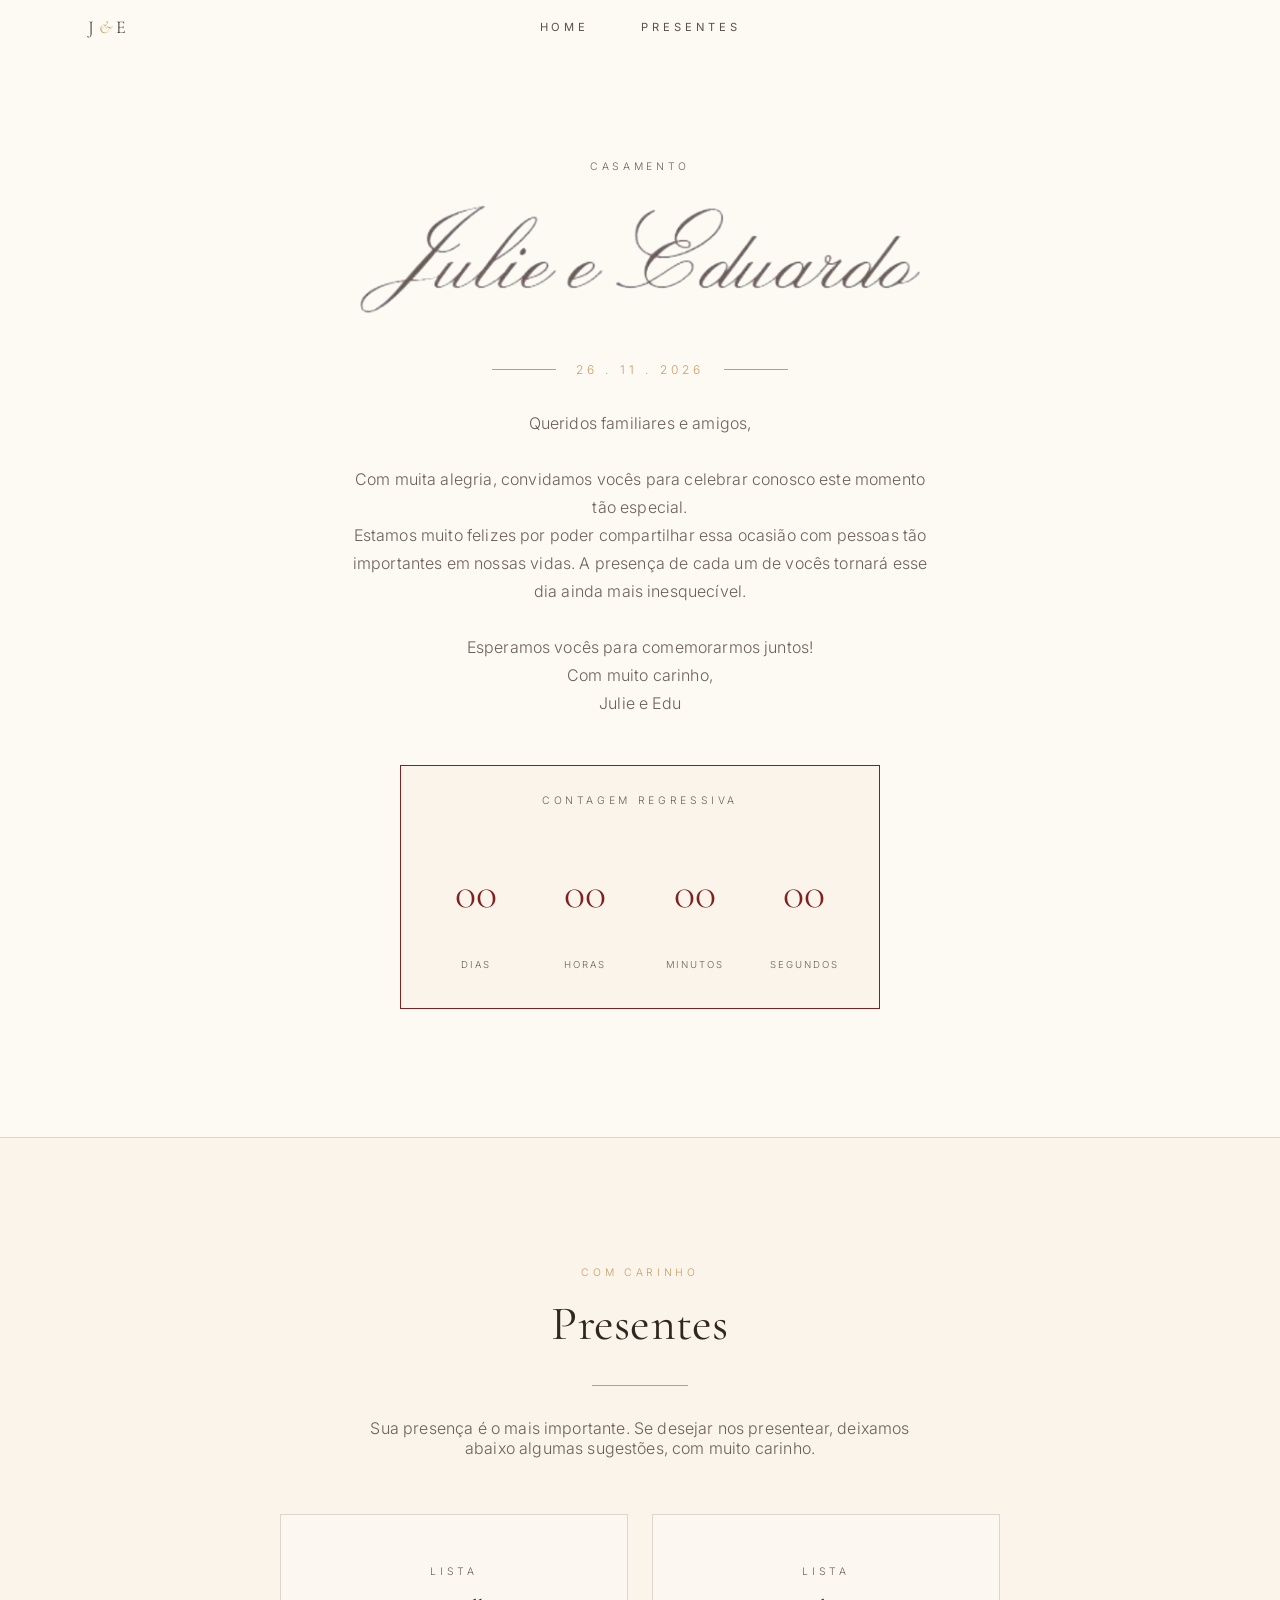
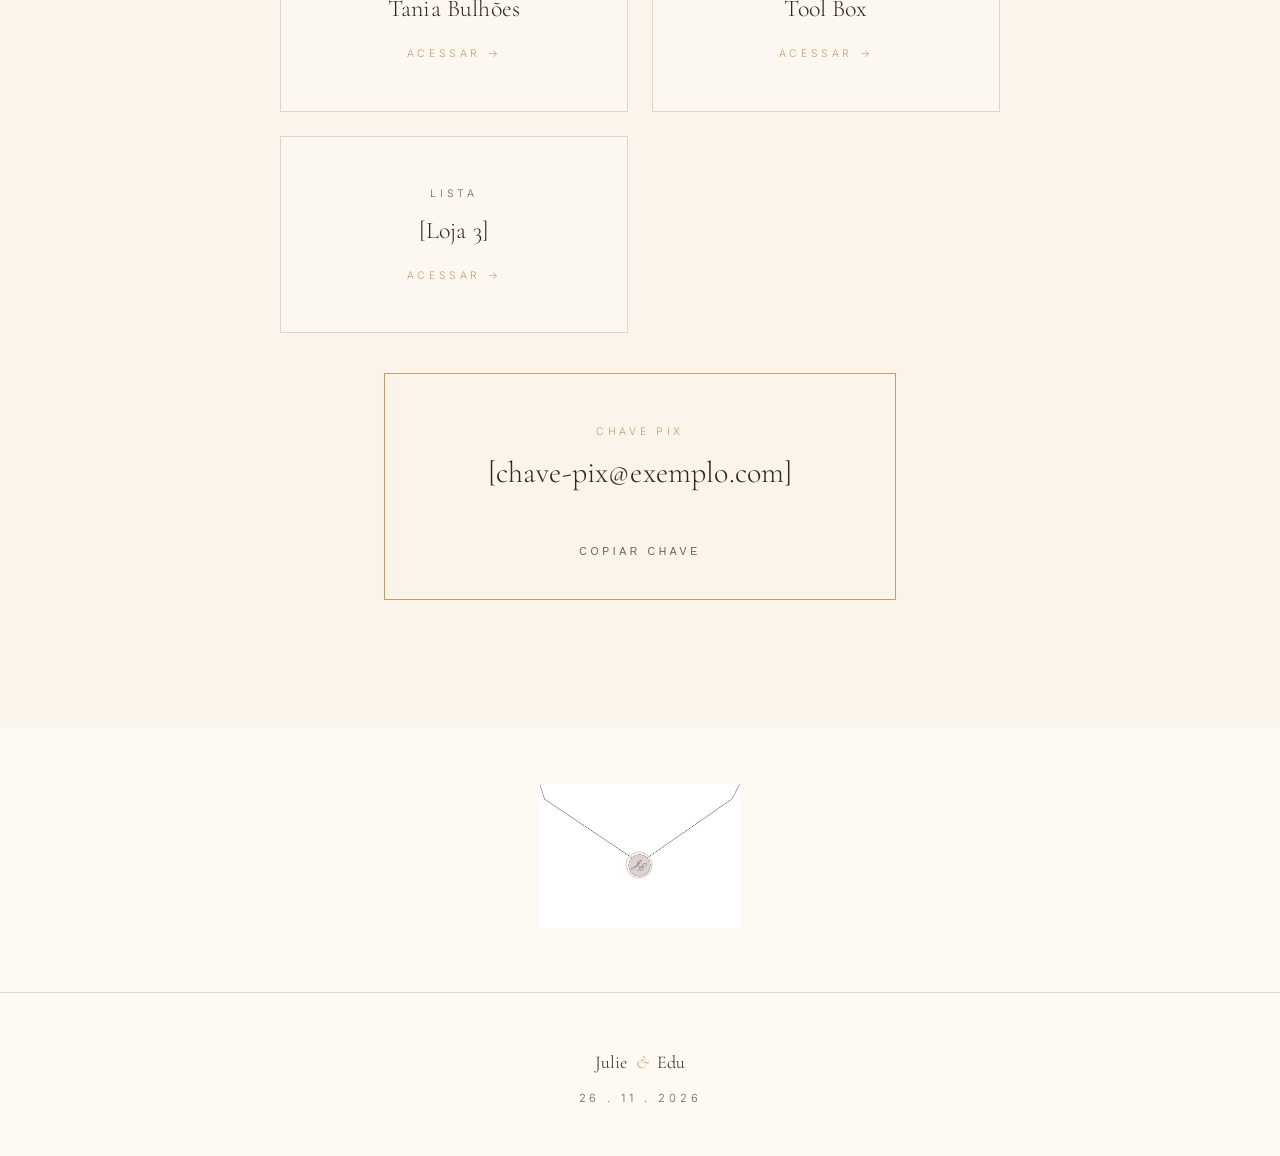
<file: Index.html>
<!DOCTYPE html>
<html lang="pt-BR">
<head>
<meta charset="UTF-8" />
<meta name="viewport" content="width=device-width, initial-scale=1.0" />
<title>Julie &amp; Edu · Nosso Casamento</title>
<meta name="description" content="Julie &amp; Edu — 26 de novembro de 2026. Confirme sua presença e veja as listas de presentes." />
<link rel="preconnect" href="https://fonts.googleapis.com">
<link rel="preconnect" href="https://fonts.gstatic.com" crossorigin>
<link href="https://fonts.googleapis.com/css2?family=Cormorant+Garamond:wght@300;400;500&family=Inter:wght@300;400;500&display=swap" rel="stylesheet">
<style>
/* ==========================================================================
   Julie & Edu — Wedding Site
   Recriado a partir do projeto Lovable original (mesmas cores, fontes e
   estrutura). Paleta em oklch(), suportada por navegadores modernos.
   ========================================================================== */

:root {
  --radius: 0.5rem;

  --background: oklch(0.985 0.008 80);
  --foreground: oklch(0.28 0.02 45);
  --card: oklch(0.98 0.01 75);
  --card-foreground: oklch(0.28 0.02 45);

  --primary: oklch(0.35 0.025 45);
  --primary-foreground: oklch(0.985 0.008 80);
  --secondary: oklch(0.94 0.015 60);
  --secondary-foreground: oklch(0.28 0.02 45);
  --muted: oklch(0.94 0.015 60);
  --muted-foreground: oklch(0.5 0.02 50);
  --accent: oklch(0.92 0.03 55);
  --accent-foreground: oklch(0.28 0.02 45);
  --border: oklch(0.88 0.015 60);

  --gold: oklch(0.72 0.09 75);
  --wine: oklch(0.4 0.13 25);
  --blush: oklch(0.9 0.04 25);
  --cream: oklch(0.97 0.015 80);

  --font-serif: "Cormorant Garamond", "Playfair Display", ui-serif, Georgia, serif;
  --font-sans: "Inter", ui-sans-serif, system-ui, sans-serif;
}

* {
  box-sizing: border-box;
}

html {
  scroll-behavior: smooth;
}

body {
  margin: 0;
  background-color: var(--background);
  color: var(--foreground);
  font-family: var(--font-sans);
  font-weight: 300;
  -webkit-font-smoothing: antialiased;
  letter-spacing: 0.01em;
}

h1, h2, h3, h4 {
  font-family: var(--font-serif);
  font-weight: 400;
  letter-spacing: 0.005em;
  margin: 0;
}

a {
  color: inherit;
  text-decoration: none;
}

.tracking-invite {
  letter-spacing: 0.35em;
}

.btn-invite {
  display: inline-flex;
  align-items: center;
  justify-content: center;
  padding: 0.9rem 2.25rem;
  font-family: var(--font-sans);
  font-size: 0.72rem;
  font-weight: 400;
  text-transform: uppercase;
  letter-spacing: 0.35em;
  color: var(--foreground);
  background: transparent;
  border: 1px solid currentColor;
  border-radius: 0;
  transition: all 400ms ease;
  cursor: pointer;
}

.btn-invite:hover {
  background: var(--primary);
  color: var(--primary-foreground);
}

.btn-invite-light {
  color: var(--cream);
}

</style>
<style>
  /* ---------- Nav ---------- */
  header {
    position: fixed;
    inset-inline: 0;
    top: 0;
    z-index: 50;
    transition: all 300ms ease;
    background: transparent;
  }
  header.scrolled {
    background: color-mix(in oklch, var(--background) 90%, transparent);
    backdrop-filter: blur(8px);
    border-bottom: 1px solid var(--border);
  }
  .nav-inner {
    position: relative;
    margin: 0 auto;
    max-width: 72rem;
    display: flex;
    align-items: center;
    justify-content: space-between;
    padding: 1rem 1.5rem;
  }
  .brand {
    font-family: var(--font-serif);
    font-size: 1.125rem;
    letter-spacing: 0.02em;
  }
  .brand .amp { font-style: italic; color: var(--gold); }

  .nav-links {
    position: absolute;
    inset-inline: 0;
    display: none;
    justify-content: center;
    gap: 2.5rem;
    pointer-events: none;
  }
  .nav-links button {
    pointer-events: auto;
    background: none;
    border: 0;
    cursor: pointer;
    font-family: var(--font-sans);
    font-size: 0.7rem;
    text-transform: uppercase;
    letter-spacing: 0.35em;
    color: color-mix(in oklch, var(--foreground) 80%, transparent);
    transition: color 200ms ease;
  }
  .nav-links button:hover { color: var(--foreground); }

  @media (min-width: 768px) {
    .nav-links { display: flex; }
    .menu-toggle { display: none; }
  }

  .menu-toggle {
    background: none;
    border: 0;
    cursor: pointer;
    color: var(--foreground);
  }

  .mobile-menu {
    display: none;
    border-top: 1px solid var(--border);
    background: var(--background);
  }
  .mobile-menu.is-open { display: block; }
  .mobile-menu nav {
    display: flex;
    flex-direction: column;
    padding: 1rem 1.5rem;
  }
  .mobile-menu button {
    background: none;
    border: 0;
    text-align: left;
    padding: 0.75rem 0;
    font-size: 0.85rem;
    text-transform: uppercase;
    letter-spacing: 0.35em;
    cursor: pointer;
    color: var(--foreground);
  }

  /* ---------- Sections ---------- */
  section { }

  .home-section {
    padding: 8rem 0 6rem;
  }
  @media (min-width: 640px) {
    .home-section { padding: 10rem 0 8rem; }
  }
  .wrap {
    margin: 0 auto;
    max-width: 48rem;
    padding: 0 1.5rem;
    text-align: center;
  }

  .eyebrow {
    font-size: 0.65rem;
    text-transform: uppercase;
    letter-spacing: 0.35em;
    color: var(--muted-foreground);
    margin: 0;
  }

  .home-title {
    margin-top: 1.5rem;
  }
  .home-title img {
    display: inline-block;
    height: auto;
    width: 100%;
    max-width: 22rem;
  }
  @media (min-width: 640px) { .home-title img { max-width: 30rem; } }
  @media (min-width: 768px) { .home-title img { max-width: 36rem; } }

  .divider {
    margin: 2rem 0;
    display: flex;
    align-items: center;
    justify-content: center;
    gap: 1.25rem;
  }
  .divider .line { height: 1px; width: 4rem; background: var(--gold); }
  .divider .label { font-size: 0.75rem; text-transform: uppercase; letter-spacing: 0.35em; color: var(--gold); }

  .intro {
    margin: 2rem auto 0;
    max-width: 36rem;
    font-size: 1rem;
    line-height: 1.75;
    color: var(--muted-foreground);
  }

  .hero-photo {
    margin-top: 4rem;
    overflow: hidden;
    border-radius: 2px;
    box-shadow: 0 25px 50px -12px color-mix(in oklch, var(--primary) 10%, transparent);
  }
  .hero-photo img {
    width: 100%;
    height: 60vh;
    object-fit: cover;
    display: block;
  }
  @media (min-width: 640px) { .hero-photo img { height: 70vh; } }

  .rsvp-section {
    border-top: 1px solid var(--border);
    border-bottom: 1px solid var(--border);
    background: var(--cream);
    padding: 6rem 0;
  }
  @media (min-width: 640px) { .rsvp-section { padding: 8rem 0; } }
  .rsvp-section .wrap { max-width: 40rem; }
  .rsvp-section h2 { margin-top: 1rem; font-size: 2.5rem; }
  @media (min-width: 640px) { .rsvp-section h2 { font-size: 3rem; } }
  .rsvp-section p.body { margin: 0 auto; max-width: 32rem; color: var(--muted-foreground); line-height: 1.75; }
  .rsvp-section .cta { margin-top: 3rem; }

  .gifts-section {
    border-top: 1px solid var(--border);
    background: var(--cream);
    padding: 6rem 0;
  }
  @media (min-width: 640px) { .gifts-section { padding: 8rem 0; } }
  .gifts-section h2 { margin-top: 1rem; font-size: 2.5rem; }
  @media (min-width: 640px) { .gifts-section h2 { font-size: 3rem; } }


  .gift-grid {
    margin-top: 3.5rem;
    display: grid;
    gap: 1.5rem;
  }
  @media (min-width: 640px) { .gift-grid { grid-template-columns: 1fr 1fr; } }

  .gift-card {
    display: block;
    border: 1px solid var(--border);
    background: var(--card);
    padding: 2.5rem;
    text-align: center;
    transition: all 200ms ease;
  }
  .gift-card:hover {
    border-color: color-mix(in oklch, var(--foreground) 40%, transparent);
    box-shadow: 0 10px 15px -3px color-mix(in oklch, var(--primary) 8%, transparent);
  }
  .gift-card .label { font-size: 0.65rem; text-transform: uppercase; letter-spacing: 0.35em; color: var(--muted-foreground); }
  .gift-card .name { margin-top: 1rem; font-family: var(--font-serif); font-size: 1.5rem; }
  .gift-card .go { margin-top: 1.5rem; font-size: 0.65rem; text-transform: uppercase; letter-spacing: 0.35em; color: var(--gold); }

  .pix-box {
    margin: 2.5rem auto 0;
    max-width: 32rem;
    border: 1px solid var(--gold);
    background: var(--cream);
    padding: 2.5rem;
    text-align: center;
  }
  .pix-box .label { font-size: 0.65rem; text-transform: uppercase; letter-spacing: 0.35em; color: var(--gold); }
  .pix-box .key { margin-top: 1rem; font-family: var(--font-serif); font-size: 1.5rem; word-break: break-all; }
  @media (min-width: 640px) { .pix-box .key { font-size: 1.875rem; } }
  .pix-box button {
    margin-top: 1.5rem;
    background: none;
    border: 0;
    cursor: pointer;
    font-size: 0.65rem;
    text-transform: uppercase;
    letter-spacing: 0.35em;
    color: var(--muted-foreground);
  }
  .pix-box button:hover { color: var(--foreground); }

  footer {
    border-top: 1px solid var(--border);
    padding: 2.5rem 0;
    text-align: center;
  }
  footer .names { font-family: var(--font-serif); font-size: 1.125rem; }
  footer .amp { margin: 0 0.5rem; font-style: italic; color: var(--gold); }
  footer .date { margin-top: 0.25rem; font-size: 0.7rem; text-transform: uppercase; letter-spacing: 0.35em; color: var(--muted-foreground); }

  /* ---------- Contagem regressiva ---------- */
  .countdown-box {
    margin: 3rem auto 0;
    max-width: 30rem;
    border: 1px solid var(--wine);
    background: var(--cream);
    padding: 1.75rem 1.5rem;
  }
  .countdown-box .label {
    text-align: center;
    font-size: 0.65rem;
    text-transform: uppercase;
    letter-spacing: 0.35em;
    color: var(--muted-foreground);
    margin: 0 0 1.25rem;
  }
  .countdown-grid {
    display: grid;
    grid-template-columns: repeat(4, 1fr);
    gap: 0.5rem;
  }
  .countdown-grid .unit { text-align: center; }
  .countdown-grid .num {
    font-family: var(--font-serif);
    font-size: 2.25rem;
    line-height: 1;
    color: var(--wine);
  }
  @media (min-width: 640px) { .countdown-grid .num { font-size: 2.75rem; } }
  .countdown-grid .unit-label {
    margin-top: 0.4rem;
    font-size: 0.6rem;
    text-transform: uppercase;
    letter-spacing: 0.2em;
    color: var(--muted-foreground);
  }

  /* ---------- Envelope / selo (mesma animação do index.html) ---------- */
  .invite-area {
    position: relative;
    margin: 3.5rem auto 4rem;
    display: flex;
    width: 100%;
    justify-content: center;
  }

  .envelope-wrap {
    position: relative;
    z-index: 0;
    width: 200px;
  }

  .envelope-img {
    width: 100%;
    height: auto;
    display: block;
    user-select: none;
    pointer-events: none;
  }

  .seal-pulse {
    position: absolute;
    left: 49.6%;
    top: 56.4%;
    width: 12%;
    aspect-ratio: 1 / 1;
    transform: translate(-50%, -50%);
    border-radius: 9999px;
    box-shadow: 0 0 0 1.5px oklch(0.88 0.03 25 / 0.9);
    animation: sealPulse 4s ease-in-out infinite;
    pointer-events: none;
  }

  @keyframes sealPulse {
    0% { transform: translate(-50%, -50%) scale(1.4); opacity: 0.85; }
    50% { transform: translate(-50%, -50%) scale(1); opacity: 0; }
    100% { transform: translate(-50%, -50%) scale(1.4); opacity: 0.85; }
  }

  .seal-button {
    position: absolute;
    inset: 0;
    background: transparent;
    border: 0;
    cursor: pointer;
  }

  .card {
    position: absolute;
    left: 50%;
    z-index: 20;
    width: 100%;
    max-width: 560px;
    top: 56%;
    transform: translate(-50%, -56%) scale(0.18);
    transform-origin: 50% 15%;
    opacity: 0;
    pointer-events: none;
    transition: opacity 2.6s cubic-bezier(0.16, 1, 0.3, 1),
                transform 2.6s cubic-bezier(0.16, 1, 0.3, 1);
  }

  .card.is-open {
    opacity: 1;
    transform: translate(-50%, -56%) scale(1);
    pointer-events: auto;
  }

  .backface {
    position: relative;
    width: 100%;
  }

  .backface-img {
    width: 100%;
    height: auto;
    display: block;
    user-select: none;
  }

  .name-button {
    position: absolute;
    background: transparent;
    border: 0;
    cursor: pointer;
    left: 50%;
    top: 51.9%;
    width: 38%;
    height: 16%;
    transform: translate(-50%, -50%);
  }

  .name-contour {
    position: absolute;
    left: 50%;
    top: 50%;
    width: 100%;
    transform: translate(-50%, -50%);
    pointer-events: none;
    user-select: none;
    animation: namePulse 4s ease-in-out infinite;
  }

  @keyframes namePulse {
    0% { transform: translate(-50%, -50%) scale(1.15); opacity: 0.9; }
    50% { transform: translate(-50%, -50%) scale(1); opacity: 0; }
    100% { transform: translate(-50%, -50%) scale(1.15); opacity: 0.9; }
  }

</style>
</head>
<body>

<header id="siteHeader">
  <div class="nav-inner">
    <a href="index.html" class="brand">J <span class="amp">&amp;</span> E</a>

    <nav class="nav-links">
      <button data-target="home">Home</button>
      <button data-target="presentes">Presentes</button>
    </nav>

    <button class="menu-toggle" id="menuToggle" aria-label="Menu">☰</button>
  </div>

  <div class="mobile-menu" id="mobileMenu">
    <nav>
      <button data-target="home">Home</button>
      <button data-target="presentes">Presentes</button>
    </nav>
  </div>
</header>

<section id="home" class="home-section">
  <div class="wrap">
    <p class="eyebrow">Casamento</p>
    <h1 class="home-title">
      <img src="[data-uri]" alt="Julie e Eduardo" />
    </h1>

    <div class="divider">
      <span class="line"></span>
      <span class="label">26 . 11 . 2026</span>
      <span class="line"></span>
    </div>


    <p class="intro">
      Queridos familiares e amigos,<br /><br />
      Com muita alegria, convidamos vocês para celebrar conosco este momento tão
      especial.<br />
      Estamos muito felizes por poder compartilhar essa ocasião com pessoas tão
      importantes em nossas vidas. A presença de cada um de vocês tornará esse
      dia ainda mais inesquecível.<br /><br />
      Esperamos vocês para comemorarmos juntos!<br />
      Com muito carinho,<br />
      Julie e Edu
    </p>

    <div class="countdown-box">
      <p class="label">Contagem regressiva</p>
      <div class="countdown-grid">
        <div class="unit"><p class="num" id="cdDays">00</p><p class="unit-label">Dias</p></div>
        <div class="unit"><p class="num" id="cdHours">00</p><p class="unit-label">Horas</p></div>
        <div class="unit"><p class="num" id="cdMinutes">00</p><p class="unit-label">Minutos</p></div>
        <div class="unit"><p class="num" id="cdSeconds">00</p><p class="unit-label">Segundos</p></div>
      </div>
    </div>
  </div>
</section>

<section id="presentes" class="gifts-section">
  <div class="wrap">
    <p class="eyebrow" style="color: var(--gold);">Com carinho</p>
    <h2>Presentes</h2>
    <div class="divider" style="gap:0;"><span class="line" style="width:6rem;"></span></div>
    <p class="body" style="max-width:36rem; margin: 0 auto; color: var(--muted-foreground);">
      Sua presença é o mais importante. Se desejar nos presentear, deixamos
      abaixo algumas sugestões, com muito carinho.
    </p>

    <!-- Troque nome/link/imagem de cada card pelas lojas reais escolhidas por vocês -->
    <div class="gift-grid" id="giftGrid">
      <a class="gift-card" href="https://www.taniabulhoes.com.br/casa/aromatizadores-de-ambiente/difusores" target="_blank" rel="noopener noreferrer">
        <p class="label">Lista</p>
        <p class="name">Tania Bulhões</p>
        <p class="go">Acessar →</p>
      </a>
      <a class="gift-card" href="https://www.tbox.com.br/" target="_blank" rel="noopener noreferrer">
        <p class="label">Lista</p>
        <p class="name">Tool Box</p>
        <p class="go">Acessar →</p>
      </a>
      <a class="gift-card" href="#" target="_blank" rel="noopener noreferrer">
        <p class="label">Lista</p>
        <p class="name">[Loja 3]</p>
        <p class="go">Acessar →</p>
      </a>
    </div>

    <div class="pix-box">
      <p class="label">Chave Pix</p>
      <p class="key" id="pixKey">[chave-pix@exemplo.com]</p>
      <button id="copyPix">Copiar chave</button>
    </div>
  </div>
</section>

<div class="invite-area">
      <div class="envelope-wrap">
        <img class="envelope-img" src="[data-uri]" alt="" />
        <span class="seal-pulse" id="sealPulse2" aria-hidden="true"></span>
        <button class="seal-button" id="openBtn2" aria-label="Abrir convite"></button>
      </div>

      <div class="card" id="card2">
        <div class="backface">
          <img class="backface-img" src="[data-uri]" alt="" />
          <button class="name-button" id="enterBtn2" aria-label="Ver convite">
            <img class="name-contour" src="[data-uri]" alt="" />
          </button>
        </div>
      </div>
    </div>

<footer>
  <p class="names">Julie<span class="amp">&amp;</span>Edu</p>
  <p class="date">26 . 11 . 2026</p>
</footer>

<script>
  const header = document.getElementById('siteHeader');
  const menuToggle = document.getElementById('menuToggle');
  const mobileMenu = document.getElementById('mobileMenu');

  function onScroll() {
    header.classList.toggle('scrolled', window.scrollY > 20);
  }
  onScroll();
  window.addEventListener('scroll', onScroll);

  menuToggle.addEventListener('click', () => {
    mobileMenu.classList.toggle('is-open');
    menuToggle.textContent = mobileMenu.classList.contains('is-open') ? '✕' : '☰';
  });

  document.querySelectorAll('[data-target]').forEach((btn) => {
    btn.addEventListener('click', () => {
      const id = btn.getAttribute('data-target');
      document.getElementById(id)?.scrollIntoView({ behavior: 'smooth', block: 'start' });
      mobileMenu.classList.remove('is-open');
      menuToggle.textContent = '☰';
    });
  });

  document.getElementById('copyPix').addEventListener('click', () => {
    const key = document.getElementById('pixKey').textContent;
    navigator.clipboard?.writeText(key);
  });

  // ---------- Contagem regressiva ----------
  // Ajuste o horário exato da cerimônia quando souberem (hoje está 18h, horário de Brasília).
  const weddingDate = new Date('2026-11-26T18:00:00-03:00').getTime();

  function pad(n) { return String(n).padStart(2, '0'); }

  function updateCountdown() {
    const now = Date.now();
    const diff = Math.max(0, weddingDate - now);

    const days = Math.floor(diff / (1000 * 60 * 60 * 24));
    const hours = Math.floor((diff / (1000 * 60 * 60)) % 24);
    const minutes = Math.floor((diff / (1000 * 60)) % 60);
    const seconds = Math.floor((diff / 1000) % 60);

    document.getElementById('cdDays').textContent = pad(days);
    document.getElementById('cdHours').textContent = pad(hours);
    document.getElementById('cdMinutes').textContent = pad(minutes);
    document.getElementById('cdSeconds').textContent = pad(seconds);
  }
  updateCountdown();
  setInterval(updateCountdown, 1000);

  // ---------- Envelope / selo (mesma animação do index.html) ----------
  const openBtn2 = document.getElementById('openBtn2');
  const sealPulse2 = document.getElementById('sealPulse2');
  const card2 = document.getElementById('card2');

  openBtn2.addEventListener('click', () => {
    sealPulse2.style.display = 'none';
    openBtn2.style.display = 'none';
    card2.classList.add('is-open');
  });

  // Clicar fora do convite aberto fecha ele de novo, liberando o site
  document.addEventListener('click', (e) => {
    const isOpen = card2.classList.contains('is-open');
    const clickedInside = card2.contains(e.target) || e.target.closest('.envelope-wrap');
    if (isOpen && !clickedInside) {
      card2.classList.remove('is-open');
      sealPulse2.style.display = '';
      openBtn2.style.display = '';
    }
  });
</script>
</body>
</html>
</file>
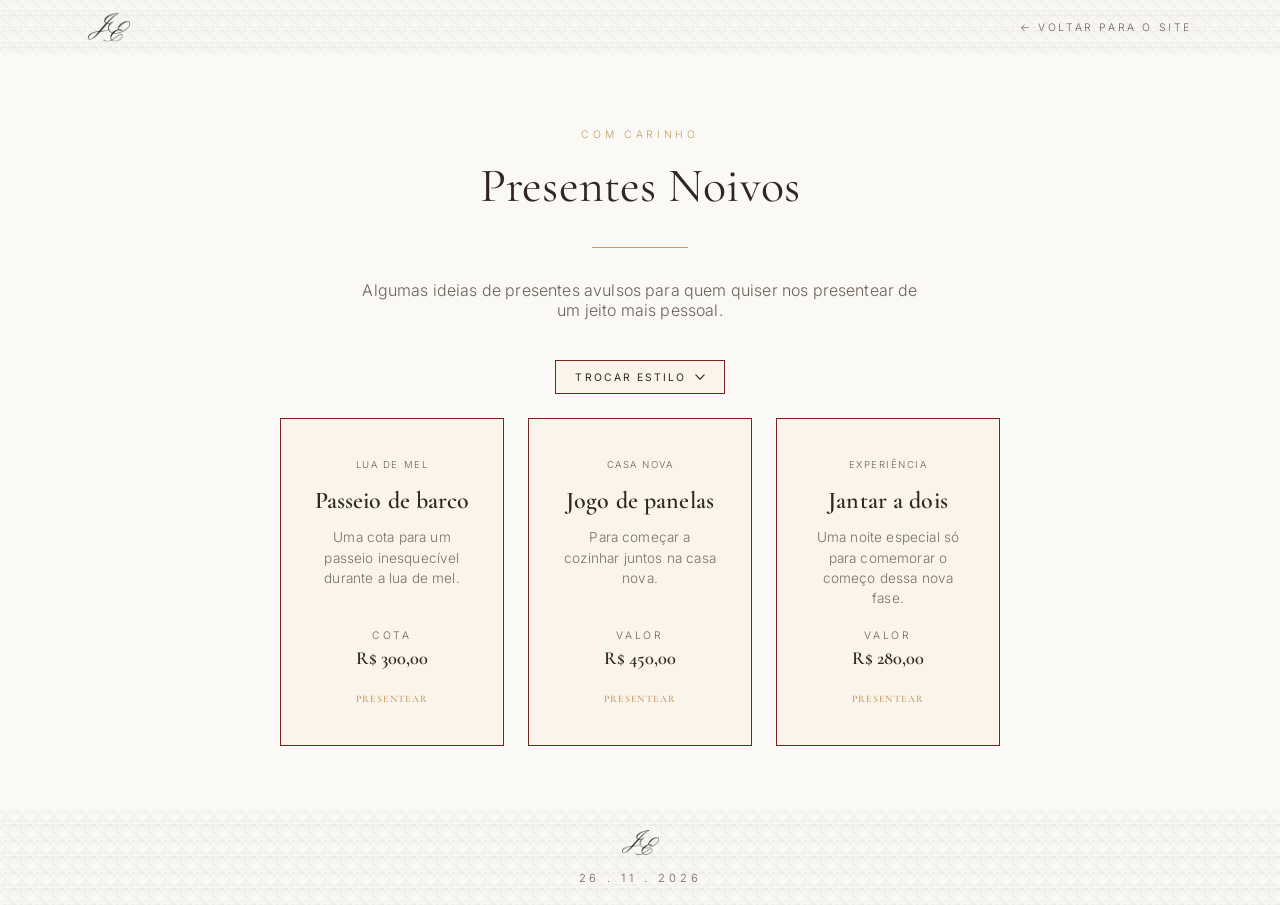
<file: presentes-noivos.html>
<!DOCTYPE html>
<html lang="pt-BR">
<head>
<meta charset="UTF-8" />
<meta name="viewport" content="width=device-width, initial-scale=1.0" />
<title>Presentes Noivos · Julie &amp; Edu</title>
<meta name="description" content="Julie &amp; Edu — ideias de presentes avulsos para quem quiser presentear o casal." />
<link rel="preconnect" href="https://fonts.googleapis.com">
<link rel="preconnect" href="https://fonts.gstatic.com" crossorigin>
<link href="https://fonts.googleapis.com/css2?family=Cormorant+Garamond:wght@300;400;500&family=Inter:wght@300;400;500&family=Playfair+Display:wght@400;500;600&family=Jost:wght@300;400;500&family=Cardo:wght@400;700&family=Work+Sans:wght@300;400;500&family=Marcellus&family=Karla:wght@300;400;500&family=EB+Garamond:wght@400;500;600&family=Poppins:wght@300;400;500&family=Prata&family=Nunito+Sans:wght@300;400;500&family=Italiana&family=Montserrat:wght@300;400;500&family=Cinzel:wght@400;500;600&family=Raleway:wght@300;400;500&family=Great+Vibes&family=Parisienne&family=Alex+Brush&family=Sacramento&display=swap" rel="stylesheet">
<style>
/* ==========================================================================
   Julie & Edu — Wedding Site
   Recriado a partir do projeto Lovable original (mesmas cores, fontes e
   estrutura). Paleta em oklch(), suportada por navegadores modernos.
   ========================================================================== */

@font-face {
  font-family: "Lucia BT";
  src: url([data-uri]) format("truetype");
  font-weight: normal;
  font-style: normal;
  font-display: swap;
}

:root {
  --radius: 0.5rem;

  --background: oklch(0.985 0.008 80);
  --background-flat: #f0eee5;
  --foreground: oklch(0.28 0.02 45);
  --card: oklch(0.98 0.01 75);
  --card-foreground: oklch(0.28 0.02 45);

  --primary: oklch(0.35 0.025 45);
  --primary-foreground: oklch(0.985 0.008 80);
  --secondary: oklch(0.94 0.015 60);
  --secondary-foreground: oklch(0.28 0.02 45);
  --muted: oklch(0.94 0.015 60);
  --muted-foreground: oklch(0.5 0.02 50);
  --accent: oklch(0.92 0.03 55);
  --accent-foreground: oklch(0.28 0.02 45);
  --border: oklch(0.88 0.015 60);

  --gold: oklch(0.72 0.09 75);
  --wine: oklch(0.4 0.13 25);
  --blush: oklch(0.9 0.04 25);
  --cream: oklch(0.97 0.015 80);

  --font-serif: "Cormorant Garamond", "Playfair Display", ui-serif, Georgia, serif;
  --font-sans: "Inter", ui-sans-serif, system-ui, sans-serif;
  --trellis-img: url([data-uri]);
  --logo-img: url([data-uri]);
}

* {
  box-sizing: border-box;
}

html {
  scroll-behavior: smooth;
}

body {
  margin: 0;
  overflow-x: hidden;
  background-color: var(--background);
  color: var(--foreground);
  font-family: var(--font-sans);
  font-weight: 300;
  -webkit-font-smoothing: antialiased;
  letter-spacing: 0.01em;
}



h1, h2, h3, h4 {
  font-family: var(--font-serif);
  font-weight: 400;
  letter-spacing: 0.005em;
  margin: 0;
}

a {
  color: inherit;
  text-decoration: none;
}

.tracking-invite {
  letter-spacing: 0.35em;
}

.btn-invite {
  display: inline-flex;
  align-items: center;
  justify-content: center;
  padding: 0.9rem 2.25rem;
  font-family: var(--font-sans);
  font-size: 0.72rem;
  font-weight: 400;
  text-transform: uppercase;
  letter-spacing: 0.35em;
  color: var(--foreground);
  background: transparent;
  border: 1px solid currentColor;
  border-radius: 0;
  transition: all 400ms ease;
  cursor: pointer;
}

.btn-invite:hover {
  background: var(--primary);
  color: var(--primary-foreground);
}

.btn-invite-light {
  color: var(--cream);
}

</style>
<style>
  /* ---------- Nav ---------- */
  header {
    position: fixed;
    inset-inline: 0;
    top: 0;
    z-index: 50;
    transition: all 300ms ease;
    background-color: var(--background);
    overflow: hidden;
    /* Padrão: sem linha vinho no header. */
    border-bottom: none;
  }
  /* Versão com treliça: mantém a linha (comportamento original, inalterado). */
  html[data-trellis-sides="on"] header { border-bottom: 1px solid var(--wine); }
  header::before {
    content: "";
    position: absolute;
    inset: -4px;
    background-image: var(--trellis-img);
    background-repeat: repeat;
    background-size: 32px 32px;
    opacity: 1;
    pointer-events: none;
  }
  .nav-inner { position: relative; z-index: 1; }
  header.scrolled {
    box-shadow: 0 2px 10px rgba(0,0,0,0.06);
  }
  html[data-trellis-sides="on"] header.scrolled { border-bottom: 1px solid var(--wine); }
  .nav-inner {
    position: relative;
    margin: 0 auto;
    max-width: 72rem;
    display: flex;
    align-items: center;
    justify-content: space-between;
    padding: 1rem 1.5rem;
    height: 3.4rem;
  }
  .brand {
    font-family: var(--font-serif);
    font-size: 1.125rem;
    letter-spacing: 0.02em;
    display: flex;
    align-items: center;
    position: relative;
    height: 1.4rem;
    width: 2.05rem;
    flex-shrink: 0;
  }
  .logo-mark {
    display: block;
    background-color: #000;
    mask-image: var(--logo-img);
    -webkit-mask-image: var(--logo-img);
    mask-repeat: no-repeat;
    -webkit-mask-repeat: no-repeat;
    mask-position: center;
    -webkit-mask-position: center;
    mask-size: contain;
    -webkit-mask-size: contain;
  }
  .brand .logo-mark {
    position: absolute;
    left: 0;
    top: 50%;
    transform: translateY(-50%);
    height: 1.8rem;
    width: 2.64rem;
  }
  .brand .amp { font-style: italic; color: var(--gold); }

  .nav-links {
    position: absolute;
    inset-inline: 0;
    display: flex;
    justify-content: center;
    gap: 1rem;
    pointer-events: none;
  }
  .nav-links button {
    pointer-events: auto;
    background: none;
    border: 0;
    cursor: pointer;
    font-family: var(--font-sans);
    font-size: 0.6rem;
    text-transform: uppercase;
    letter-spacing: 0.12em;
    color: color-mix(in oklch, var(--foreground) 80%, transparent);
    transition: color 200ms ease;
    white-space: nowrap;
  }
  .nav-links button:hover { color: var(--foreground); }

  .menu-toggle { display: none; }
  .mobile-menu { display: none !important; }

  @media (min-width: 768px) {
    .nav-links { gap: 2.5rem; }
    .nav-links button { font-size: 0.7rem; letter-spacing: 0.35em; }
  }

  .menu-toggle {
    background: none;
    border: 0;
    cursor: pointer;
    color: var(--foreground);
  }

  .mobile-menu {
    display: none;
    border-top: 1px solid var(--border);
    background: var(--background);
  }
  .mobile-menu.is-open { display: block; }
  .mobile-menu nav {
    display: flex;
    flex-direction: column;
    padding: 1rem 1.5rem;
  }
  .mobile-menu button {
    background: none;
    border: 0;
    text-align: left;
    padding: 0.75rem 0;
    font-size: 0.85rem;
    text-transform: uppercase;
    letter-spacing: 0.35em;
    cursor: pointer;
    color: var(--foreground);
  }

  /* ---------- Botão lateral: layout "Presentes Noivos" ---------- */
  .side-toggle {
    position: fixed;
    left: 1rem;
    top: 50%;
    transform: translateY(-50%);
    z-index: 40;
    display: flex;
    flex-direction: column;
    align-items: center;
    gap: 0.6rem;
    background: var(--cream);
    border: 1px solid var(--wine);
    padding: 0.85rem 0.6rem;
    cursor: pointer;
    font-family: var(--font-sans);
    box-shadow: 0 4px 12px rgba(0,0,0,0.08);
  }
  .side-toggle-label {
    font-size: 0.55rem;
    text-transform: uppercase;
    letter-spacing: 0.15em;
    line-height: 1.4;
    color: var(--muted-foreground);
    text-align: center;
  }
  .side-toggle-track {
    position: relative;
    width: 2.9rem;
    height: 1.6rem;
    border-radius: 999px;
    background: var(--border);
    transition: background 200ms ease;
  }
  .side-toggle-thumb {
    position: absolute;
    top: 2px;
    left: 2px;
    width: 1.2rem;
    height: 1.2rem;
    border-radius: 50%;
    background: #fff;
    box-shadow: 0 1px 3px rgba(0,0,0,0.3);
    transition: transform 200ms ease;
  }
  .side-toggle[aria-pressed="true"] .side-toggle-track { background: #4b2436; }
  .side-toggle[aria-pressed="true"] .side-toggle-thumb { transform: translateX(1.3rem); }
  @media (min-width: 640px) {
    .side-toggle { padding: 1rem 0.75rem; gap: 0.7rem; }
    .side-toggle-track { width: 3.4rem; height: 1.85rem; }
    .side-toggle-thumb { width: 1.45rem; height: 1.45rem; }
    .side-toggle[aria-pressed="true"] .side-toggle-thumb { transform: translateX(1.55rem); }
  }

  .divider {
    margin: 2rem 0;
    display: flex;
    align-items: center;
    justify-content: center;
    gap: 1.25rem;
  }
  .divider .line { height: 1px; width: 4rem; background: var(--gold); }
  .divider .label { font-size: 0.75rem; text-transform: uppercase; letter-spacing: 0.35em; color: var(--gold); }
  .wrap {
    margin: 0 auto;
    max-width: 48rem;
    padding: 0 1.5rem;
    text-align: center;
  }
  .eyebrow {
    font-size: 0.65rem;
    text-transform: uppercase;
    letter-spacing: 0.35em;
    color: var(--muted-foreground);
    margin: 0;
  }
  .gifts-section {
    background: #faf9f5;
    /* Espaço reduzido acima de "Com carinho"/"Presentes" e abaixo da
       caixa Pix (só o respiro padrão de 3rem, sem o excesso de 6-8rem),
       em ambas as versões (padrão e com treliça). */
    padding: 3rem 0;
    position: relative;
    overflow: hidden;
  }
  .gifts-section::before {
    content: "";
    position: absolute;
    inset: -4px;
    background-image: var(--trellis-img);
    background-repeat: repeat;
    background-size: 48px 48px;
    opacity: 0;
    pointer-events: none;
    z-index: 0;
  }
  html[data-trellis-sides="on"] .gifts-section::before {
    opacity: 1;
  }
  .gifts-section::after {
    /* Padrão: sem o retângulo/moldura vinho, como era antes. Só aparece
       com o switch "Treliça em Home/Presentes" ligado. */
    content: none;
  }
  html[data-trellis-sides="on"] .gifts-section::after {
    content: "";
    position: absolute;
    top: 0;
    bottom: 0;
    left: 50%;
    transform: translateX(-50%);
    width: min(63rem, calc(100% - 3rem));
    background: #faf9f5;
    border: 1px solid var(--wine);
    z-index: 0;
    pointer-events: none;
  }
  .gifts-section .wrap {
    position: relative;
    z-index: 1;
  }
  .gifts-section h2 { margin-top: 1rem; font-size: 2.5rem; }
  @media (min-width: 640px) { .gifts-section h2 { font-size: 3rem; } }
  /* ---------- Presentes avulsos: caixa com 9 opções, mesmo switcher
       "Trocar" do teste-caixa.html (Modoeditor), adaptado às cores/fontes
       do site. Opção 08 = visual original ("Painel centralizado"),
       mantida como padrão ao abrir o site. ---------- */
  .cash-gifts { margin-top: 3.5rem; display: none; }
  html[data-noivos-layout="on"] .cash-gifts { display: block; }

  .gift-switcher { position: relative; display: flex; justify-content: center; }
  .gift-trocar {
    display: inline-flex;
    align-items: center;
    gap: 0.5rem;
    padding: 0.6rem 1.2rem;
    background: var(--cream);
    border: 1px solid var(--wine);
    font-family: var(--font-sans);
    font-size: 0.65rem;
    text-transform: uppercase;
    letter-spacing: 0.2em;
    color: var(--foreground);
    cursor: pointer;
  }
  .gift-trocar svg { width: 10px; height: 10px; transition: transform 180ms ease; }
  .gift-trocar[aria-expanded="true"] svg { transform: rotate(180deg); }
  .gift-menu {
    position: absolute;
    top: calc(100% + 0.5rem);
    left: 50%;
    transform: translateX(-50%);
    background: var(--cream);
    border: 1px solid var(--wine);
    display: flex;
    flex-direction: column;
    gap: 2px;
    width: 17rem;
    max-width: 84vw;
    max-height: 20rem;
    overflow-y: auto;
    z-index: 5;
    padding: 0.4rem;
    box-shadow: 0 16px 32px -18px rgba(0,0,0,0.35);
  }
  .gift-menu[hidden] { display: none !important; }
  .gift-menu button {
    all: unset;
    box-sizing: border-box;
    display: flex;
    align-items: center;
    justify-content: space-between;
    gap: 0.6rem;
    padding: 0.55rem 0.7rem;
    font-family: var(--font-sans);
    font-size: 0.72rem;
    color: var(--muted-foreground);
    cursor: pointer;
  }
  .gift-menu button:hover, .gift-menu button:focus-visible { background: var(--background); color: var(--foreground); }
  .gift-menu button[aria-checked="true"] { color: var(--foreground); font-weight: 600; }
  .gift-menu button[aria-checked="true"]::after { content: "✓"; color: var(--gold); }
  .gift-hint {
    font-size: 0.72rem;
    color: var(--muted-foreground);
    text-align: center;
    max-width: 34ch;
    margin: 0.85rem auto 0;
    min-height: 1.4em;
  }

  .cash-gift-grid {
    margin-top: 1.5rem;
    display: flex;
    flex-wrap: wrap;
    justify-content: center;
    gap: 1.5rem;
  }
  .cash-gift-grid .gift { width: auto; flex: 1 1 100%; }
  @media (min-width: 640px) {
    .cash-gift-grid .gift { flex: 0 1 calc(33.333% - 1rem); }
  }

  /* Estrutura base, comum a todas as opções */
  .gift {
    box-sizing: border-box;
    display: flex;
    flex-direction: column;
    text-align: left;
    background: var(--cream);
    border: 1px solid var(--wine);
    transition: border-color 240ms ease, transform 240ms ease, background 240ms ease;
  }
  .gift .gvisual { position: relative; overflow: hidden; aspect-ratio: 4/3; background: var(--cream); }
  .gift .gvisual::before {
    content: "";
    position: absolute;
    inset: 0;
    background-image: var(--trellis-img);
    background-repeat: repeat;
    background-size: 32px 32px;
    transition: transform 500ms ease;
  }
  .gift .gbody { padding: 1.3rem 1.2rem 1.4rem; display: flex; flex-direction: column; flex: 1; }
  .gift .gcat { margin: 0; font-family: var(--font-sans); font-size: 0.6rem; letter-spacing: 0.16em; text-transform: uppercase; color: var(--muted-foreground); transition: color 240ms ease; }
  .gift .gname { margin: 0.55rem 0 0; font-family: var(--font-serif); font-style: italic; font-size: 1.2rem; color: var(--foreground); transition: color 240ms ease; }
  .gift .gdesc { margin: 0.55rem 0 0; font-size: 0.8rem; line-height: 1.6; color: var(--muted-foreground); opacity: 0.9; flex: 1; transition: color 240ms ease; }
  .gift .gfooter { margin-top: 1.1rem; display: flex; align-items: center; justify-content: space-between; gap: 0.85rem; }
  .gift .gprice { margin: 0; font-family: var(--font-serif); font-size: 1rem; color: var(--foreground); transition: color 240ms ease; }
  .gift .gprice small { display: block; font-family: var(--font-sans); font-size: 0.55rem; letter-spacing: 0.14em; text-transform: uppercase; color: var(--muted-foreground); opacity: 0.85; }
  .gift .ggo {
    all: unset;
    box-sizing: border-box;
    padding: 0.55rem 1rem;
    font-family: var(--font-serif);
    font-weight: 600;
    font-size: 0.62rem;
    letter-spacing: 0.14em;
    text-transform: uppercase;
    color: #f6e5ba;
    background: #4b2436;
    border: 1px solid #4b2436;
    cursor: pointer;
    white-space: nowrap;
    transition: opacity 200ms ease;
    display: inline-block;
  }
  .gift .ggo:hover { opacity: 0.82; }

  /* 01 · Cartão R&G: foto com moldura interna e zoom leve */
  [data-gift-style="1"] .gift { position: relative; }
  [data-gift-style="1"] .gift::before { content: ""; position: absolute; inset: 7px; border: 1px solid transparent; pointer-events: none; transition: border-color 250ms ease; z-index: 2; }
  [data-gift-style="1"] .gift:hover { border-color: #4b2436; transform: translateY(-3px); }
  [data-gift-style="1"] .gift:hover::before { border-color: var(--wine); }
  [data-gift-style="1"] .gift:hover .gvisual::before { transform: scale(1.045); }

  /* 02 · Painel sem foto, preenche ao passar o mouse */
  [data-gift-style="2"] .gift .gvisual { display: none; }
  [data-gift-style="2"] .gift .gbody { padding: 1.6rem 1.4rem; }
  [data-gift-style="2"] .gift:hover { background: #4b2436; border-color: #4b2436; }
  [data-gift-style="2"] .gift:hover .gcat, [data-gift-style="2"] .gift:hover .gname, [data-gift-style="2"] .gift:hover .gdesc, [data-gift-style="2"] .gift:hover .gprice, [data-gift-style="2"] .gift:hover .gprice small { color: #f6e5ba; }
  [data-gift-style="2"] .gift:hover .ggo { background: var(--cream); border-color: var(--cream); color: #4b2436; }

  /* 03 · Medalhão circular, conteúdo centralizado */
  [data-gift-style="3"] .gift { align-items: center; text-align: center; border: none; background: transparent; }
  [data-gift-style="3"] .gift .gvisual { width: 150px; aspect-ratio: 1; border-radius: 50%; border: 1px solid var(--wine); transition: border-color 240ms ease, transform 240ms ease; }
  [data-gift-style="3"] .gift .gbody { align-items: center; }
  [data-gift-style="3"] .gift .gfooter { flex-direction: column; gap: 0.6rem; }
  [data-gift-style="3"] .gift:hover .gvisual { border-color: #4b2436; transform: scale(1.04); }

  /* 04 · Bilhete de cantos recortados */
  [data-gift-style="4"] .gift { clip-path: polygon(14px 0,calc(100% - 14px) 0,100% 14px,100% calc(100% - 14px),calc(100% - 14px) 100%,14px 100%,0 calc(100% - 14px),0 14px); }
  [data-gift-style="4"] .gift:hover { background: #4b2436; border-color: #4b2436; }
  [data-gift-style="4"] .gift:hover .gcat, [data-gift-style="4"] .gift:hover .gname, [data-gift-style="4"] .gift:hover .gdesc, [data-gift-style="4"] .gift:hover .gprice, [data-gift-style="4"] .gift:hover .gprice small { color: #f6e5ba; }

  /* 05 · Postal, borda tracejada */
  [data-gift-style="5"] .gift { border: 2px dashed var(--wine); }
  [data-gift-style="5"] .gift:hover { border-color: #4b2436; }

  /* 06 · Divisor em onda entre foto e corpo */
  [data-gift-style="6"] .gift .gvisual { overflow: visible; }
  [data-gift-style="6"] .gift .gbody { position: relative; margin-top: -13px; background: var(--cream); clip-path: polygon(0 13px,8% 0,16% 13px,24% 0,32% 13px,40% 0,48% 13px,56% 0,64% 13px,72% 0,80% 13px,88% 0,96% 13px,100% 0,100% 100%,0 100%); padding-top: 1.7rem; }
  [data-gift-style="6"] .gift:hover { border-color: #4b2436; }

  /* 07 · Minimalista: sem borda, sublinhado no nome */
  [data-gift-style="7"] .gift { border: none; background: transparent; }
  [data-gift-style="7"] .gift .gvisual { border-radius: 4px; }
  [data-gift-style="7"] .gift .gname { position: relative; display: inline-block; }
  [data-gift-style="7"] .gift .gname::after { content: ""; position: absolute; left: 0; bottom: -3px; width: 0; height: 1px; background: #4b2436; transition: width 260ms ease; }
  [data-gift-style="7"] .gift:hover .gname::after { width: 100%; }
  [data-gift-style="7"] .gift .ggo { background: transparent; color: #4b2436; border-color: #4b2436; }
  [data-gift-style="7"] .gift:hover .ggo { background: #4b2436; color: #f6e5ba; }

  /* 08 · Painel centralizado (padrão do site) */
  [data-gift-style="8"] .gift { text-align: center; padding: 2.5rem 2rem; }
  [data-gift-style="8"] .gift .gvisual { display: none; }
  [data-gift-style="8"] .gift .gbody { padding: 0; align-items: center; }
  [data-gift-style="8"] .gift .gname { margin-top: 1rem; font-family: var(--font-serif); font-style: normal; font-weight: 600; font-size: 1.5rem; }
  [data-gift-style="8"] .gift .gdesc { margin-top: 0.75rem; font-size: 0.85rem; line-height: 1.5; text-align: center; }
  [data-gift-style="8"] .gift .gfooter { flex-direction: column; align-items: center; gap: 0; margin-top: 1.25rem; }
  [data-gift-style="8"] .gift .gprice { margin-top: 0; font-size: 0.65rem; letter-spacing: 0.25em; text-transform: uppercase; }
  [data-gift-style="8"] .gift .gprice small { display: block; font-size: inherit; letter-spacing: inherit; opacity: 1; }
  [data-gift-style="8"] .gift .gprice strong { display: block; margin-top: 0.3rem; font-family: var(--font-serif); font-weight: 600; font-size: 1.15rem; text-transform: none; letter-spacing: normal; }
  [data-gift-style="8"] .gift .ggo { margin-top: 1.5rem; background: none; border: 0; padding: 0; color: var(--gold); }
  [data-gift-style="8"] .gift:hover { background: #4b2436; border-color: #4b2436; }
  [data-gift-style="8"] .gift:hover .gcat, [data-gift-style="8"] .gift:hover .gname, [data-gift-style="8"] .gift:hover .gdesc, [data-gift-style="8"] .gift:hover .gprice, [data-gift-style="8"] .gift:hover .gprice small, [data-gift-style="8"] .gift:hover .ggo { color: #f6e5ba; }

  /* 09 · Foto circular (paleta própria, como o raqueleguga.com.br) */
  [data-gift-style="9"] .gift { background: #fffdf3; border-color: rgba(74,18,20,0.12); }
  [data-gift-style="9"] .gift:hover { border-color: #5c2a2c; transform: translateY(-3px); }
  [data-gift-style="9"] .gift .gvisual { position: relative; aspect-ratio: 1/1; overflow: visible; background: none; }
  [data-gift-style="9"] .gift .gvisual::before { content: ""; position: absolute; inset: 21%; border-radius: 50%; background-image: var(--trellis-img); background-repeat: repeat; background-size: 24px 24px; background-color: #f2ecd4; transition: transform 500ms ease; }
  [data-gift-style="9"] .gift:hover .gvisual::before { transform: scale(1.06); }
  [data-gift-style="9"] .gift .gbody { padding: 1.5rem 1.4rem 1.6rem; }
  [data-gift-style="9"] .gift .gcat { margin-top: 0; font-family: var(--font-sans); font-size: 0.6rem; letter-spacing: 0.18em; text-transform: uppercase; color: #80595b; }
  [data-gift-style="9"] .gift .gname { margin-top: 0.6rem; font-family: var(--font-serif); font-style: italic; font-weight: 400; font-size: 1.3rem; color: #4a1214; }
  [data-gift-style="9"] .gift .gdesc { margin-top: 0.65rem; font-family: var(--font-sans); font-weight: 300; font-size: 0.82rem; line-height: 1.65; color: #9b7d7e; }
  [data-gift-style="9"] .gift .gfooter { margin-top: 1.35rem; gap: 1rem; }
  [data-gift-style="9"] .gift .gprice { margin-top: 0; font-family: var(--font-serif); font-size: 1.15rem; color: #896566; }
  [data-gift-style="9"] .gift .gprice small { font-family: var(--font-sans); font-size: 0.55rem; letter-spacing: 0.16em; text-transform: uppercase; color: #9b7d7e; opacity: 1; }
  [data-gift-style="9"] .gift .ggo { padding: 0.6rem 1.1rem; font-family: "Cinzel", serif; font-size: 0.58rem; letter-spacing: 0.18em; text-transform: uppercase; color: #f9f6ee; background: #5c2a2c; border: 1px solid #5c2a2c; }
  [data-gift-style="9"] .gift:hover .ggo { background: transparent; color: #80595b; }


  footer {
    position: relative;
    overflow: hidden;
    padding: 1.25rem 0;
    text-align: center;
    background-color: var(--background);
  }
  footer::before {
    content: "";
    position: absolute;
    inset: -4px;
    background-image: var(--trellis-img);
    background-repeat: repeat;
    background-size: 32px 32px;
    opacity: 1;
    pointer-events: none;
  }
  footer .footer-logo, footer .date { position: relative; z-index: 1; }
  footer::after {
    content: "";
    position: absolute;
    top: 0;
    /* Padrão: sem linha vinho no footer. */
    left: 0;
    width: 100%;
    border-top: none;
    z-index: 1;
    pointer-events: none;
  }
  /* Versão com treliça: mantém a linha centralizada (comportamento
     original, inalterado). */
  html[data-trellis-sides="on"] footer::after {
    left: 50%;
    transform: translateX(-50%);
    width: min(63rem, calc(100% - 3rem));
    border-top: 1px solid var(--wine);
  }
  footer .footer-logo { height: 1.6rem; width: 2.35rem; margin: 0 auto; }
  footer .date { margin: 1rem 0 0; font-size: 0.7rem; text-transform: uppercase; letter-spacing: 0.35em; color: var(--muted-foreground); }


  /* ---------- Página "Presentes Noivos" ---------- */
  .back-link {
    font-size: 0.65rem;
    text-transform: uppercase;
    letter-spacing: 0.25em;
    color: var(--muted-foreground);
    transition: color 200ms ease;
  }
  .back-link:hover { color: var(--foreground); }
  .noivos-page-section {
    padding: 8rem 0 4rem;
    position: relative;
    background: #faf9f5;
  }
  /* ---------- Modal: Recado aos noivos ---------- */
  .recado-overlay {
    position: fixed;
    inset: 0;
    z-index: 200;
    background: rgba(20, 14, 10, 0.72);
    display: none;
    align-items: center;
    justify-content: center;
    padding: 1.5rem;
  }
  .recado-overlay.is-open { display: flex; }
  .recado-card {
    position: relative;
    width: 100%;
    max-width: 26rem;
    background: var(--cream);
    border: 1px solid var(--wine);
    padding: 2.5rem 2rem 2.25rem;
    text-align: center;
  }
  .recado-close {
    position: absolute;
    top: 0.9rem;
    right: 0.9rem;
    background: none;
    border: 0;
    cursor: pointer;
    color: var(--muted-foreground);
    font-size: 1rem;
    line-height: 1;
    padding: 0.4rem;
  }
  .recado-close:hover { color: var(--wine); }
  .recado-card .eyebrow { color: var(--gold); }
  .recado-title {
    margin-top: 0.75rem;
    font-family: var(--font-serif);
    font-size: 1.5rem;
    font-style: italic;
    color: var(--foreground);
  }
  .recado-form { margin-top: 1.5rem; text-align: left; }
  .recado-form label {
    display: block;
    font-size: 0.6rem;
    letter-spacing: 0.18em;
    text-transform: uppercase;
    color: var(--muted-foreground);
    margin-bottom: 0.5rem;
  }
  .recado-form label:not(:first-child) { margin-top: 1.25rem; }
  .recado-form input,
  .recado-form textarea {
    width: 100%;
    padding: 0.7rem 0.75rem;
    background: transparent;
    border: 1px solid var(--wine);
    font-family: inherit;
    font-size: 0.9rem;
    color: var(--foreground);
    box-sizing: border-box;
  }
  .recado-form textarea { resize: vertical; }
  .recado-form input:focus,
  .recado-form textarea:focus { outline: none; border-color: var(--gold); }
  .recado-submit {
    margin-top: 1.75rem;
    width: 100%;
    padding: 0.9rem;
    font-size: 0.65rem;
    letter-spacing: 0.3em;
    text-transform: uppercase;
    color: var(--foreground);
    background: transparent;
    border: 1px solid var(--wine);
    cursor: pointer;
    transition: all 300ms ease;
  }
  .recado-submit:hover { background: #4b2436; border-color: #4b2436; color: #f6e5ba; }
  .recado-submit[disabled] { opacity: 0.6; cursor: default; }
  .recado-form-msg {
    margin-top: 0.9rem;
    padding: 0.6rem 0.75rem;
    font-size: 0.68rem;
    line-height: 1.5;
    border: 1px solid var(--wine);
    color: var(--foreground);
    background: color-mix(in oklch, var(--wine) 8%, transparent);
  }
  .recado-form-msg.is-error { border-color: #b5484a; color: #8a2f31; }
  .recado-thanks-title {
    margin-top: 1.1rem;
    font-family: var(--font-serif);
    font-size: 1.4rem;
    font-style: italic;
    color: var(--foreground);
  }
  .recado-thanks-text {
    margin-top: 0.85rem;
    font-size: 0.85rem;
    line-height: 1.75;
    color: var(--muted-foreground);
  }

  /* ---------- Modal: carrinho / Pix do presente (Presentear) ----------
     Mesmo fluxo do raqueleguga.com.br (carrinho -> QR Pix + recado),
     adaptado às cores, fontes e caixas do site (reaproveita .recado-*). */
  .gift-cart-price {
    margin-top: 0.6rem;
    font-family: var(--font-serif);
    font-size: 1.15rem;
    color: var(--foreground);
  }
  .gift-cart-remove {
    display: inline-block;
    margin-top: 0.75rem;
    background: none;
    border: 0;
    padding: 0;
    font-size: 0.6rem;
    text-transform: uppercase;
    letter-spacing: 0.2em;
    color: var(--muted-foreground);
    cursor: pointer;
  }
  .gift-cart-remove:hover { color: var(--wine); }
  .gift-qr {
    margin: 1.5rem auto 0;
    width: 12rem;
    padding: 0.75rem;
    background: #fff;
    border: 1px solid var(--wine);
  }
  .gift-qr svg { display: block; width: 100%; height: auto; }
  .gift-copy-pix {
    display: inline-block;
    margin-top: 0.9rem;
    background: none;
    border: 0;
    padding: 0;
    font-size: 0.65rem;
    text-transform: uppercase;
    letter-spacing: 0.25em;
    color: var(--gold);
    cursor: pointer;
  }
  .gift-copy-pix:hover { color: var(--foreground); }
  .gift-qr-hint {
    margin: 0.35rem 0 0;
    font-size: 0.68rem;
    color: var(--muted-foreground);
  }
  .gift-disclaimer {
    margin: 1rem 0 0;
    font-size: 0.62rem;
    line-height: 1.5;
    color: var(--muted-foreground);
    opacity: 0.85;
  }

</style>
</head>
<body>

<header id="siteHeader">
  <div class="nav-inner">
    <a href="index.html" class="brand"><span class="logo-mark" role="img" aria-label="Julie &amp; Edu"></span></a>
    <a class="back-link" href="index.html">&larr; Voltar para o site</a>
  </div>
</header>

<section class="gifts-section noivos-page-section">
  <div class="wrap">
    <p class="eyebrow" style="color: var(--gold);">Com carinho</p>
    <h2>Presentes Noivos</h2>
    <div class="divider" style="gap:0;"><span class="line" style="width:6rem;"></span></div>
    <p class="body" style="max-width:36rem; margin: 0 auto; color: var(--muted-foreground);">
      Algumas ideias de presentes avulsos para quem quiser nos presentear de um jeito mais pessoal.
    </p>

    <!-- Presentes avulsos (exemplos) - caixa com 9 opções de visual,
         mesmo switcher "Trocar" do teste-caixa.html (Modoeditor). Padrão
         = opção 08 (igual ao que já tínhamos). Troque nome/descrição/valor
         pelos presentes reais e ligue o botão "Presentear" à ação desejada
         (Pix, link, formulário etc.). Só aparece quando o botão "Presentes
         noivos" está ligado. -->
    <div class="cash-gifts" id="cashGifts" data-gift-style="8" style="display: block; margin-top: 2.5rem;">
      <div class="gift-switcher">
        <button type="button" class="gift-trocar" id="trocarGiftStyle" aria-haspopup="true" aria-expanded="false">
          Trocar estilo
          <svg viewBox="0 0 12 8" fill="none"><path d="M1 1.5 6 6.5 11 1.5" stroke="currentColor" stroke-width="1.4" stroke-linecap="round"/></svg>
        </button>
        <div class="gift-menu" id="menuGiftStyle" hidden role="menu">
          <button type="button" role="menuitemradio" data-opt="1" aria-checked="false">01 · Cartão R&amp;G</button>
          <button type="button" role="menuitemradio" data-opt="7" aria-checked="false">02 · Minimalista</button>
          <button type="button" role="menuitemradio" data-opt="3" aria-checked="false">03 · Medalhão circular</button>
          <button type="button" role="menuitemradio" data-opt="4" aria-checked="false">04 · Bilhete recortado</button>
          <button type="button" role="menuitemradio" data-opt="5" aria-checked="false">05 · Postal tracejado</button>
          <button type="button" role="menuitemradio" data-opt="6" aria-checked="false">06 · Divisor em onda</button>
          <button type="button" role="menuitemradio" data-opt="2" aria-checked="false">07 · Painel sem foto</button>
          <button type="button" role="menuitemradio" data-opt="8" aria-checked="true">08 · Painel centralizado (padrão)</button>
          <button type="button" role="menuitemradio" data-opt="9" aria-checked="false">09 · Foto circular (raqueleguga)</button>
        </div>
      </div>
      <div class="cash-gift-grid">
        <div class="gift">
          <div class="gvisual"></div>
          <div class="gbody">
            <p class="gcat">Lua de mel</p>
            <h3 class="gname">Passeio de barco</h3>
            <p class="gdesc">Uma cota para um passeio inesquecível durante a lua de mel.</p>
            <div class="gfooter">
              <p class="gprice"><small>Cota</small><strong>R$ 300,00</strong></p>
              <button type="button" class="ggo" data-price="300.00">Presentear</button>
            </div>
          </div>
        </div>
        <div class="gift">
          <div class="gvisual"></div>
          <div class="gbody">
            <p class="gcat">Casa nova</p>
            <h3 class="gname">Jogo de panelas</h3>
            <p class="gdesc">Para começar a cozinhar juntos na casa nova.</p>
            <div class="gfooter">
              <p class="gprice"><small>Valor</small><strong>R$ 450,00</strong></p>
              <button type="button" class="ggo" data-price="450.00">Presentear</button>
            </div>
          </div>
        </div>
        <div class="gift">
          <div class="gvisual"></div>
          <div class="gbody">
            <p class="gcat">Experiência</p>
            <h3 class="gname">Jantar a dois</h3>
            <p class="gdesc">Uma noite especial só para comemorar o começo dessa nova fase.</p>
            <div class="gfooter">
              <p class="gprice"><small>Valor</small><strong>R$ 280,00</strong></p>
              <button type="button" class="ggo" data-price="280.00">Presentear</button>
            </div>
          </div>
        </div>
      </div>
    </div>
  </div>
</section>

<footer>
  <span class="logo-mark footer-logo" role="img" aria-label="Julie &amp; Edu"></span>
  <p class="date">26 . 11 . 2026</p>
</footer>

<script>
  // ---------- Presentes avulsos: switcher "Trocar" (mesma função do teste-caixa.html) ----------
  (function () {
    const trocarGift = document.getElementById('trocarGiftStyle');
    const menuGift = document.getElementById('menuGiftStyle');
    const hintGift = document.getElementById('hintGiftStyle');
    const cashGifts = document.getElementById('cashGifts');
    if (!trocarGift || !menuGift || !cashGifts) return;

    const hints = {
      '1': 'Cartão com foto, moldura interna e zoom leve — a réplica do R&G.',
      '2': 'Sem foto: painel liso que preenche com a cor de destaque ao passar o mouse.',
      '3': 'Foto vira um medalhão redondo, conteúdo centralizado abaixo.',
      '4': 'Bilhete de cantos recortados, preenche ao passar o mouse.',
      '5': 'Borda tracejada e selo postal — como um cartão-postal.',
      '6': 'Divisor em onda separa a foto do corpo do cartão.',
      '7': 'Minimalista: sem borda, com sublinhado no nome e botão contornado.',
      '8': 'Texto centralizado, botão "Presentear" vira um link simples, e o cartão inteiro inverte pra cor de destaque ao passar o mouse.',
      '9': 'Foto circular sobre quadro 1:1, nome itálico, categoria e preço em mono, botão sólido cor cobre.'
    };

    function openGiftMenu(open) {
      menuGift.hidden = !open;
      trocarGift.setAttribute('aria-expanded', String(open));
    }
    trocarGift.addEventListener('click', (e) => {
      e.stopPropagation();
      openGiftMenu(menuGift.hidden);
    });
    document.addEventListener('click', () => openGiftMenu(false));
    menuGift.addEventListener('click', (e) => e.stopPropagation());

    menuGift.querySelectorAll('button').forEach((btn) => {
      btn.addEventListener('click', () => {
        const opt = btn.getAttribute('data-opt');
        menuGift.querySelectorAll('button').forEach((b) => b.setAttribute('aria-checked', String(b === btn)));
        cashGifts.setAttribute('data-gift-style', opt);
        if (hintGift) hintGift.textContent = hints[opt];
        openGiftMenu(false);
      });
    });
  })();
</script>


<!-- Modal do "Presentear" nas caixas de presentes avulsos - mesmo fluxo do
     raqueleguga.com.br (carrinho -> QR Pix + recado), adaptado ao layout. -->
<div class="recado-overlay" id="giftOverlay">
  <div class="recado-card">
    <button type="button" class="recado-close" id="giftClose" aria-label="Fechar">✕</button>

    <div id="giftStepCart">
      <p class="eyebrow">Meu carrinho</p>
      <h3 class="recado-title" id="giftCartName">Nome do presente</h3>
      <p class="gift-cart-price" id="giftCartPrice">R$ 0,00</p>
      <button type="button" class="gift-cart-remove" id="giftCartRemove">Remover</button>
      <button type="button" class="recado-submit" id="giftCartNext">Finalizar compra</button>
    </div>

    <div id="giftStepPix" style="display:none;">
      <p class="eyebrow">Chave Pix</p>
      <h3 class="recado-title" id="giftPixName">Nome do presente</h3>
      <p class="gift-cart-price" id="giftPixPrice">R$ 0,00</p>
      <div class="gift-qr" id="giftQr"></div>
      <button type="button" class="gift-copy-pix" id="giftCopyPix">Copiar chave Pix</button>
      <p class="gift-qr-hint">Escaneie com o app do seu banco</p>
      <form class="recado-form" id="giftForm">
        <label for="giftNome">Seu nome</label>
        <input type="text" id="giftNome" placeholder="Como você quer ser identificado" />
        <label for="giftMensagem">Deixe seu recado</label>
        <textarea id="giftMensagem" placeholder="Escreva uma mensagem para o casal (opcional)" rows="3"></textarea>
        <p class="recado-form-msg" id="giftFormMsg" style="display:none;"></p>
        <button type="submit" class="recado-submit" id="giftSubmitBtn">Já paguei, confirmar presente</button>
      </form>
      <p class="gift-disclaimer">Nenhum pagamento é processado nesta página — o Pix é feito direto no app do seu banco.</p>
    </div>

    <div id="giftStepThanks" style="display:none;">
      <p class="eyebrow">Chave Pix</p>
      <h3 class="recado-thanks-title">Muito obrigado!</h3>
      <p class="recado-thanks-text">Presente confirmado! Julie e Eduardo vão adorar saber. 💛</p>
    </div>
  </div>
</div>


<script>
/* qrcode-generator (c) 2009 Kazuhiko Arase, licenca MIT - usado para gerar o QR do Pix nas caixas de presente */
/**
 * Minified by jsDelivr using Terser v5.37.0.
 * Original file: /npm/qrcode-generator@1.4.4/qrcode.js
 *
 * Do NOT use SRI with dynamically generated files! More information: https://www.jsdelivr.com/using-sri-with-dynamic-files
 */
var qrcode=function(){var t=function(t,r){var e=t,n=g[r],o=null,i=0,a=null,u=[],f={},c=function(t,r){o=function(t){for(var r=new Array(t),e=0;e<t;e+=1){r[e]=new Array(t);for(var n=0;n<t;n+=1)r[e][n]=null}return r}(i=4*e+17),l(0,0),l(i-7,0),l(0,i-7),s(),h(),d(t,r),e>=7&&v(t),null==a&&(a=p(e,n,u)),w(a,r)},l=function(t,r){for(var e=-1;e<=7;e+=1)if(!(t+e<=-1||i<=t+e))for(var n=-1;n<=7;n+=1)r+n<=-1||i<=r+n||(o[t+e][r+n]=0<=e&&e<=6&&(0==n||6==n)||0<=n&&n<=6&&(0==e||6==e)||2<=e&&e<=4&&2<=n&&n<=4)},h=function(){for(var t=8;t<i-8;t+=1)null==o[t][6]&&(o[t][6]=t%2==0);for(var r=8;r<i-8;r+=1)null==o[6][r]&&(o[6][r]=r%2==0)},s=function(){for(var t=B.getPatternPosition(e),r=0;r<t.length;r+=1)for(var n=0;n<t.length;n+=1){var i=t[r],a=t[n];if(null==o[i][a])for(var u=-2;u<=2;u+=1)for(var f=-2;f<=2;f+=1)o[i+u][a+f]=-2==u||2==u||-2==f||2==f||0==u&&0==f}},v=function(t){for(var r=B.getBCHTypeNumber(e),n=0;n<18;n+=1){var a=!t&&1==(r>>n&1);o[Math.floor(n/3)][n%3+i-8-3]=a}for(n=0;n<18;n+=1){a=!t&&1==(r>>n&1);o[n%3+i-8-3][Math.floor(n/3)]=a}},d=function(t,r){for(var e=n<<3|r,a=B.getBCHTypeInfo(e),u=0;u<15;u+=1){var f=!t&&1==(a>>u&1);u<6?o[u][8]=f:u<8?o[u+1][8]=f:o[i-15+u][8]=f}for(u=0;u<15;u+=1){f=!t&&1==(a>>u&1);u<8?o[8][i-u-1]=f:u<9?o[8][15-u-1+1]=f:o[8][15-u-1]=f}o[i-8][8]=!t},w=function(t,r){for(var e=-1,n=i-1,a=7,u=0,f=B.getMaskFunction(r),c=i-1;c>0;c-=2)for(6==c&&(c-=1);;){for(var g=0;g<2;g+=1)if(null==o[n][c-g]){var l=!1;u<t.length&&(l=1==(t[u]>>>a&1)),f(n,c-g)&&(l=!l),o[n][c-g]=l,-1==(a-=1)&&(u+=1,a=7)}if((n+=e)<0||i<=n){n-=e,e=-e;break}}},p=function(t,r,e){for(var n=A.getRSBlocks(t,r),o=b(),i=0;i<e.length;i+=1){var a=e[i];o.put(a.getMode(),4),o.put(a.getLength(),B.getLengthInBits(a.getMode(),t)),a.write(o)}var u=0;for(i=0;i<n.length;i+=1)u+=n[i].dataCount;if(o.getLengthInBits()>8*u)throw"code length overflow. ("+o.getLengthInBits()+">"+8*u+")";for(o.getLengthInBits()+4<=8*u&&o.put(0,4);o.getLengthInBits()%8!=0;)o.putBit(!1);for(;!(o.getLengthInBits()>=8*u||(o.put(236,8),o.getLengthInBits()>=8*u));)o.put(17,8);return function(t,r){for(var e=0,n=0,o=0,i=new Array(r.length),a=new Array(r.length),u=0;u<r.length;u+=1){var f=r[u].dataCount,c=r[u].totalCount-f;n=Math.max(n,f),o=Math.max(o,c),i[u]=new Array(f);for(var g=0;g<i[u].length;g+=1)i[u][g]=255&t.getBuffer()[g+e];e+=f;var l=B.getErrorCorrectPolynomial(c),h=k(i[u],l.getLength()-1).mod(l);for(a[u]=new Array(l.getLength()-1),g=0;g<a[u].length;g+=1){var s=g+h.getLength()-a[u].length;a[u][g]=s>=0?h.getAt(s):0}}var v=0;for(g=0;g<r.length;g+=1)v+=r[g].totalCount;var d=new Array(v),w=0;for(g=0;g<n;g+=1)for(u=0;u<r.length;u+=1)g<i[u].length&&(d[w]=i[u][g],w+=1);for(g=0;g<o;g+=1)for(u=0;u<r.length;u+=1)g<a[u].length&&(d[w]=a[u][g],w+=1);return d}(o,n)};f.addData=function(t,r){var e=null;switch(r=r||"Byte"){case"Numeric":e=M(t);break;case"Alphanumeric":e=x(t);break;case"Byte":e=m(t);break;case"Kanji":e=L(t);break;default:throw"mode:"+r}u.push(e),a=null},f.isDark=function(t,r){if(t<0||i<=t||r<0||i<=r)throw t+","+r;return o[t][r]},f.getModuleCount=function(){return i},f.make=function(){if(e<1){for(var t=1;t<40;t++){for(var r=A.getRSBlocks(t,n),o=b(),i=0;i<u.length;i++){var a=u[i];o.put(a.getMode(),4),o.put(a.getLength(),B.getLengthInBits(a.getMode(),t)),a.write(o)}var g=0;for(i=0;i<r.length;i++)g+=r[i].dataCount;if(o.getLengthInBits()<=8*g)break}e=t}c(!1,function(){for(var t=0,r=0,e=0;e<8;e+=1){c(!0,e);var n=B.getLostPoint(f);(0==e||t>n)&&(t=n,r=e)}return r}())},f.createTableTag=function(t,r){t=t||2;var e="";e+='<table style="',e+=" border-width: 0px; border-style: none;",e+=" border-collapse: collapse;",e+=" padding: 0px; margin: "+(r=void 0===r?4*t:r)+"px;",e+='">',e+="<tbody>";for(var n=0;n<f.getModuleCount();n+=1){e+="<tr>";for(var o=0;o<f.getModuleCount();o+=1)e+='<td style="',e+=" border-width: 0px; border-style: none;",e+=" border-collapse: collapse;",e+=" padding: 0px; margin: 0px;",e+=" width: "+t+"px;",e+=" height: "+t+"px;",e+=" background-color: ",e+=f.isDark(n,o)?"#000000":"#ffffff",e+=";",e+='"/>';e+="</tr>"}return e+="</tbody>",e+="</table>"},f.createSvgTag=function(t,r,e,n){var o={};"object"==typeof arguments[0]&&(t=(o=arguments[0]).cellSize,r=o.margin,e=o.alt,n=o.title),t=t||2,r=void 0===r?4*t:r,(e="string"==typeof e?{text:e}:e||{}).text=e.text||null,e.id=e.text?e.id||"qrcode-description":null,(n="string"==typeof n?{text:n}:n||{}).text=n.text||null,n.id=n.text?n.id||"qrcode-title":null;var i,a,u,c,g=f.getModuleCount()*t+2*r,l="";for(c="l"+t+",0 0,"+t+" -"+t+",0 0,-"+t+"z ",l+='<svg version="1.1" xmlns="http://www.w3.org/2000/svg"',l+=o.scalable?"":' width="'+g+'px" height="'+g+'px"',l+=' viewBox="0 0 '+g+" "+g+'" ',l+=' preserveAspectRatio="xMinYMin meet"',l+=n.text||e.text?' role="img" aria-labelledby="'+y([n.id,e.id].join(" ").trim())+'"':"",l+=">",l+=n.text?'<title id="'+y(n.id)+'">'+y(n.text)+"</title>":"",l+=e.text?'<description id="'+y(e.id)+'">'+y(e.text)+"</description>":"",l+='<rect width="100%" height="100%" fill="white" cx="0" cy="0"/>',l+='<path d="',a=0;a<f.getModuleCount();a+=1)for(u=a*t+r,i=0;i<f.getModuleCount();i+=1)f.isDark(a,i)&&(l+="M"+(i*t+r)+","+u+c);return l+='" stroke="transparent" fill="black"/>',l+="</svg>"},f.createDataURL=function(t,r){t=t||2,r=void 0===r?4*t:r;var e=f.getModuleCount()*t+2*r,n=r,o=e-r;return I(e,e,(function(r,e){if(n<=r&&r<o&&n<=e&&e<o){var i=Math.floor((r-n)/t),a=Math.floor((e-n)/t);return f.isDark(a,i)?0:1}return 1}))},f.createImgTag=function(t,r,e){t=t||2,r=void 0===r?4*t:r;var n=f.getModuleCount()*t+2*r,o="";return o+="<img",o+=' src="',o+=f.createDataURL(t,r),o+='"',o+=' width="',o+=n,o+='"',o+=' height="',o+=n,o+='"',e&&(o+=' alt="',o+=y(e),o+='"'),o+="/>"};var y=function(t){for(var r="",e=0;e<t.length;e+=1){var n=t.charAt(e);switch(n){case"<":r+="&lt;";break;case">":r+="&gt;";break;case"&":r+="&amp;";break;case'"':r+="&quot;";break;default:r+=n}}return r};return f.createASCII=function(t,r){if((t=t||1)<2)return function(t){t=void 0===t?2:t;var r,e,n,o,i,a=1*f.getModuleCount()+2*t,u=t,c=a-t,g={"██":"█","█ ":"▀"," █":"▄","  ":" "},l={"██":"▀","█ ":"▀"," █":" ","  ":" "},h="";for(r=0;r<a;r+=2){for(n=Math.floor((r-u)/1),o=Math.floor((r+1-u)/1),e=0;e<a;e+=1)i="█",u<=e&&e<c&&u<=r&&r<c&&f.isDark(n,Math.floor((e-u)/1))&&(i=" "),u<=e&&e<c&&u<=r+1&&r+1<c&&f.isDark(o,Math.floor((e-u)/1))?i+=" ":i+="█",h+=t<1&&r+1>=c?l[i]:g[i];h+="\n"}return a%2&&t>0?h.substring(0,h.length-a-1)+Array(a+1).join("▀"):h.substring(0,h.length-1)}(r);t-=1,r=void 0===r?2*t:r;var e,n,o,i,a=f.getModuleCount()*t+2*r,u=r,c=a-r,g=Array(t+1).join("██"),l=Array(t+1).join("  "),h="",s="";for(e=0;e<a;e+=1){for(o=Math.floor((e-u)/t),s="",n=0;n<a;n+=1)i=1,u<=n&&n<c&&u<=e&&e<c&&f.isDark(o,Math.floor((n-u)/t))&&(i=0),s+=i?g:l;for(o=0;o<t;o+=1)h+=s+"\n"}return h.substring(0,h.length-1)},f.renderTo2dContext=function(t,r){r=r||2;for(var e=f.getModuleCount(),n=0;n<e;n++)for(var o=0;o<e;o++)t.fillStyle=f.isDark(n,o)?"black":"white",t.fillRect(n*r,o*r,r,r)},f};t.stringToBytes=(t.stringToBytesFuncs={default:function(t){for(var r=[],e=0;e<t.length;e+=1){var n=t.charCodeAt(e);r.push(255&n)}return r}}).default,t.createStringToBytes=function(t,r){var e=function(){for(var e=S(t),n=function(){var t=e.read();if(-1==t)throw"eof";return t},o=0,i={};;){var a=e.read();if(-1==a)break;var u=n(),f=n()<<8|n();i[String.fromCharCode(a<<8|u)]=f,o+=1}if(o!=r)throw o+" != "+r;return i}(),n="?".charCodeAt(0);return function(t){for(var r=[],o=0;o<t.length;o+=1){var i=t.charCodeAt(o);if(i<128)r.push(i);else{var a=e[t.charAt(o)];"number"==typeof a?(255&a)==a?r.push(a):(r.push(a>>>8),r.push(255&a)):r.push(n)}}return r}};var r,e,n,o,i,a=1,u=2,f=4,c=8,g={L:1,M:0,Q:3,H:2},l=0,h=1,s=2,v=3,d=4,w=5,p=6,y=7,B=(r=[[],[6,18],[6,22],[6,26],[6,30],[6,34],[6,22,38],[6,24,42],[6,26,46],[6,28,50],[6,30,54],[6,32,58],[6,34,62],[6,26,46,66],[6,26,48,70],[6,26,50,74],[6,30,54,78],[6,30,56,82],[6,30,58,86],[6,34,62,90],[6,28,50,72,94],[6,26,50,74,98],[6,30,54,78,102],[6,28,54,80,106],[6,32,58,84,110],[6,30,58,86,114],[6,34,62,90,118],[6,26,50,74,98,122],[6,30,54,78,102,126],[6,26,52,78,104,130],[6,30,56,82,108,134],[6,34,60,86,112,138],[6,30,58,86,114,142],[6,34,62,90,118,146],[6,30,54,78,102,126,150],[6,24,50,76,102,128,154],[6,28,54,80,106,132,158],[6,32,58,84,110,136,162],[6,26,54,82,110,138,166],[6,30,58,86,114,142,170]],e=1335,n=7973,i=function(t){for(var r=0;0!=t;)r+=1,t>>>=1;return r},(o={}).getBCHTypeInfo=function(t){for(var r=t<<10;i(r)-i(e)>=0;)r^=e<<i(r)-i(e);return 21522^(t<<10|r)},o.getBCHTypeNumber=function(t){for(var r=t<<12;i(r)-i(n)>=0;)r^=n<<i(r)-i(n);return t<<12|r},o.getPatternPosition=function(t){return r[t-1]},o.getMaskFunction=function(t){switch(t){case l:return function(t,r){return(t+r)%2==0};case h:return function(t,r){return t%2==0};case s:return function(t,r){return r%3==0};case v:return function(t,r){return(t+r)%3==0};case d:return function(t,r){return(Math.floor(t/2)+Math.floor(r/3))%2==0};case w:return function(t,r){return t*r%2+t*r%3==0};case p:return function(t,r){return(t*r%2+t*r%3)%2==0};case y:return function(t,r){return(t*r%3+(t+r)%2)%2==0};default:throw"bad maskPattern:"+t}},o.getErrorCorrectPolynomial=function(t){for(var r=k([1],0),e=0;e<t;e+=1)r=r.multiply(k([1,C.gexp(e)],0));return r},o.getLengthInBits=function(t,r){if(1<=r&&r<10)switch(t){case a:return 10;case u:return 9;case f:case c:return 8;default:throw"mode:"+t}else if(r<27)switch(t){case a:return 12;case u:return 11;case f:return 16;case c:return 10;default:throw"mode:"+t}else{if(!(r<41))throw"type:"+r;switch(t){case a:return 14;case u:return 13;case f:return 16;case c:return 12;default:throw"mode:"+t}}},o.getLostPoint=function(t){for(var r=t.getModuleCount(),e=0,n=0;n<r;n+=1)for(var o=0;o<r;o+=1){for(var i=0,a=t.isDark(n,o),u=-1;u<=1;u+=1)if(!(n+u<0||r<=n+u))for(var f=-1;f<=1;f+=1)o+f<0||r<=o+f||0==u&&0==f||a==t.isDark(n+u,o+f)&&(i+=1);i>5&&(e+=3+i-5)}for(n=0;n<r-1;n+=1)for(o=0;o<r-1;o+=1){var c=0;t.isDark(n,o)&&(c+=1),t.isDark(n+1,o)&&(c+=1),t.isDark(n,o+1)&&(c+=1),t.isDark(n+1,o+1)&&(c+=1),0!=c&&4!=c||(e+=3)}for(n=0;n<r;n+=1)for(o=0;o<r-6;o+=1)t.isDark(n,o)&&!t.isDark(n,o+1)&&t.isDark(n,o+2)&&t.isDark(n,o+3)&&t.isDark(n,o+4)&&!t.isDark(n,o+5)&&t.isDark(n,o+6)&&(e+=40);for(o=0;o<r;o+=1)for(n=0;n<r-6;n+=1)t.isDark(n,o)&&!t.isDark(n+1,o)&&t.isDark(n+2,o)&&t.isDark(n+3,o)&&t.isDark(n+4,o)&&!t.isDark(n+5,o)&&t.isDark(n+6,o)&&(e+=40);var g=0;for(o=0;o<r;o+=1)for(n=0;n<r;n+=1)t.isDark(n,o)&&(g+=1);return e+=Math.abs(100*g/r/r-50)/5*10},o),C=function(){for(var t=new Array(256),r=new Array(256),e=0;e<8;e+=1)t[e]=1<<e;for(e=8;e<256;e+=1)t[e]=t[e-4]^t[e-5]^t[e-6]^t[e-8];for(e=0;e<255;e+=1)r[t[e]]=e;var n={glog:function(t){if(t<1)throw"glog("+t+")";return r[t]},gexp:function(r){for(;r<0;)r+=255;for(;r>=256;)r-=255;return t[r]}};return n}();function k(t,r){if(void 0===t.length)throw t.length+"/"+r;var e=function(){for(var e=0;e<t.length&&0==t[e];)e+=1;for(var n=new Array(t.length-e+r),o=0;o<t.length-e;o+=1)n[o]=t[o+e];return n}(),n={getAt:function(t){return e[t]},getLength:function(){return e.length},multiply:function(t){for(var r=new Array(n.getLength()+t.getLength()-1),e=0;e<n.getLength();e+=1)for(var o=0;o<t.getLength();o+=1)r[e+o]^=C.gexp(C.glog(n.getAt(e))+C.glog(t.getAt(o)));return k(r,0)},mod:function(t){if(n.getLength()-t.getLength()<0)return n;for(var r=C.glog(n.getAt(0))-C.glog(t.getAt(0)),e=new Array(n.getLength()),o=0;o<n.getLength();o+=1)e[o]=n.getAt(o);for(o=0;o<t.getLength();o+=1)e[o]^=C.gexp(C.glog(t.getAt(o))+r);return k(e,0).mod(t)}};return n}var A=function(){var t=[[1,26,19],[1,26,16],[1,26,13],[1,26,9],[1,44,34],[1,44,28],[1,44,22],[1,44,16],[1,70,55],[1,70,44],[2,35,17],[2,35,13],[1,100,80],[2,50,32],[2,50,24],[4,25,9],[1,134,108],[2,67,43],[2,33,15,2,34,16],[2,33,11,2,34,12],[2,86,68],[4,43,27],[4,43,19],[4,43,15],[2,98,78],[4,49,31],[2,32,14,4,33,15],[4,39,13,1,40,14],[2,121,97],[2,60,38,2,61,39],[4,40,18,2,41,19],[4,40,14,2,41,15],[2,146,116],[3,58,36,2,59,37],[4,36,16,4,37,17],[4,36,12,4,37,13],[2,86,68,2,87,69],[4,69,43,1,70,44],[6,43,19,2,44,20],[6,43,15,2,44,16],[4,101,81],[1,80,50,4,81,51],[4,50,22,4,51,23],[3,36,12,8,37,13],[2,116,92,2,117,93],[6,58,36,2,59,37],[4,46,20,6,47,21],[7,42,14,4,43,15],[4,133,107],[8,59,37,1,60,38],[8,44,20,4,45,21],[12,33,11,4,34,12],[3,145,115,1,146,116],[4,64,40,5,65,41],[11,36,16,5,37,17],[11,36,12,5,37,13],[5,109,87,1,110,88],[5,65,41,5,66,42],[5,54,24,7,55,25],[11,36,12,7,37,13],[5,122,98,1,123,99],[7,73,45,3,74,46],[15,43,19,2,44,20],[3,45,15,13,46,16],[1,135,107,5,136,108],[10,74,46,1,75,47],[1,50,22,15,51,23],[2,42,14,17,43,15],[5,150,120,1,151,121],[9,69,43,4,70,44],[17,50,22,1,51,23],[2,42,14,19,43,15],[3,141,113,4,142,114],[3,70,44,11,71,45],[17,47,21,4,48,22],[9,39,13,16,40,14],[3,135,107,5,136,108],[3,67,41,13,68,42],[15,54,24,5,55,25],[15,43,15,10,44,16],[4,144,116,4,145,117],[17,68,42],[17,50,22,6,51,23],[19,46,16,6,47,17],[2,139,111,7,140,112],[17,74,46],[7,54,24,16,55,25],[34,37,13],[4,151,121,5,152,122],[4,75,47,14,76,48],[11,54,24,14,55,25],[16,45,15,14,46,16],[6,147,117,4,148,118],[6,73,45,14,74,46],[11,54,24,16,55,25],[30,46,16,2,47,17],[8,132,106,4,133,107],[8,75,47,13,76,48],[7,54,24,22,55,25],[22,45,15,13,46,16],[10,142,114,2,143,115],[19,74,46,4,75,47],[28,50,22,6,51,23],[33,46,16,4,47,17],[8,152,122,4,153,123],[22,73,45,3,74,46],[8,53,23,26,54,24],[12,45,15,28,46,16],[3,147,117,10,148,118],[3,73,45,23,74,46],[4,54,24,31,55,25],[11,45,15,31,46,16],[7,146,116,7,147,117],[21,73,45,7,74,46],[1,53,23,37,54,24],[19,45,15,26,46,16],[5,145,115,10,146,116],[19,75,47,10,76,48],[15,54,24,25,55,25],[23,45,15,25,46,16],[13,145,115,3,146,116],[2,74,46,29,75,47],[42,54,24,1,55,25],[23,45,15,28,46,16],[17,145,115],[10,74,46,23,75,47],[10,54,24,35,55,25],[19,45,15,35,46,16],[17,145,115,1,146,116],[14,74,46,21,75,47],[29,54,24,19,55,25],[11,45,15,46,46,16],[13,145,115,6,146,116],[14,74,46,23,75,47],[44,54,24,7,55,25],[59,46,16,1,47,17],[12,151,121,7,152,122],[12,75,47,26,76,48],[39,54,24,14,55,25],[22,45,15,41,46,16],[6,151,121,14,152,122],[6,75,47,34,76,48],[46,54,24,10,55,25],[2,45,15,64,46,16],[17,152,122,4,153,123],[29,74,46,14,75,47],[49,54,24,10,55,25],[24,45,15,46,46,16],[4,152,122,18,153,123],[13,74,46,32,75,47],[48,54,24,14,55,25],[42,45,15,32,46,16],[20,147,117,4,148,118],[40,75,47,7,76,48],[43,54,24,22,55,25],[10,45,15,67,46,16],[19,148,118,6,149,119],[18,75,47,31,76,48],[34,54,24,34,55,25],[20,45,15,61,46,16]],r=function(t,r){var e={};return e.totalCount=t,e.dataCount=r,e},e={};return e.getRSBlocks=function(e,n){var o=function(r,e){switch(e){case g.L:return t[4*(r-1)+0];case g.M:return t[4*(r-1)+1];case g.Q:return t[4*(r-1)+2];case g.H:return t[4*(r-1)+3];default:return}}(e,n);if(void 0===o)throw"bad rs block @ typeNumber:"+e+"/errorCorrectionLevel:"+n;for(var i=o.length/3,a=[],u=0;u<i;u+=1)for(var f=o[3*u+0],c=o[3*u+1],l=o[3*u+2],h=0;h<f;h+=1)a.push(r(c,l));return a},e}(),b=function(){var t=[],r=0,e={getBuffer:function(){return t},getAt:function(r){var e=Math.floor(r/8);return 1==(t[e]>>>7-r%8&1)},put:function(t,r){for(var n=0;n<r;n+=1)e.putBit(1==(t>>>r-n-1&1))},getLengthInBits:function(){return r},putBit:function(e){var n=Math.floor(r/8);t.length<=n&&t.push(0),e&&(t[n]|=128>>>r%8),r+=1}};return e},M=function(t){var r=a,e=t,n={getMode:function(){return r},getLength:function(t){return e.length},write:function(t){for(var r=e,n=0;n+2<r.length;)t.put(o(r.substring(n,n+3)),10),n+=3;n<r.length&&(r.length-n==1?t.put(o(r.substring(n,n+1)),4):r.length-n==2&&t.put(o(r.substring(n,n+2)),7))}},o=function(t){for(var r=0,e=0;e<t.length;e+=1)r=10*r+i(t.charAt(e));return r},i=function(t){if("0"<=t&&t<="9")return t.charCodeAt(0)-"0".charCodeAt(0);throw"illegal char :"+t};return n},x=function(t){var r=u,e=t,n={getMode:function(){return r},getLength:function(t){return e.length},write:function(t){for(var r=e,n=0;n+1<r.length;)t.put(45*o(r.charAt(n))+o(r.charAt(n+1)),11),n+=2;n<r.length&&t.put(o(r.charAt(n)),6)}},o=function(t){if("0"<=t&&t<="9")return t.charCodeAt(0)-"0".charCodeAt(0);if("A"<=t&&t<="Z")return t.charCodeAt(0)-"A".charCodeAt(0)+10;switch(t){case" ":return 36;case"$":return 37;case"%":return 38;case"*":return 39;case"+":return 40;case"-":return 41;case".":return 42;case"/":return 43;case":":return 44;default:throw"illegal char :"+t}};return n},m=function(r){var e=f,n=t.stringToBytes(r),o={getMode:function(){return e},getLength:function(t){return n.length},write:function(t){for(var r=0;r<n.length;r+=1)t.put(n[r],8)}};return o},L=function(r){var e=c,n=t.stringToBytesFuncs.SJIS;if(!n)throw"sjis not supported.";!function(){var t=n("友");if(2!=t.length||38726!=(t[0]<<8|t[1]))throw"sjis not supported."}();var o=n(r),i={getMode:function(){return e},getLength:function(t){return~~(o.length/2)},write:function(t){for(var r=o,e=0;e+1<r.length;){var n=(255&r[e])<<8|255&r[e+1];if(33088<=n&&n<=40956)n-=33088;else{if(!(57408<=n&&n<=60351))throw"illegal char at "+(e+1)+"/"+n;n-=49472}n=192*(n>>>8&255)+(255&n),t.put(n,13),e+=2}if(e<r.length)throw"illegal char at "+(e+1)}};return i},D=function(){var t=[],r={writeByte:function(r){t.push(255&r)},writeShort:function(t){r.writeByte(t),r.writeByte(t>>>8)},writeBytes:function(t,e,n){e=e||0,n=n||t.length;for(var o=0;o<n;o+=1)r.writeByte(t[o+e])},writeString:function(t){for(var e=0;e<t.length;e+=1)r.writeByte(t.charCodeAt(e))},toByteArray:function(){return t},toString:function(){var r="";r+="[";for(var e=0;e<t.length;e+=1)e>0&&(r+=","),r+=t[e];return r+="]"}};return r},S=function(t){var r=t,e=0,n=0,o=0,i={read:function(){for(;o<8;){if(e>=r.length){if(0==o)return-1;throw"unexpected end of file./"+o}var t=r.charAt(e);if(e+=1,"="==t)return o=0,-1;t.match(/^\s$/)||(n=n<<6|a(t.charCodeAt(0)),o+=6)}var i=n>>>o-8&255;return o-=8,i}},a=function(t){if(65<=t&&t<=90)return t-65;if(97<=t&&t<=122)return t-97+26;if(48<=t&&t<=57)return t-48+52;if(43==t)return 62;if(47==t)return 63;throw"c:"+t};return i},I=function(t,r,e){for(var n=function(t,r){var e=t,n=r,o=new Array(t*r),i={setPixel:function(t,r,n){o[r*e+t]=n},write:function(t){t.writeString("GIF87a"),t.writeShort(e),t.writeShort(n),t.writeByte(128),t.writeByte(0),t.writeByte(0),t.writeByte(0),t.writeByte(0),t.writeByte(0),t.writeByte(255),t.writeByte(255),t.writeByte(255),t.writeString(","),t.writeShort(0),t.writeShort(0),t.writeShort(e),t.writeShort(n),t.writeByte(0);var r=a(2);t.writeByte(2);for(var o=0;r.length-o>255;)t.writeByte(255),t.writeBytes(r,o,255),o+=255;t.writeByte(r.length-o),t.writeBytes(r,o,r.length-o),t.writeByte(0),t.writeString(";")}},a=function(t){for(var r=1<<t,e=1+(1<<t),n=t+1,i=u(),a=0;a<r;a+=1)i.add(String.fromCharCode(a));i.add(String.fromCharCode(r)),i.add(String.fromCharCode(e));var f,c,g,l=D(),h=(f=l,c=0,g=0,{write:function(t,r){if(t>>>r!=0)throw"length over";for(;c+r>=8;)f.writeByte(255&(t<<c|g)),r-=8-c,t>>>=8-c,g=0,c=0;g|=t<<c,c+=r},flush:function(){c>0&&f.writeByte(g)}});h.write(r,n);var s=0,v=String.fromCharCode(o[s]);for(s+=1;s<o.length;){var d=String.fromCharCode(o[s]);s+=1,i.contains(v+d)?v+=d:(h.write(i.indexOf(v),n),i.size()<4095&&(i.size()==1<<n&&(n+=1),i.add(v+d)),v=d)}return h.write(i.indexOf(v),n),h.write(e,n),h.flush(),l.toByteArray()},u=function(){var t={},r=0,e={add:function(n){if(e.contains(n))throw"dup key:"+n;t[n]=r,r+=1},size:function(){return r},indexOf:function(r){return t[r]},contains:function(r){return void 0!==t[r]}};return e};return i}(t,r),o=0;o<r;o+=1)for(var i=0;i<t;i+=1)n.setPixel(i,o,e(i,o));var a=D();n.write(a);for(var u=function(){var t=0,r=0,e=0,n="",o={},i=function(t){n+=String.fromCharCode(a(63&t))},a=function(t){if(t<0);else{if(t<26)return 65+t;if(t<52)return t-26+97;if(t<62)return t-52+48;if(62==t)return 43;if(63==t)return 47}throw"n:"+t};return o.writeByte=function(n){for(t=t<<8|255&n,r+=8,e+=1;r>=6;)i(t>>>r-6),r-=6},o.flush=function(){if(r>0&&(i(t<<6-r),t=0,r=0),e%3!=0)for(var o=3-e%3,a=0;a<o;a+=1)n+="="},o.toString=function(){return n},o}(),f=a.toByteArray(),c=0;c<f.length;c+=1)u.writeByte(f[c]);return u.flush(),"data:image/gif;base64,"+u};return t}();qrcode.stringToBytesFuncs["UTF-8"]=function(t){return function(t){for(var r=[],e=0;e<t.length;e++){var n=t.charCodeAt(e);n<128?r.push(n):n<2048?r.push(192|n>>6,128|63&n):n<55296||n>=57344?r.push(224|n>>12,128|n>>6&63,128|63&n):(e++,n=65536+((1023&n)<<10|1023&t.charCodeAt(e)),r.push(240|n>>18,128|n>>12&63,128|n>>6&63,128|63&n))}return r}(t)},function(t){"function"==typeof define&&define.amd?define([],t):"object"==typeof exports&&(module.exports=t())}((function(){return qrcode}));

</script>

<script>
  const RECADO_WEBAPP_URL = 'https://script.google.com/macros/s/AKfycbxoTZadvo_6CHVDDqPqvNy8alTAlMCOPRd-ygmDgZijvMgvce_YoU2MXP3o8P_ilWSoPQ/exec';

  // ---------- Presentear (caixas "Outras ideias"): carrinho -> QR Pix + recado ----------
  // Mesmo fluxo do raqueleguga.com.br, adaptado ao layout do site.
  (function () {
    const PIX_KEY = 'julieedu@gmail.com';
    // Nome/cidade do titular da chave Pix, exigidos pelo padrão do Banco Central
    // para montar o QR Code. Edite se quiser outro nome/cidade no QR.
    const PIX_MERCHANT_NAME = 'JULIE E EDUARDO';
    const PIX_MERCHANT_CITY = 'SAO PAULO';

    function pixTLV(id, value) {
      const len = String(value.length).padStart(2, '0');
      return id + len + value;
    }
    function pixCRC16(payload) {
      let crc = 0xFFFF;
      for (let i = 0; i < payload.length; i++) {
        crc ^= payload.charCodeAt(i) << 8;
        for (let j = 0; j < 8; j++) {
          crc = (crc & 0x8000) ? ((crc << 1) ^ 0x1021) & 0xFFFF : (crc << 1) & 0xFFFF;
        }
      }
      return crc.toString(16).toUpperCase().padStart(4, '0');
    }
    function buildPixPayload(amount, txid) {
      const merchantAccount = pixTLV('00', 'br.gov.bcb.pix') + pixTLV('01', PIX_KEY);
      const cleanTxid = (txid || 'PRESENTE').normalize('NFD').replace(/[̀-ͯ]/g, '').replace(/[^a-zA-Z0-9]/g, '').slice(0, 25) || '***';
      const additionalData = pixTLV('05', cleanTxid);
      let payload =
        pixTLV('00', '01') +
        pixTLV('26', merchantAccount) +
        pixTLV('52', '0000') +
        pixTLV('53', '986') +
        pixTLV('54', Number(amount).toFixed(2)) +
        pixTLV('58', 'BR') +
        pixTLV('59', PIX_MERCHANT_NAME.slice(0, 25)) +
        pixTLV('60', PIX_MERCHANT_CITY.slice(0, 15)) +
        pixTLV('62', additionalData);
      payload += '6304';
      return payload + pixCRC16(payload);
    }

    const giftOverlay = document.getElementById('giftOverlay');
    if (!giftOverlay) return;
    const giftStepCart = document.getElementById('giftStepCart');
    const giftStepPix = document.getElementById('giftStepPix');
    const giftStepThanks = document.getElementById('giftStepThanks');
    const giftClose = document.getElementById('giftClose');
    const giftCartName = document.getElementById('giftCartName');
    const giftCartPrice = document.getElementById('giftCartPrice');
    const giftCartRemove = document.getElementById('giftCartRemove');
    const giftCartNext = document.getElementById('giftCartNext');
    const giftPixName = document.getElementById('giftPixName');
    const giftPixPrice = document.getElementById('giftPixPrice');
    const giftQr = document.getElementById('giftQr');
    const giftCopyPix = document.getElementById('giftCopyPix');
    const giftForm = document.getElementById('giftForm');
    const giftNomeInput = document.getElementById('giftNome');
    const giftMensagemInput = document.getElementById('giftMensagem');
    const giftFormMsg = document.getElementById('giftFormMsg');
    const giftSubmitBtn = document.getElementById('giftSubmitBtn');

    let currentGift = null;

    function formatBRL(value) {
      return 'R$ ' + Number(value).toFixed(2).replace('.', ',');
    }

    function openGiftStep(step) {
      giftStepCart.style.display = step === 'cart' ? 'block' : 'none';
      giftStepPix.style.display = step === 'pix' ? 'block' : 'none';
      giftStepThanks.style.display = step === 'thanks' ? 'block' : 'none';
    }

    function closeGiftOverlay() {
      giftOverlay.classList.remove('is-open');
    }

    document.querySelectorAll('.cash-gift-grid .ggo').forEach((btn) => {
      btn.addEventListener('click', () => {
        const giftEl = btn.closest('.gift');
        const name = giftEl.querySelector('.gname')?.textContent.trim() || 'Presente';
        const price = parseFloat(btn.getAttribute('data-price') || '0');
        currentGift = { name, price };

        giftCartName.textContent = name;
        giftCartPrice.textContent = formatBRL(price);
        giftNomeInput.value = '';
        giftMensagemInput.value = '';
        giftFormMsg.style.display = 'none';
        giftSubmitBtn.disabled = false;
        giftSubmitBtn.textContent = 'Já paguei, confirmar presente';
        openGiftStep('cart');
        giftOverlay.classList.add('is-open');
      });
    });

    giftClose.addEventListener('click', closeGiftOverlay);
    giftOverlay.addEventListener('click', (e) => {
      if (e.target === giftOverlay) closeGiftOverlay();
    });
    giftCartRemove.addEventListener('click', closeGiftOverlay);

    giftCartNext.addEventListener('click', () => {
      if (!currentGift) return;
      giftPixName.textContent = currentGift.name;
      giftPixPrice.textContent = formatBRL(currentGift.price);

      const payload = buildPixPayload(currentGift.price, currentGift.name);
      giftQr.innerHTML = '';
      const qr = qrcode(0, 'M');
      qr.addData(payload);
      qr.make();
      giftQr.innerHTML = qr.createSvgTag({ cellSize: 5, margin: 2, scalable: true });

      openGiftStep('pix');
    });

    giftCopyPix.addEventListener('click', () => {
      navigator.clipboard?.writeText(PIX_KEY);
      const original = giftCopyPix.textContent;
      giftCopyPix.textContent = 'Chave copiada!';
      setTimeout(() => { giftCopyPix.textContent = original; }, 1800);
    });

    function showGiftMsg(text, isError) {
      giftFormMsg.textContent = text;
      giftFormMsg.classList.toggle('is-error', !!isError);
      giftFormMsg.style.display = 'block';
    }

    giftForm.addEventListener('submit', (e) => {
      e.preventDefault();
      if (!currentGift) return;
      const nome = giftNomeInput.value.trim();
      const recado = giftMensagemInput.value.trim();

      if (!nome) {
        showGiftMsg('Por favor, preencha seu nome antes de enviar.', true);
        giftNomeInput.focus();
        return;
      }
      giftFormMsg.style.display = 'none';
      giftSubmitBtn.disabled = true;
      giftSubmitBtn.textContent = 'Enviando...';

      fetch(RECADO_WEBAPP_URL, {
        method: 'POST',
        mode: 'no-cors',
        headers: { 'Content-Type': 'text/plain;charset=utf-8' },
        body: JSON.stringify({
          nome: nome,
          recado: recado,
          presente: currentGift.name + ' (' + formatBRL(currentGift.price) + ') — Pix'
        })
      })
        .then(() => {
          openGiftStep('thanks');
        })
        .catch(() => {
          showGiftMsg('Não foi possível enviar agora. Verifique sua conexão e tente novamente.', true);
        })
        .finally(() => {
          giftSubmitBtn.disabled = false;
          giftSubmitBtn.textContent = 'Já paguei, confirmar presente';
        });
    });
  })();

</script>
</body>
</html>
</file>
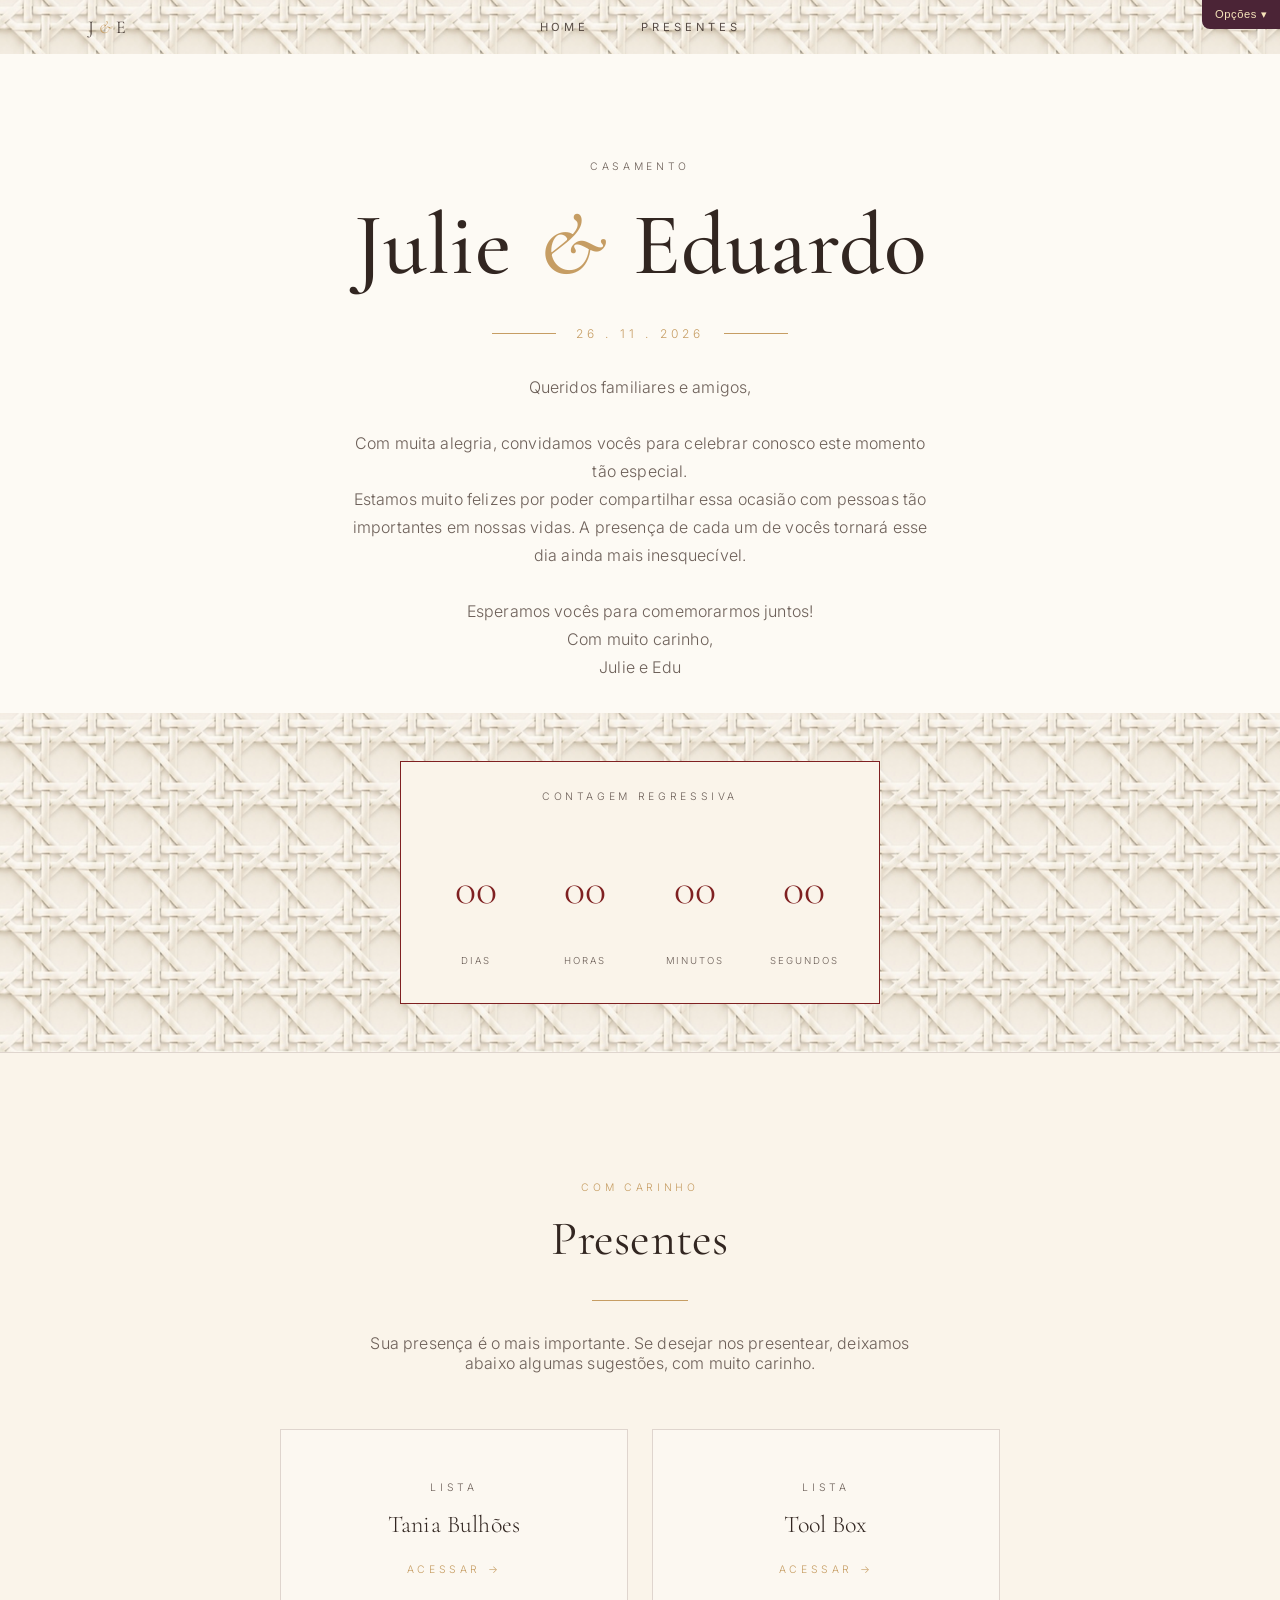
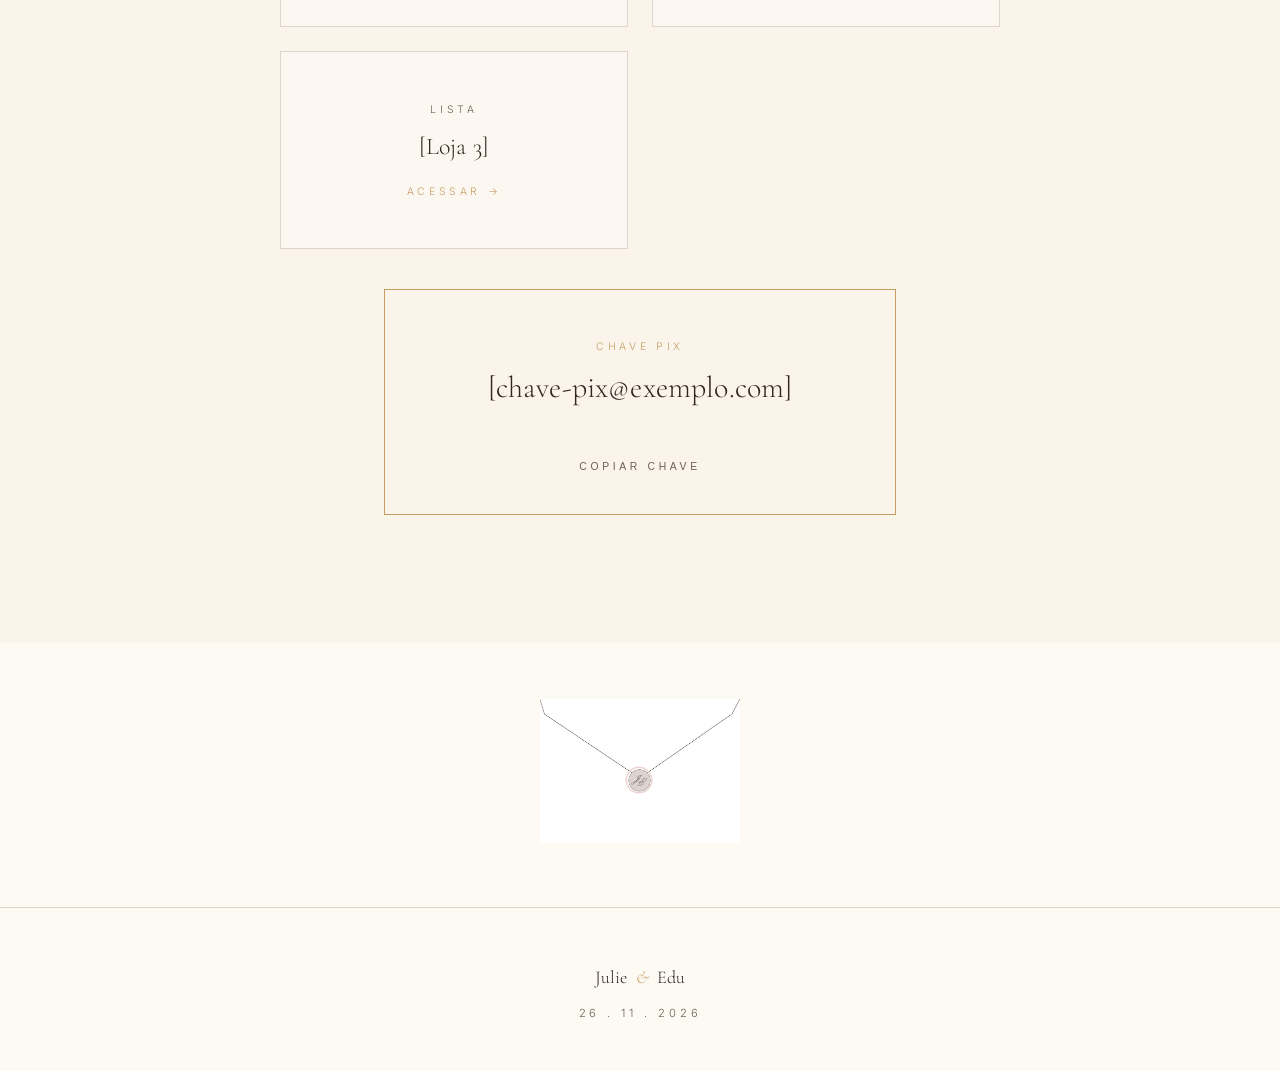
<file: teste-layout-julie-edu (12).html>
<!DOCTYPE html>
<html lang="pt-BR">
<head>
<meta charset="UTF-8" />
<meta name="viewport" content="width=device-width, initial-scale=1.0" />
<title>Julie &amp; Edu · Nosso Casamento</title>
<meta name="description" content="Julie &amp; Edu — 26 de novembro de 2026. Confirme sua presença e veja as listas de presentes." />
<link rel="preconnect" href="https://fonts.googleapis.com">
<link rel="preconnect" href="https://fonts.gstatic.com" crossorigin>
<link href="https://fonts.googleapis.com/css2?family=Cormorant+Garamond:wght@300;400;500&family=Inter:wght@300;400;500&family=Playfair+Display:wght@400;500;600&family=Jost:wght@300;400;500&family=Cardo:wght@400;700&family=Work+Sans:wght@300;400;500&family=Marcellus&family=Karla:wght@300;400;500&family=EB+Garamond:wght@400;500;600&family=Poppins:wght@300;400;500&family=Prata&family=Nunito+Sans:wght@300;400;500&family=Italiana&family=Montserrat:wght@300;400;500&family=Cinzel:wght@400;500;600&family=Raleway:wght@300;400;500&family=Great+Vibes&family=Parisienne&family=Alex+Brush&family=Sacramento&display=swap" rel="stylesheet">
<style>
/* ==========================================================================
   Julie & Edu — Wedding Site
   Recriado a partir do projeto Lovable original (mesmas cores, fontes e
   estrutura). Paleta em oklch(), suportada por navegadores modernos.
   ========================================================================== */

:root {
  --radius: 0.5rem;

  --background: oklch(0.985 0.008 80);
  --foreground: oklch(0.28 0.02 45);
  --card: oklch(0.98 0.01 75);
  --card-foreground: oklch(0.28 0.02 45);

  --primary: oklch(0.35 0.025 45);
  --primary-foreground: oklch(0.985 0.008 80);
  --secondary: oklch(0.94 0.015 60);
  --secondary-foreground: oklch(0.28 0.02 45);
  --muted: oklch(0.94 0.015 60);
  --muted-foreground: oklch(0.5 0.02 50);
  --accent: oklch(0.92 0.03 55);
  --accent-foreground: oklch(0.28 0.02 45);
  --border: oklch(0.88 0.015 60);

  --gold: oklch(0.72 0.09 75);
  --wine: oklch(0.4 0.13 25);
  --blush: oklch(0.9 0.04 25);
  --cream: oklch(0.97 0.015 80);

  --font-serif: "Cormorant Garamond", "Playfair Display", ui-serif, Georgia, serif;
  --font-sans: "Inter", ui-sans-serif, system-ui, sans-serif;
}

* {
  box-sizing: border-box;
}

html {
  scroll-behavior: smooth;
}

body {
  margin: 0;
  overflow-x: hidden;
  background-color: var(--background);
  color: var(--foreground);
  font-family: var(--font-sans);
  font-weight: 300;
  -webkit-font-smoothing: antialiased;
  letter-spacing: 0.01em;
}



h1, h2, h3, h4 {
  font-family: var(--font-serif);
  font-weight: 400;
  letter-spacing: 0.005em;
  margin: 0;
}

a {
  color: inherit;
  text-decoration: none;
}

.tracking-invite {
  letter-spacing: 0.35em;
}

.btn-invite {
  display: inline-flex;
  align-items: center;
  justify-content: center;
  padding: 0.9rem 2.25rem;
  font-family: var(--font-sans);
  font-size: 0.72rem;
  font-weight: 400;
  text-transform: uppercase;
  letter-spacing: 0.35em;
  color: var(--foreground);
  background: transparent;
  border: 1px solid currentColor;
  border-radius: 0;
  transition: all 400ms ease;
  cursor: pointer;
}

.btn-invite:hover {
  background: var(--primary);
  color: var(--primary-foreground);
}

.btn-invite-light {
  color: var(--cream);
}

</style>
<style>
  /* ---------- Nav ---------- */
  header {
    position: fixed;
    inset-inline: 0;
    top: 0;
    z-index: 50;
    transition: all 300ms ease;
    background-color: var(--background);
    background-image: url([data-uri]);
    background-repeat: repeat;
    background-size: 64px 63px;
    background-blend-mode: multiply;
  }
  header.scrolled {
    box-shadow: 0 2px 10px rgba(0,0,0,0.06);
    border-bottom: 1px solid var(--border);
  }
  .nav-inner {
    position: relative;
    margin: 0 auto;
    max-width: 72rem;
    display: flex;
    align-items: center;
    justify-content: space-between;
    padding: 1rem 1.5rem;
  }
  .brand {
    font-family: var(--font-serif);
    font-size: 1.125rem;
    letter-spacing: 0.02em;
  }
  .brand .amp { font-style: italic; color: var(--gold); }

  .nav-links {
    position: absolute;
    inset-inline: 0;
    display: none;
    justify-content: center;
    gap: 2.5rem;
    pointer-events: none;
  }
  .nav-links button {
    pointer-events: auto;
    background: none;
    border: 0;
    cursor: pointer;
    font-family: var(--font-sans);
    font-size: 0.7rem;
    text-transform: uppercase;
    letter-spacing: 0.35em;
    color: color-mix(in oklch, var(--foreground) 80%, transparent);
    transition: color 200ms ease;
  }
  .nav-links button:hover { color: var(--foreground); }

  @media (min-width: 768px) {
    .nav-links { display: flex; }
    .menu-toggle { display: none; }
  }

  .menu-toggle {
    background: none;
    border: 0;
    cursor: pointer;
    color: var(--foreground);
  }

  .mobile-menu {
    display: none;
    border-top: 1px solid var(--border);
    background: var(--background);
  }
  .mobile-menu.is-open { display: block; }
  .mobile-menu nav {
    display: flex;
    flex-direction: column;
    padding: 1rem 1.5rem;
  }
  .mobile-menu button {
    background: none;
    border: 0;
    text-align: left;
    padding: 0.75rem 0;
    font-size: 0.85rem;
    text-transform: uppercase;
    letter-spacing: 0.35em;
    cursor: pointer;
    color: var(--foreground);
  }

  /* ---------- Sections ---------- */
  section { }

  .home-section {
    padding: 8rem 0 0;
  }
  @media (min-width: 640px) {
    .home-section { padding: 10rem 0 0; }
  }
  .wrap {
    margin: 0 auto;
    max-width: 48rem;
    padding: 0 1.5rem;
    text-align: center;
  }

  .eyebrow {
    font-size: 0.65rem;
    text-transform: uppercase;
    letter-spacing: 0.35em;
    color: var(--muted-foreground);
    margin: 0;
  }

  .home-title {
    margin-top: 1.5rem;
  }
  .title-names {
    display: flex;
    flex-wrap: wrap;
    align-items: baseline;
    justify-content: center;
    column-gap: 0.32em;
    row-gap: 0.1em;
    width: 100%;
    font-family: var(--font-title, var(--font-serif));
    font-weight: 500;
    line-height: 1.1;
    font-size: clamp(2.75rem, 9vw, 5.5rem);
    color: var(--foreground);
  }
  .title-names .amp {
    color: var(--gold);
    font-style: italic;
    line-height: 1;
  }

  /* Estilos alternativos do título (cursiva/padrão) */
  html[data-title-font="cursiva-great-vibes"] .title-names { font-family: "Great Vibes", cursive; font-weight: 400; font-size: clamp(3.25rem, 11vw, 7rem); }
  html[data-title-font="cursiva-parisienne"] .title-names { font-family: "Parisienne", cursive; font-weight: 400; font-size: clamp(3rem, 10vw, 6.5rem); }
  html[data-title-font="cursiva-alex-brush"] .title-names { font-family: "Alex Brush", cursive; font-weight: 400; font-size: clamp(3.25rem, 11vw, 7rem); }
  html[data-title-font="cursiva-sacramento"] .title-names { font-family: "Sacramento", cursive; font-weight: 400; font-size: clamp(3.25rem, 11vw, 7rem); }
  html[data-title-font="normal-playfair"] .title-names { font-family: "Playfair Display", ui-serif, Georgia, serif; font-size: clamp(2.5rem, 8vw, 5rem); }
  html[data-title-font="normal-cormorant"] .title-names { font-family: "Cormorant Garamond", ui-serif, Georgia, serif; font-size: clamp(2.75rem, 8.5vw, 5.25rem); }
  html[data-title-font="normal-cinzel"] .title-names { font-family: "Cinzel", ui-serif, Georgia, serif; font-weight: 500; letter-spacing: 0.04em; font-size: clamp(2.1rem, 6.5vw, 4rem); }

  .divider {
    margin: 2rem 0;
    display: flex;
    align-items: center;
    justify-content: center;
    gap: 1.25rem;
  }
  .divider .line { height: 1px; width: 4rem; background: var(--gold); }
  .divider .label { font-size: 0.75rem; text-transform: uppercase; letter-spacing: 0.35em; color: var(--gold); }

  .intro {
    margin: 2rem auto 0;
    max-width: 36rem;
    font-size: 1rem;
    line-height: 1.75;
    color: var(--muted-foreground);
  }

  .hero-photo {
    margin-top: 4rem;
    overflow: hidden;
    border-radius: 2px;
    box-shadow: 0 25px 50px -12px color-mix(in oklch, var(--primary) 10%, transparent);
  }
  .hero-photo img {
    width: 100%;
    height: 60vh;
    object-fit: cover;
    display: block;
  }
  @media (min-width: 640px) { .hero-photo img { height: 70vh; } }

  .rsvp-section {
    border-top: 1px solid var(--border);
    border-bottom: 1px solid var(--border);
    background: var(--cream);
    padding: 6rem 0;
  }
  @media (min-width: 640px) { .rsvp-section { padding: 8rem 0; } }
  .rsvp-section .wrap { max-width: 40rem; }
  .rsvp-section h2 { margin-top: 1rem; font-size: 2.5rem; }
  @media (min-width: 640px) { .rsvp-section h2 { font-size: 3rem; } }
  .rsvp-section p.body { margin: 0 auto; max-width: 32rem; color: var(--muted-foreground); line-height: 1.75; }
  .rsvp-section .cta { margin-top: 3rem; }

  .gifts-section {
    border-top: 1px solid var(--border);
    background: var(--cream);
    padding: 6rem 0;
  }
  @media (min-width: 640px) { .gifts-section { padding: 8rem 0; } }
  .gifts-section h2 { margin-top: 1rem; font-size: 2.5rem; }
  @media (min-width: 640px) { .gifts-section h2 { font-size: 3rem; } }


  .gift-grid {
    margin-top: 3.5rem;
    display: grid;
    gap: 1.5rem;
  }
  @media (min-width: 640px) { .gift-grid { grid-template-columns: 1fr 1fr; } }

  .gift-card {
    display: block;
    border: 1px solid var(--border);
    background: var(--card);
    padding: 2.5rem;
    text-align: center;
    transition: all 200ms ease;
  }
  .gift-card:hover {
    border-color: color-mix(in oklch, var(--foreground) 40%, transparent);
    box-shadow: 0 10px 15px -3px color-mix(in oklch, var(--primary) 8%, transparent);
  }
  .gift-card .label { font-size: 0.65rem; text-transform: uppercase; letter-spacing: 0.35em; color: var(--muted-foreground); }
  .gift-card .name { margin-top: 1rem; font-family: var(--font-serif); font-size: 1.5rem; }
  .gift-card .go { margin-top: 1.5rem; font-size: 0.65rem; text-transform: uppercase; letter-spacing: 0.35em; color: var(--gold); }

  .pix-box {
    margin: 2.5rem auto 0;
    max-width: 32rem;
    border: 1px solid var(--gold);
    background: var(--cream);
    padding: 2.5rem;
    text-align: center;
  }
  .pix-box .label { font-size: 0.65rem; text-transform: uppercase; letter-spacing: 0.35em; color: var(--gold); }
  .pix-box .key { margin-top: 1rem; font-family: var(--font-serif); font-size: 1.5rem; word-break: break-all; }
  @media (min-width: 640px) { .pix-box .key { font-size: 1.875rem; } }
  .pix-box button {
    margin-top: 1.5rem;
    background: none;
    border: 0;
    cursor: pointer;
    font-size: 0.65rem;
    text-transform: uppercase;
    letter-spacing: 0.35em;
    color: var(--muted-foreground);
  }
  .pix-box button:hover { color: var(--foreground); }

  footer {
    border-top: 1px solid var(--border);
    padding: 2.5rem 0;
    text-align: center;
  }
  footer .names { font-family: var(--font-serif); font-size: 1.125rem; }
  footer .amp { margin: 0 0.5rem; font-style: italic; color: var(--gold); }
  footer .date { margin-top: 0.25rem; font-size: 0.7rem; text-transform: uppercase; letter-spacing: 0.35em; color: var(--muted-foreground); }

  /* ---------- Contagem regressiva ---------- */
  .countdown-frame {
    margin: 2rem 0 0;
    width: 100vw;
    position: relative;
    left: 50%;
    right: 50%;
    margin-left: -50vw;
    margin-right: -50vw;
    padding: 3rem 1.5rem;
    background-color: var(--background);
    background-image: url([data-uri]);
    background-repeat: repeat;
    background-size: 64px 63px;
    background-blend-mode: multiply;
    display: flex;
    justify-content: center;
  }
  .countdown-box {
    max-width: 30rem;
    width: 100%;
    margin: 0;
    border: 1px solid var(--wine);
    background: var(--cream);
    padding: 1.75rem 1.5rem;
  }
  .countdown-box .label {
    text-align: center;
    font-size: 0.65rem;
    text-transform: uppercase;
    letter-spacing: 0.35em;
    color: var(--muted-foreground);
    margin: 0 0 1.25rem;
  }
  .countdown-grid {
    display: grid;
    grid-template-columns: repeat(4, 1fr);
    gap: 0.5rem;
  }
  .countdown-grid .unit { text-align: center; }
  .countdown-grid .num {
    font-family: var(--font-serif);
    font-size: 2.25rem;
    line-height: 1;
    color: var(--wine);
  }
  @media (min-width: 640px) { .countdown-grid .num { font-size: 2.75rem; } }
  .countdown-grid .unit-label {
    margin-top: 0.4rem;
    font-size: 0.6rem;
    text-transform: uppercase;
    letter-spacing: 0.2em;
    color: var(--muted-foreground);
  }

  /* ---------- Envelope / selo (mesma animação do index.html) ---------- */
  .invite-area {
    position: relative;
    margin: 3.5rem auto 4rem;
    display: flex;
    width: 100%;
    justify-content: center;
  }

  .envelope-wrap {
    position: relative;
    z-index: 0;
    width: 200px;
  }

  .envelope-img {
    width: 100%;
    height: auto;
    display: block;
    user-select: none;
    pointer-events: none;
  }

  .seal-pulse {
    position: absolute;
    left: 49.6%;
    top: 56.4%;
    width: 12%;
    aspect-ratio: 1 / 1;
    transform: translate(-50%, -50%);
    border-radius: 9999px;
    box-shadow: 0 0 0 1.5px oklch(0.88 0.03 25 / 0.9);
    animation: sealPulse 4s ease-in-out infinite;
    pointer-events: none;
  }

  @keyframes sealPulse {
    0% { transform: translate(-50%, -50%) scale(1.4); opacity: 0.85; }
    50% { transform: translate(-50%, -50%) scale(1); opacity: 0; }
    100% { transform: translate(-50%, -50%) scale(1.4); opacity: 0.85; }
  }

  .seal-button {
    position: absolute;
    inset: 0;
    background: transparent;
    border: 0;
    cursor: pointer;
  }

  .card {
    position: absolute;
    left: 50%;
    z-index: 20;
    width: 100%;
    max-width: 560px;
    top: 56%;
    transform: translate(-50%, -56%) scale(0.18);
    transform-origin: 50% 15%;
    opacity: 0;
    pointer-events: none;
    transition: opacity 2.6s cubic-bezier(0.16, 1, 0.3, 1),
                transform 2.6s cubic-bezier(0.16, 1, 0.3, 1);
  }

  .card.is-open {
    opacity: 1;
    transform: translate(-50%, -56%) scale(1);
    pointer-events: auto;
  }

  .backface {
    position: relative;
    width: 100%;
  }

  .backface-img {
    width: 100%;
    height: auto;
    display: block;
    user-select: none;
  }

  .name-button {
    position: absolute;
    background: transparent;
    border: 0;
    cursor: pointer;
    left: 50%;
    top: 51.9%;
    width: 38%;
    height: 16%;
    transform: translate(-50%, -50%);
  }

  .name-contour {
    position: absolute;
    left: 50%;
    top: 50%;
    width: 100%;
    transform: translate(-50%, -50%);
    pointer-events: none;
    user-select: none;
    animation: namePulse 4s ease-in-out infinite;
  }

  @keyframes namePulse {
    0% { transform: translate(-50%, -50%) scale(1.15); opacity: 0.9; }
    50% { transform: translate(-50%, -50%) scale(1); opacity: 0; }
    100% { transform: translate(-50%, -50%) scale(1.15); opacity: 0.9; }
  }

  /* ==========================================================================
     PAINEL DE TESTE — trocas de fonte / paleta / densidade ao vivo.
     Nada disso entra na versão final; é só para comparar opções aqui mesmo.
     ========================================================================== */

  /* ---- Paletas de cor completas (padrão = a atual, bege claro & vinho) ---- */

  /* -- Claras -- */
  html[data-theme="bege-claro"] {
    /* igual ao padrão, mantido explícito para o seletor */
  }
  html[data-theme="marfim-carvao"] {
    --background: oklch(0.98 0.004 90);
    --foreground: oklch(0.22 0.005 0);
    --card: oklch(0.96 0.004 90);
    --card-foreground: oklch(0.22 0.005 0);
    --secondary: oklch(0.93 0.006 90);
    --muted-foreground: oklch(0.45 0.006 0);
    --accent: oklch(0.9 0.006 90);
    --border: oklch(0.85 0.006 90);
    --gold: oklch(0.65 0.03 80);
    --wine: oklch(0.3 0.01 0);
    --blush: oklch(0.9 0.01 60);
    --cream: oklch(0.97 0.004 90);
  }
  html[data-theme="sage"] {
    --background: oklch(0.97 0.012 120);
    --foreground: oklch(0.28 0.02 130);
    --card: oklch(0.955 0.012 120);
    --card-foreground: oklch(0.28 0.02 130);
    --secondary: oklch(0.92 0.02 110);
    --muted-foreground: oklch(0.48 0.02 120);
    --accent: oklch(0.88 0.04 90);
    --border: oklch(0.85 0.02 110);
    --gold: oklch(0.7 0.08 70);
    --wine: oklch(0.42 0.09 40);
    --blush: oklch(0.9 0.03 70);
    --cream: oklch(0.97 0.014 90);
  }
  html[data-theme="blush"] {
    --background: oklch(0.97 0.02 20);
    --foreground: oklch(0.35 0.05 20);
    --card: oklch(0.955 0.02 20);
    --card-foreground: oklch(0.35 0.05 20);
    --secondary: oklch(0.93 0.03 20);
    --muted-foreground: oklch(0.52 0.04 20);
    --accent: oklch(0.88 0.05 40);
    --border: oklch(0.86 0.03 20);
    --gold: oklch(0.75 0.1 80);
    --wine: oklch(0.45 0.12 10);
    --blush: oklch(0.92 0.05 15);
    --cream: oklch(0.97 0.015 40);
  }
  html[data-theme="terracota"] {
    --background: oklch(0.95 0.025 55);
    --foreground: oklch(0.34 0.06 35);
    --card: oklch(0.93 0.025 55);
    --card-foreground: oklch(0.34 0.06 35);
    --secondary: oklch(0.9 0.035 50);
    --muted-foreground: oklch(0.5 0.04 40);
    --accent: oklch(0.85 0.06 45);
    --border: oklch(0.82 0.035 45);
    --gold: oklch(0.73 0.1 70);
    --wine: oklch(0.42 0.13 30);
    --blush: oklch(0.88 0.05 40);
    --cream: oklch(0.96 0.02 55);
  }
  html[data-theme="rosa-antigo"] {
    --background: oklch(0.94 0.025 15);
    --foreground: oklch(0.33 0.06 350);
    --card: oklch(0.92 0.025 15);
    --card-foreground: oklch(0.33 0.06 350);
    --secondary: oklch(0.88 0.03 15);
    --muted-foreground: oklch(0.5 0.04 350);
    --accent: oklch(0.84 0.05 10);
    --border: oklch(0.8 0.03 10);
    --gold: oklch(0.72 0.08 70);
    --wine: oklch(0.4 0.12 340);
    --blush: oklch(0.87 0.05 10);
    --cream: oklch(0.95 0.018 15);
  }
  html[data-theme="perola"] {
    --background: oklch(0.96 0.004 250);
    --foreground: oklch(0.3 0.01 250);
    --card: oklch(0.94 0.004 250);
    --card-foreground: oklch(0.3 0.01 250);
    --secondary: oklch(0.9 0.006 250);
    --muted-foreground: oklch(0.5 0.008 250);
    --accent: oklch(0.87 0.008 250);
    --border: oklch(0.83 0.006 250);
    --gold: oklch(0.68 0.05 80);
    --wine: oklch(0.35 0.03 280);
    --blush: oklch(0.88 0.015 260);
    --cream: oklch(0.95 0.004 250);
  }

  /* -- Escuras -- */
  html[data-theme="bege-escuro"] {
    --background: oklch(0.26 0.02 65);
    --foreground: oklch(0.93 0.02 80);
    --card: oklch(0.31 0.02 65);
    --card-foreground: oklch(0.93 0.02 80);
    --secondary: oklch(0.35 0.02 65);
    --muted-foreground: oklch(0.78 0.02 75);
    --accent: oklch(0.4 0.03 60);
    --border: oklch(0.42 0.02 65);
    --gold: oklch(0.8 0.1 80);
    --wine: oklch(0.55 0.13 25);
    --blush: oklch(0.6 0.06 30);
    --cream: oklch(0.33 0.02 65);
    --primary: oklch(0.93 0.02 80);
    --primary-foreground: oklch(0.22 0.02 65);
  }
  html[data-theme="vinho-fundo"] {
    --background: oklch(0.26 0.09 20);
    --foreground: oklch(0.94 0.02 70);
    --card: oklch(0.31 0.09 20);
    --card-foreground: oklch(0.94 0.02 70);
    --secondary: oklch(0.35 0.09 20);
    --muted-foreground: oklch(0.82 0.04 50);
    --accent: oklch(0.4 0.1 20);
    --border: oklch(0.44 0.09 20);
    --gold: oklch(0.8 0.1 80);
    --wine: oklch(0.6 0.14 20);
    --blush: oklch(0.65 0.08 25);
    --cream: oklch(0.34 0.09 20);
    --primary: oklch(0.94 0.02 70);
    --primary-foreground: oklch(0.22 0.09 20);
  }
  html[data-theme="carvao-dourado"] {
    --background: oklch(0.16 0.01 40);
    --foreground: oklch(0.93 0.015 80);
    --card: oklch(0.21 0.012 40);
    --card-foreground: oklch(0.93 0.015 80);
    --secondary: oklch(0.25 0.012 40);
    --muted-foreground: oklch(0.72 0.015 70);
    --accent: oklch(0.3 0.015 40);
    --border: oklch(0.33 0.012 40);
    --gold: oklch(0.82 0.1 80);
    --wine: oklch(0.55 0.13 25);
    --blush: oklch(0.55 0.05 40);
    --cream: oklch(0.23 0.012 40);
    --primary: oklch(0.93 0.015 80);
    --primary-foreground: oklch(0.14 0.01 40);
  }
  html[data-theme="marinho-escuro"] {
    --background: oklch(0.22 0.04 255);
    --foreground: oklch(0.94 0.015 90);
    --card: oklch(0.27 0.045 255);
    --card-foreground: oklch(0.94 0.015 90);
    --secondary: oklch(0.31 0.045 255);
    --muted-foreground: oklch(0.76 0.03 250);
    --accent: oklch(0.36 0.05 255);
    --border: oklch(0.4 0.045 255);
    --gold: oklch(0.8 0.1 80);
    --wine: oklch(0.5 0.1 20);
    --blush: oklch(0.55 0.06 30);
    --cream: oklch(0.29 0.045 255);
    --primary: oklch(0.94 0.015 90);
    --primary-foreground: oklch(0.18 0.04 255);
  }
  html[data-theme="esmeralda-escuro"] {
    --background: oklch(0.23 0.05 155);
    --foreground: oklch(0.94 0.015 90);
    --card: oklch(0.28 0.05 155);
    --card-foreground: oklch(0.94 0.015 90);
    --secondary: oklch(0.32 0.05 155);
    --muted-foreground: oklch(0.76 0.03 130);
    --accent: oklch(0.37 0.06 155);
    --border: oklch(0.41 0.05 155);
    --gold: oklch(0.8 0.1 80);
    --wine: oklch(0.5 0.1 25);
    --blush: oklch(0.55 0.06 40);
    --cream: oklch(0.3 0.05 155);
    --primary: oklch(0.94 0.015 90);
    --primary-foreground: oklch(0.19 0.05 155);
  }

  /* ---- Combinações de fonte (padrão = Cormorant + Inter) ---- */
  html[data-font="playfair"] {
    --font-serif: "Playfair Display", ui-serif, Georgia, serif;
    --font-sans: "Jost", ui-sans-serif, system-ui, sans-serif;
  }
  html[data-font="cardo"] {
    --font-serif: "Cardo", ui-serif, Georgia, serif;
    --font-sans: "Work Sans", ui-sans-serif, system-ui, sans-serif;
  }
  html[data-font="marcellus"] {
    --font-serif: "Marcellus", ui-serif, Georgia, serif;
    --font-sans: "Karla", ui-sans-serif, system-ui, sans-serif;
  }
  html[data-font="garamond-poppins"] {
    --font-serif: "EB Garamond", ui-serif, Georgia, serif;
    --font-sans: "Poppins", ui-sans-serif, system-ui, sans-serif;
  }
  html[data-font="prata-nunito"] {
    --font-serif: "Prata", ui-serif, Georgia, serif;
    --font-sans: "Nunito Sans", ui-sans-serif, system-ui, sans-serif;
  }
  html[data-font="italiana-montserrat"] {
    --font-serif: "Italiana", ui-serif, Georgia, serif;
    --font-sans: "Montserrat", ui-sans-serif, system-ui, sans-serif;
  }
  html[data-font="cinzel-raleway"] {
    --font-serif: "Cinzel", ui-serif, Georgia, serif;
    --font-sans: "Raleway", ui-sans-serif, system-ui, sans-serif;
  }


  /* ---- Densidade do layout ---- */
  html[data-density="compact"] .home-section .wrap { padding-top: 3rem; padding-bottom: 3rem; }
  html[data-density="compact"] .intro { line-height: 1.5; margin-bottom: 1.5rem; }
  html[data-density="compact"] .countdown-box { padding: 1rem; }
  html[data-density="spacious"] .home-section .wrap { padding-top: 6rem; padding-bottom: 6rem; }
  html[data-density="spacious"] .intro { line-height: 2; margin-bottom: 3rem; }
  html[data-density="spacious"] .countdown-box { padding: 2.25rem; }

  /* ---- Painel flutuante ---- */
  #testPanel {
    position: fixed;
    top: 0;
    right: 0;
    z-index: 9999;
    background: rgba(20, 14, 10, 0.92);
    color: #f6e5ba;
    font-family: "Inter", ui-sans-serif, system-ui, sans-serif;
    font-size: 0.75rem;
    padding: 0.85rem 1rem;
    border-bottom-left-radius: 10px;
    box-shadow: 0 4px 18px rgba(0,0,0,0.35);
    display: flex;
    flex-wrap: wrap;
    gap: 0.6rem 1rem;
    align-items: center;
    max-width: 100vw;
  }
  #testPanel strong { font-weight: 600; letter-spacing: 0.03em; }
  #testPanel .field { display: flex; flex-direction: column; gap: 2px; }
  #testPanel label { opacity: 0.75; font-size: 0.65rem; text-transform: uppercase; letter-spacing: 0.06em; }
  #testPanel select {
    font-family: inherit;
    font-size: 0.75rem;
    padding: 0.3rem 0.5rem;
    border-radius: 6px;
    border: 1px solid rgba(246,229,186,0.4);
    background: rgba(255,255,255,0.08);
    color: #f6e5ba;
  }
  #testPanel select option { color: #2b2b2b; }
  #testPanelToggle {
    position: fixed;
    top: 0;
    right: 0;
    z-index: 10000;
    background: #4b2436;
    color: #f6e5ba;
    border: none;
    padding: 0.5rem 0.8rem;
    font-size: 0.7rem;
    letter-spacing: 0.05em;
    cursor: pointer;
    border-bottom-left-radius: 8px;
  }
  #testPanel.is-hidden { display: none; }
  body { padding-top: 0; }

  body, .home-section, .gifts-section, .gift-card, .countdown-box, .pix-box,
  .brand, .divider .label, header, .card, .title-names { transition: background-color .3s ease, color .3s ease, border-color .3s ease, font-size .2s ease; }

  @media (max-width: 640px) {
    #testPanel {
      flex-direction: column;
      align-items: flex-start;
      max-height: 80vh;
      overflow-y: auto;
      width: 220px;
    }
  }
</style>
</head>
<body>

<header id="siteHeader">
  <div class="nav-inner">
    <a href="index.html" class="brand">J <span class="amp">&amp;</span> E</a>

    <nav class="nav-links">
      <button data-target="home">Home</button>
      <button data-target="presentes">Presentes</button>
    </nav>

    <button class="menu-toggle" id="menuToggle" aria-label="Menu">☰</button>
  </div>

  <div class="mobile-menu" id="mobileMenu">
    <nav>
      <button data-target="home">Home</button>
      <button data-target="presentes">Presentes</button>
    </nav>
  </div>
</header>

<section id="home" class="home-section">
  <div class="wrap">
    <p class="eyebrow">Casamento</p>
    <h1 class="home-title">
      <span class="title-names">
        <span class="title-name">Julie</span>
        <span class="amp">&amp;</span>
        <span class="title-name">Eduardo</span>
      </span>
    </h1>

    <div class="divider">
      <span class="line"></span>
      <span class="label">26 . 11 . 2026</span>
      <span class="line"></span>
    </div>


    <p class="intro">
      Queridos familiares e amigos,<br /><br />
      Com muita alegria, convidamos vocês para celebrar conosco este momento tão
      especial.<br />
      Estamos muito felizes por poder compartilhar essa ocasião com pessoas tão
      importantes em nossas vidas. A presença de cada um de vocês tornará esse
      dia ainda mais inesquecível.<br /><br />
      Esperamos vocês para comemorarmos juntos!<br />
      Com muito carinho,<br />
      Julie e Edu
    </p>
  </div>

    <div class="countdown-frame">
    <div class="countdown-box">
      <p class="label">Contagem regressiva</p>
      <div class="countdown-grid">
        <div class="unit"><p class="num" id="cdDays">00</p><p class="unit-label">Dias</p></div>
        <div class="unit"><p class="num" id="cdHours">00</p><p class="unit-label">Horas</p></div>
        <div class="unit"><p class="num" id="cdMinutes">00</p><p class="unit-label">Minutos</p></div>
        <div class="unit"><p class="num" id="cdSeconds">00</p><p class="unit-label">Segundos</p></div>
      </div>
    </div>
    </div>
</section>

<section id="presentes" class="gifts-section">
  <div class="wrap">
    <p class="eyebrow" style="color: var(--gold);">Com carinho</p>
    <h2>Presentes</h2>
    <div class="divider" style="gap:0;"><span class="line" style="width:6rem;"></span></div>
    <p class="body" style="max-width:36rem; margin: 0 auto; color: var(--muted-foreground);">
      Sua presença é o mais importante. Se desejar nos presentear, deixamos
      abaixo algumas sugestões, com muito carinho.
    </p>

    <!-- Troque nome/link/imagem de cada card pelas lojas reais escolhidas por vocês -->
    <div class="gift-grid" id="giftGrid">
      <a class="gift-card" href="https://www.taniabulhoes.com.br/casa/aromatizadores-de-ambiente/difusores" target="_blank" rel="noopener noreferrer">
        <p class="label">Lista</p>
        <p class="name">Tania Bulhões</p>
        <p class="go">Acessar →</p>
      </a>
      <a class="gift-card" href="https://www.tbox.com.br/" target="_blank" rel="noopener noreferrer">
        <p class="label">Lista</p>
        <p class="name">Tool Box</p>
        <p class="go">Acessar →</p>
      </a>
      <a class="gift-card" href="#" target="_blank" rel="noopener noreferrer">
        <p class="label">Lista</p>
        <p class="name">[Loja 3]</p>
        <p class="go">Acessar →</p>
      </a>
    </div>

    <div class="pix-box">
      <p class="label">Chave Pix</p>
      <p class="key" id="pixKey">[chave-pix@exemplo.com]</p>
      <button id="copyPix">Copiar chave</button>
    </div>
  </div>
</section>

<div class="invite-area">
      <div class="envelope-wrap">
        <img class="envelope-img" src="[data-uri]" alt="" />
        <span class="seal-pulse" id="sealPulse2" aria-hidden="true"></span>
        <button class="seal-button" id="openBtn2" aria-label="Abrir convite"></button>
      </div>

      <div class="card" id="card2">
        <div class="backface">
          <img class="backface-img" src="[data-uri]" alt="" />
          <button class="name-button" id="enterBtn2" aria-label="Ver convite">
            <img class="name-contour" src="[data-uri]" alt="" />
          </button>
        </div>
      </div>
    </div>

<footer>
  <p class="names">Julie<span class="amp">&amp;</span>Edu</p>
  <p class="date">26 . 11 . 2026</p>
</footer>

<!-- ============ PAINEL DE TESTE (remover ao publicar a versão final) ============ -->
<button id="testPanelToggle" type="button">Opções ▾</button>
<div id="testPanel" class="is-hidden">
  <strong>Testar:</strong>
  <div class="field">
    <label for="selTheme">Paleta / Fundo</label>
    <select id="selTheme">
      <option value="">Bege claro & vinho (atual)</option>
      <optgroup label="Claras">
        <option value="marfim-carvao">Marfim & carvão</option>
        <option value="sage">Sage & terracota</option>
        <option value="blush">Blush & dourado</option>
        <option value="terracota">Terracota quente</option>
        <option value="rosa-antigo">Rosa antigo</option>
        <option value="perola">Pérola & tinta</option>
      </optgroup>
      <optgroup label="Escuras (fundo escuro)">
        <option value="bege-escuro">Bege escuro</option>
        <option value="vinho-fundo">Vinho (fundo escuro)</option>
        <option value="carvao-dourado">Carvão & dourado</option>
        <option value="marinho-escuro">Marinho escuro</option>
        <option value="esmeralda-escuro">Esmeralda escuro</option>
      </optgroup>
    </select>
  </div>
  <div class="field">
    <label for="selFont">Fonte</label>
    <select id="selFont">
      <option value="">Cormorant Garamond + Inter (atual)</option>
      <option value="playfair">Playfair Display + Jost</option>
      <option value="cardo">Cardo + Work Sans</option>
      <option value="marcellus">Marcellus + Karla</option>
      <option value="garamond-poppins">EB Garamond + Poppins</option>
      <option value="prata-nunito">Prata + Nunito Sans</option>
      <option value="italiana-montserrat">Italiana + Montserrat</option>
      <option value="cinzel-raleway">Cinzel + Raleway</option>
    </select>
  </div>
  <div class="field">
    <label for="selTitleFont">Nome "Julie &amp; Eduardo"</label>
    <select id="selTitleFont">
      <option value="">Padrão (segue a fonte do site)</option>
      <optgroup label="Cursiva">
        <option value="cursiva-great-vibes">Cursiva — Great Vibes</option>
        <option value="cursiva-parisienne">Cursiva — Parisienne</option>
        <option value="cursiva-alex-brush">Cursiva — Alex Brush</option>
        <option value="cursiva-sacramento">Cursiva — Sacramento</option>
      </optgroup>
      <optgroup label="Padrão / normal">
        <option value="normal-playfair">Normal — Playfair Display</option>
        <option value="normal-cormorant">Normal — Cormorant Garamond</option>
        <option value="normal-cinzel">Normal (maiúsculas) — Cinzel</option>
      </optgroup>
    </select>
  </div>
  <div class="field">
    <label for="selDensity">Espaçamento</label>
    <select id="selDensity">
      <option value="">Atual</option>
      <option value="compact">Compacto</option>
      <option value="spacious">Espaçoso</option>
    </select>
  </div>
</div>

<script>
(function () {
  const html = document.documentElement;
  const toggleBtn = document.getElementById('testPanelToggle');
  const panel = document.getElementById('testPanel');
  const selTheme = document.getElementById('selTheme');
  const selFont = document.getElementById('selFont');
  const selTitleFont = document.getElementById('selTitleFont');
  const selDensity = document.getElementById('selDensity');

  toggleBtn.addEventListener('click', () => panel.classList.toggle('is-hidden'));

  selTheme.addEventListener('change', () => {
    if (selTheme.value) html.setAttribute('data-theme', selTheme.value);
    else html.removeAttribute('data-theme');
  });
  selFont.addEventListener('change', () => {
    if (selFont.value) html.setAttribute('data-font', selFont.value);
    else html.removeAttribute('data-font');
  });
  selTitleFont.addEventListener('change', () => {
    if (selTitleFont.value) html.setAttribute('data-title-font', selTitleFont.value);
    else html.removeAttribute('data-title-font');
  });
  selDensity.addEventListener('change', () => {
    if (selDensity.value) html.setAttribute('data-density', selDensity.value);
    else html.removeAttribute('data-density');
  });
})();
</script>

<script>
  const header = document.getElementById('siteHeader');
  const menuToggle = document.getElementById('menuToggle');
  const mobileMenu = document.getElementById('mobileMenu');

  function onScroll() {
    header.classList.toggle('scrolled', window.scrollY > 20);
  }
  onScroll();
  window.addEventListener('scroll', onScroll);

  menuToggle.addEventListener('click', () => {
    mobileMenu.classList.toggle('is-open');
    menuToggle.textContent = mobileMenu.classList.contains('is-open') ? '✕' : '☰';
  });

  document.querySelectorAll('[data-target]').forEach((btn) => {
    btn.addEventListener('click', () => {
      const id = btn.getAttribute('data-target');
      document.getElementById(id)?.scrollIntoView({ behavior: 'smooth', block: 'start' });
      mobileMenu.classList.remove('is-open');
      menuToggle.textContent = '☰';
    });
  });

  document.getElementById('copyPix').addEventListener('click', () => {
    const key = document.getElementById('pixKey').textContent;
    navigator.clipboard?.writeText(key);
  });

  // ---------- Contagem regressiva ----------
  // Ajuste o horário exato da cerimônia quando souberem (hoje está 18h, horário de Brasília).
  const weddingDate = new Date('2026-11-26T18:00:00-03:00').getTime();

  function pad(n) { return String(n).padStart(2, '0'); }

  function updateCountdown() {
    const now = Date.now();
    const diff = Math.max(0, weddingDate - now);

    const days = Math.floor(diff / (1000 * 60 * 60 * 24));
    const hours = Math.floor((diff / (1000 * 60 * 60)) % 24);
    const minutes = Math.floor((diff / (1000 * 60)) % 60);
    const seconds = Math.floor((diff / 1000) % 60);

    document.getElementById('cdDays').textContent = pad(days);
    document.getElementById('cdHours').textContent = pad(hours);
    document.getElementById('cdMinutes').textContent = pad(minutes);
    document.getElementById('cdSeconds').textContent = pad(seconds);
  }
  updateCountdown();
  setInterval(updateCountdown, 1000);

  // ---------- Envelope / selo (mesma animação do index.html) ----------
  const openBtn2 = document.getElementById('openBtn2');
  const sealPulse2 = document.getElementById('sealPulse2');
  const card2 = document.getElementById('card2');

  openBtn2.addEventListener('click', () => {
    sealPulse2.style.display = 'none';
    openBtn2.style.display = 'none';
    card2.classList.add('is-open');
  });

  // Clicar fora do convite aberto fecha ele de novo, liberando o site
  document.addEventListener('click', (e) => {
    const isOpen = card2.classList.contains('is-open');
    const clickedInside = card2.contains(e.target) || e.target.closest('.envelope-wrap');
    if (isOpen && !clickedInside) {
      card2.classList.remove('is-open');
      sealPulse2.style.display = '';
      openBtn2.style.display = '';
    }
  });
</script>
</body>
</html>
</file>
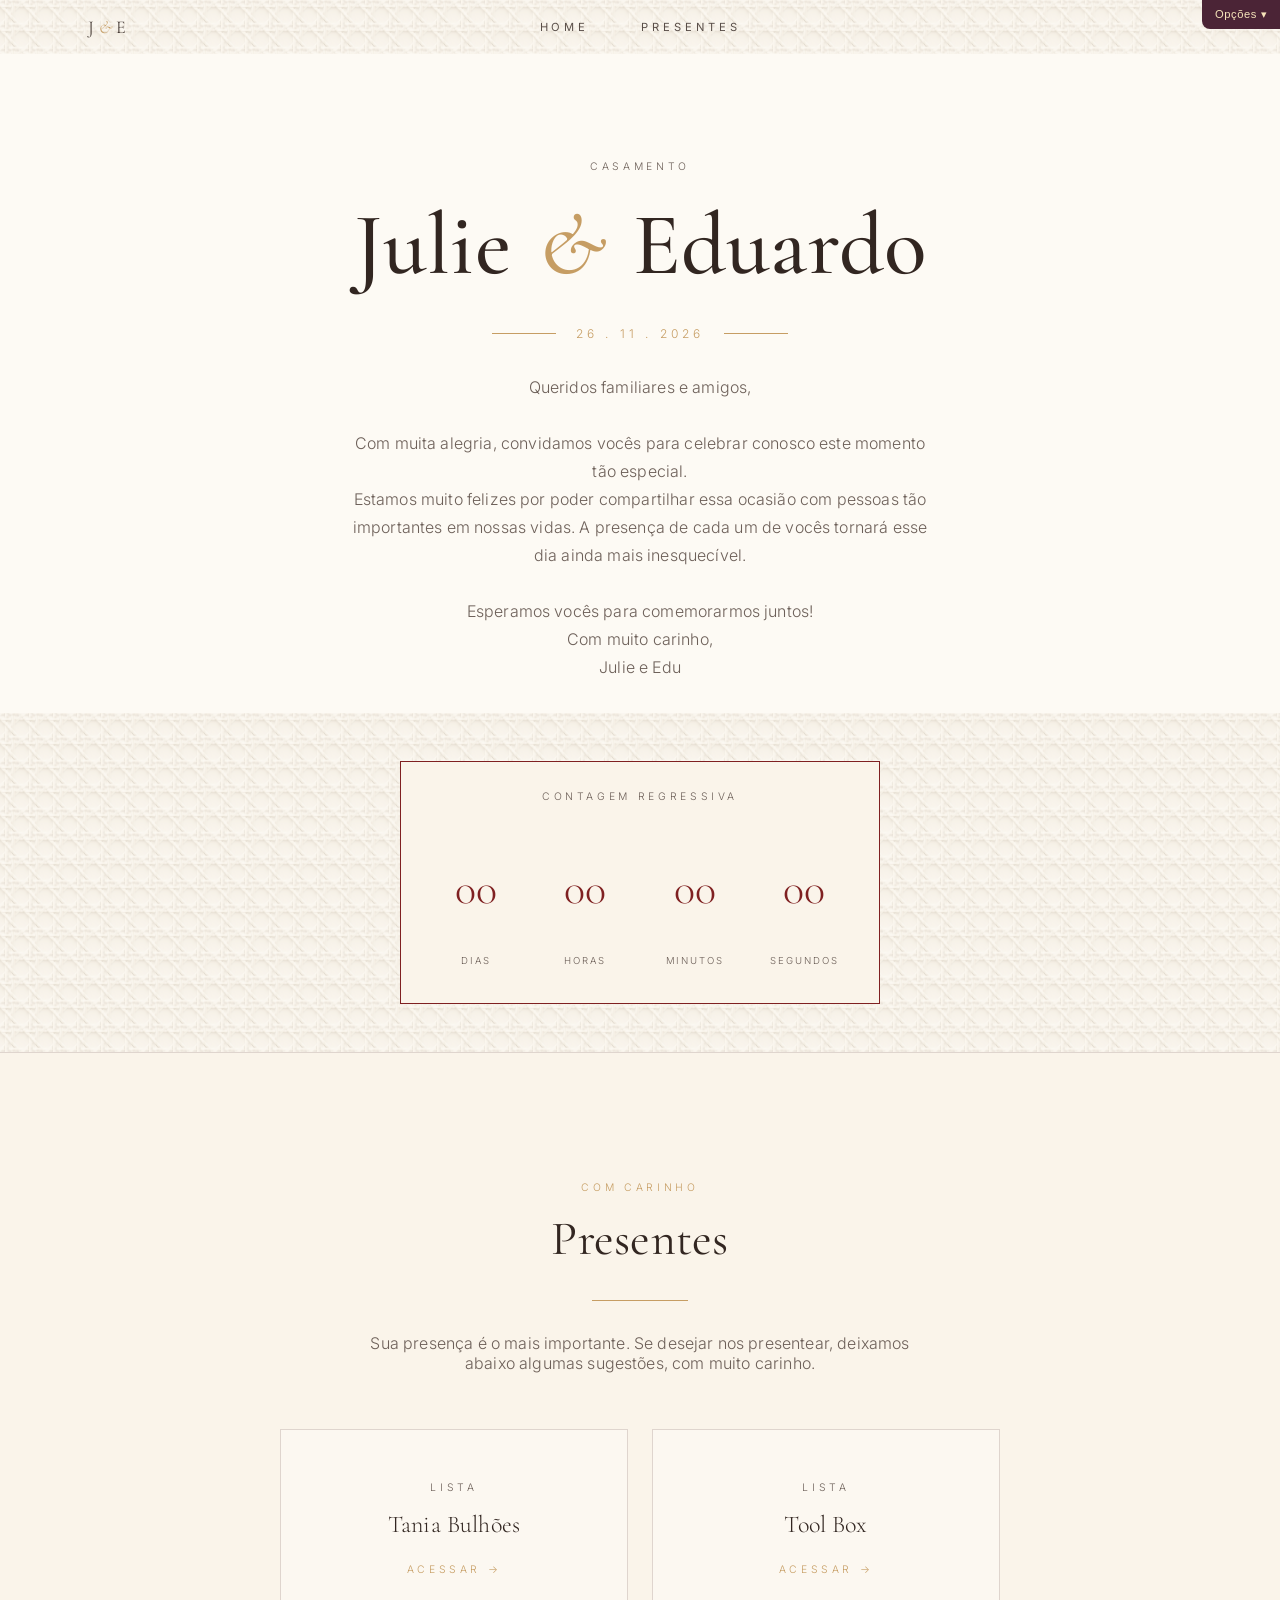
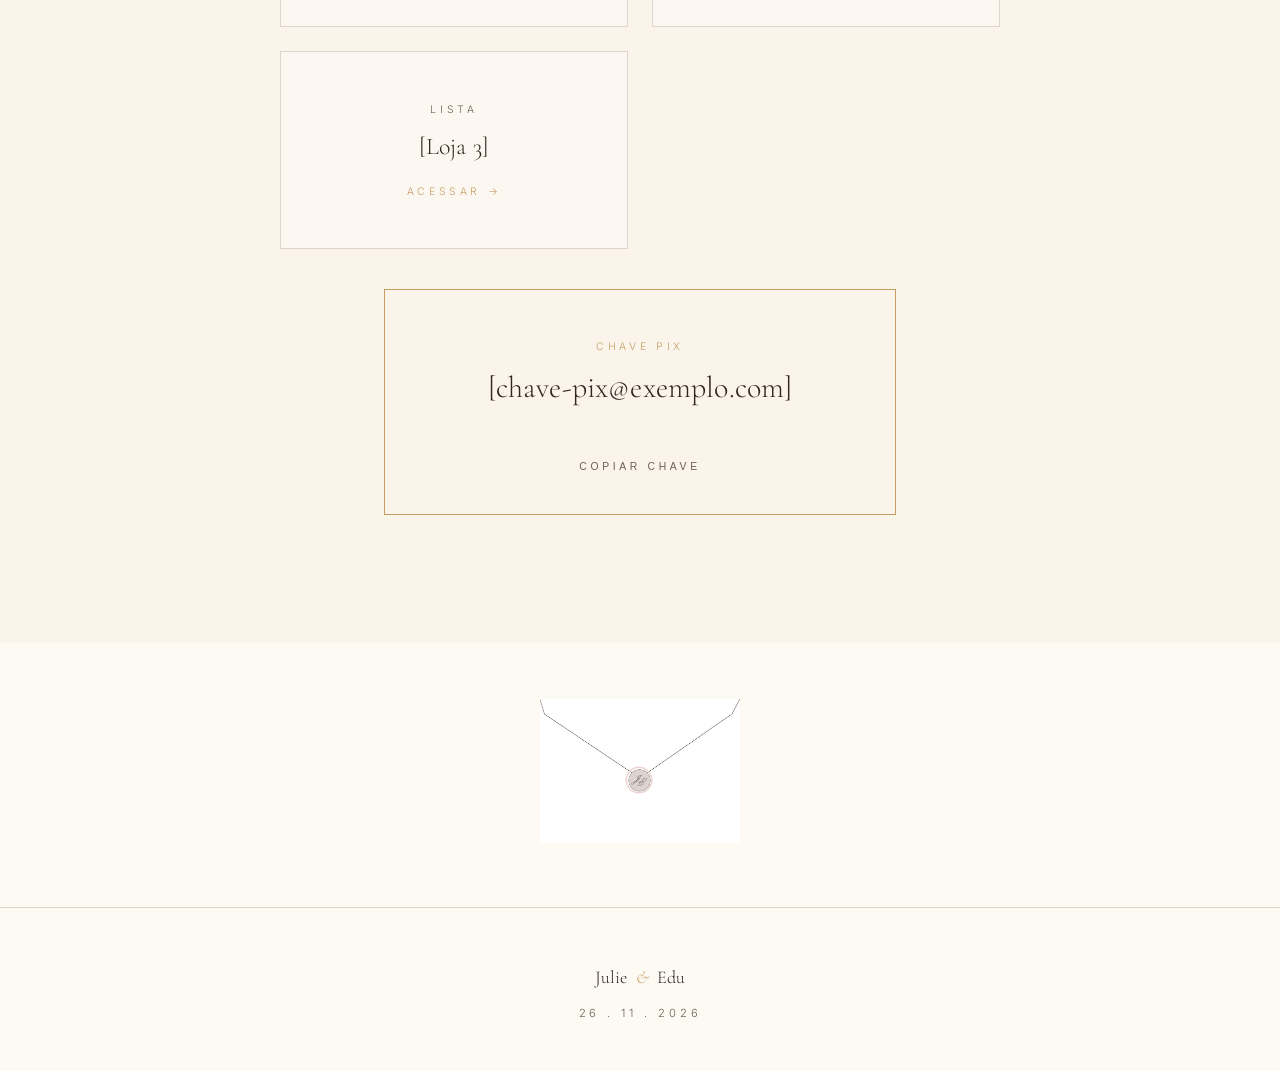
<file: teste-layout-julie-edu (13).html>
<!DOCTYPE html>
<html lang="pt-BR">
<head>
<meta charset="UTF-8" />
<meta name="viewport" content="width=device-width, initial-scale=1.0" />
<title>Julie &amp; Edu · Nosso Casamento</title>
<meta name="description" content="Julie &amp; Edu — 26 de novembro de 2026. Confirme sua presença e veja as listas de presentes." />
<link rel="preconnect" href="https://fonts.googleapis.com">
<link rel="preconnect" href="https://fonts.gstatic.com" crossorigin>
<link href="https://fonts.googleapis.com/css2?family=Cormorant+Garamond:wght@300;400;500&family=Inter:wght@300;400;500&family=Playfair+Display:wght@400;500;600&family=Jost:wght@300;400;500&family=Cardo:wght@400;700&family=Work+Sans:wght@300;400;500&family=Marcellus&family=Karla:wght@300;400;500&family=EB+Garamond:wght@400;500;600&family=Poppins:wght@300;400;500&family=Prata&family=Nunito+Sans:wght@300;400;500&family=Italiana&family=Montserrat:wght@300;400;500&family=Cinzel:wght@400;500;600&family=Raleway:wght@300;400;500&family=Great+Vibes&family=Parisienne&family=Alex+Brush&family=Sacramento&display=swap" rel="stylesheet">
<style>
/* ==========================================================================
   Julie & Edu — Wedding Site
   Recriado a partir do projeto Lovable original (mesmas cores, fontes e
   estrutura). Paleta em oklch(), suportada por navegadores modernos.
   ========================================================================== */

:root {
  --radius: 0.5rem;

  --background: oklch(0.985 0.008 80);
  --foreground: oklch(0.28 0.02 45);
  --card: oklch(0.98 0.01 75);
  --card-foreground: oklch(0.28 0.02 45);

  --primary: oklch(0.35 0.025 45);
  --primary-foreground: oklch(0.985 0.008 80);
  --secondary: oklch(0.94 0.015 60);
  --secondary-foreground: oklch(0.28 0.02 45);
  --muted: oklch(0.94 0.015 60);
  --muted-foreground: oklch(0.5 0.02 50);
  --accent: oklch(0.92 0.03 55);
  --accent-foreground: oklch(0.28 0.02 45);
  --border: oklch(0.88 0.015 60);

  --gold: oklch(0.72 0.09 75);
  --wine: oklch(0.4 0.13 25);
  --blush: oklch(0.9 0.04 25);
  --cream: oklch(0.97 0.015 80);

  --font-serif: "Cormorant Garamond", "Playfair Display", ui-serif, Georgia, serif;
  --font-sans: "Inter", ui-sans-serif, system-ui, sans-serif;
}

* {
  box-sizing: border-box;
}

html {
  scroll-behavior: smooth;
}

body {
  margin: 0;
  overflow-x: hidden;
  background-color: var(--background);
  color: var(--foreground);
  font-family: var(--font-sans);
  font-weight: 300;
  -webkit-font-smoothing: antialiased;
  letter-spacing: 0.01em;
}



h1, h2, h3, h4 {
  font-family: var(--font-serif);
  font-weight: 400;
  letter-spacing: 0.005em;
  margin: 0;
}

a {
  color: inherit;
  text-decoration: none;
}

.tracking-invite {
  letter-spacing: 0.35em;
}

.btn-invite {
  display: inline-flex;
  align-items: center;
  justify-content: center;
  padding: 0.9rem 2.25rem;
  font-family: var(--font-sans);
  font-size: 0.72rem;
  font-weight: 400;
  text-transform: uppercase;
  letter-spacing: 0.35em;
  color: var(--foreground);
  background: transparent;
  border: 1px solid currentColor;
  border-radius: 0;
  transition: all 400ms ease;
  cursor: pointer;
}

.btn-invite:hover {
  background: var(--primary);
  color: var(--primary-foreground);
}

.btn-invite-light {
  color: var(--cream);
}

</style>
<style>
  /* ---------- Nav ---------- */
  header {
    position: fixed;
    inset-inline: 0;
    top: 0;
    z-index: 50;
    transition: all 300ms ease;
    background-color: var(--background);
    overflow: hidden;
  }
  header::before {
    content: "";
    position: absolute;
    inset: -4px;
    background-image: url([data-uri]);
    background-repeat: repeat;
    background-size: 24px 24px;
    mix-blend-mode: multiply;
    opacity: 0.45;
    filter: blur(0.6px);
    pointer-events: none;
  }
  .nav-inner { position: relative; z-index: 1; }
  header.scrolled {
    box-shadow: 0 2px 10px rgba(0,0,0,0.06);
    border-bottom: 1px solid var(--border);
  }
  .nav-inner {
    position: relative;
    margin: 0 auto;
    max-width: 72rem;
    display: flex;
    align-items: center;
    justify-content: space-between;
    padding: 1rem 1.5rem;
  }
  .brand {
    font-family: var(--font-serif);
    font-size: 1.125rem;
    letter-spacing: 0.02em;
  }
  .brand .amp { font-style: italic; color: var(--gold); }

  .nav-links {
    position: absolute;
    inset-inline: 0;
    display: none;
    justify-content: center;
    gap: 2.5rem;
    pointer-events: none;
  }
  .nav-links button {
    pointer-events: auto;
    background: none;
    border: 0;
    cursor: pointer;
    font-family: var(--font-sans);
    font-size: 0.7rem;
    text-transform: uppercase;
    letter-spacing: 0.35em;
    color: color-mix(in oklch, var(--foreground) 80%, transparent);
    transition: color 200ms ease;
  }
  .nav-links button:hover { color: var(--foreground); }

  @media (min-width: 768px) {
    .nav-links { display: flex; }
    .menu-toggle { display: none; }
  }

  .menu-toggle {
    background: none;
    border: 0;
    cursor: pointer;
    color: var(--foreground);
  }

  .mobile-menu {
    display: none;
    border-top: 1px solid var(--border);
    background: var(--background);
  }
  .mobile-menu.is-open { display: block; }
  .mobile-menu nav {
    display: flex;
    flex-direction: column;
    padding: 1rem 1.5rem;
  }
  .mobile-menu button {
    background: none;
    border: 0;
    text-align: left;
    padding: 0.75rem 0;
    font-size: 0.85rem;
    text-transform: uppercase;
    letter-spacing: 0.35em;
    cursor: pointer;
    color: var(--foreground);
  }

  /* ---------- Sections ---------- */
  section { }

  .home-section {
    padding: 8rem 0 0;
  }
  @media (min-width: 640px) {
    .home-section { padding: 10rem 0 0; }
  }
  .wrap {
    margin: 0 auto;
    max-width: 48rem;
    padding: 0 1.5rem;
    text-align: center;
  }

  .eyebrow {
    font-size: 0.65rem;
    text-transform: uppercase;
    letter-spacing: 0.35em;
    color: var(--muted-foreground);
    margin: 0;
  }

  .home-title {
    margin-top: 1.5rem;
  }
  .title-names {
    display: flex;
    flex-wrap: wrap;
    align-items: baseline;
    justify-content: center;
    column-gap: 0.32em;
    row-gap: 0.1em;
    width: 100%;
    font-family: var(--font-title, var(--font-serif));
    font-weight: 500;
    line-height: 1.1;
    font-size: clamp(2.75rem, 9vw, 5.5rem);
    color: var(--foreground);
  }
  .title-names .amp {
    color: var(--gold);
    font-style: italic;
    line-height: 1;
  }

  /* Estilos alternativos do título (cursiva/padrão) */
  html[data-title-font="cursiva-great-vibes"] .title-names { font-family: "Great Vibes", cursive; font-weight: 400; font-size: clamp(3.25rem, 11vw, 7rem); }
  html[data-title-font="cursiva-parisienne"] .title-names { font-family: "Parisienne", cursive; font-weight: 400; font-size: clamp(3rem, 10vw, 6.5rem); }
  html[data-title-font="cursiva-alex-brush"] .title-names { font-family: "Alex Brush", cursive; font-weight: 400; font-size: clamp(3.25rem, 11vw, 7rem); }
  html[data-title-font="cursiva-sacramento"] .title-names { font-family: "Sacramento", cursive; font-weight: 400; font-size: clamp(3.25rem, 11vw, 7rem); }
  html[data-title-font="normal-playfair"] .title-names { font-family: "Playfair Display", ui-serif, Georgia, serif; font-size: clamp(2.5rem, 8vw, 5rem); }
  html[data-title-font="normal-cormorant"] .title-names { font-family: "Cormorant Garamond", ui-serif, Georgia, serif; font-size: clamp(2.75rem, 8.5vw, 5.25rem); }
  html[data-title-font="normal-cinzel"] .title-names { font-family: "Cinzel", ui-serif, Georgia, serif; font-weight: 500; letter-spacing: 0.04em; font-size: clamp(2.1rem, 6.5vw, 4rem); }

  .divider {
    margin: 2rem 0;
    display: flex;
    align-items: center;
    justify-content: center;
    gap: 1.25rem;
  }
  .divider .line { height: 1px; width: 4rem; background: var(--gold); }
  .divider .label { font-size: 0.75rem; text-transform: uppercase; letter-spacing: 0.35em; color: var(--gold); }

  .intro {
    margin: 2rem auto 0;
    max-width: 36rem;
    font-size: 1rem;
    line-height: 1.75;
    color: var(--muted-foreground);
  }

  .hero-photo {
    margin-top: 4rem;
    overflow: hidden;
    border-radius: 2px;
    box-shadow: 0 25px 50px -12px color-mix(in oklch, var(--primary) 10%, transparent);
  }
  .hero-photo img {
    width: 100%;
    height: 60vh;
    object-fit: cover;
    display: block;
  }
  @media (min-width: 640px) { .hero-photo img { height: 70vh; } }

  .rsvp-section {
    border-top: 1px solid var(--border);
    border-bottom: 1px solid var(--border);
    background: var(--cream);
    padding: 6rem 0;
  }
  @media (min-width: 640px) { .rsvp-section { padding: 8rem 0; } }
  .rsvp-section .wrap { max-width: 40rem; }
  .rsvp-section h2 { margin-top: 1rem; font-size: 2.5rem; }
  @media (min-width: 640px) { .rsvp-section h2 { font-size: 3rem; } }
  .rsvp-section p.body { margin: 0 auto; max-width: 32rem; color: var(--muted-foreground); line-height: 1.75; }
  .rsvp-section .cta { margin-top: 3rem; }

  .gifts-section {
    border-top: 1px solid var(--border);
    background: var(--cream);
    padding: 6rem 0;
  }
  @media (min-width: 640px) { .gifts-section { padding: 8rem 0; } }
  .gifts-section h2 { margin-top: 1rem; font-size: 2.5rem; }
  @media (min-width: 640px) { .gifts-section h2 { font-size: 3rem; } }


  .gift-grid {
    margin-top: 3.5rem;
    display: grid;
    gap: 1.5rem;
  }
  @media (min-width: 640px) { .gift-grid { grid-template-columns: 1fr 1fr; } }

  .gift-card {
    display: block;
    border: 1px solid var(--border);
    background: var(--card);
    padding: 2.5rem;
    text-align: center;
    transition: all 200ms ease;
  }
  .gift-card:hover {
    border-color: color-mix(in oklch, var(--foreground) 40%, transparent);
    box-shadow: 0 10px 15px -3px color-mix(in oklch, var(--primary) 8%, transparent);
  }
  .gift-card .label { font-size: 0.65rem; text-transform: uppercase; letter-spacing: 0.35em; color: var(--muted-foreground); }
  .gift-card .name { margin-top: 1rem; font-family: var(--font-serif); font-size: 1.5rem; }
  .gift-card .go { margin-top: 1.5rem; font-size: 0.65rem; text-transform: uppercase; letter-spacing: 0.35em; color: var(--gold); }

  .pix-box {
    margin: 2.5rem auto 0;
    max-width: 32rem;
    border: 1px solid var(--gold);
    background: var(--cream);
    padding: 2.5rem;
    text-align: center;
  }
  .pix-box .label { font-size: 0.65rem; text-transform: uppercase; letter-spacing: 0.35em; color: var(--gold); }
  .pix-box .key { margin-top: 1rem; font-family: var(--font-serif); font-size: 1.5rem; word-break: break-all; }
  @media (min-width: 640px) { .pix-box .key { font-size: 1.875rem; } }
  .pix-box button {
    margin-top: 1.5rem;
    background: none;
    border: 0;
    cursor: pointer;
    font-size: 0.65rem;
    text-transform: uppercase;
    letter-spacing: 0.35em;
    color: var(--muted-foreground);
  }
  .pix-box button:hover { color: var(--foreground); }

  footer {
    border-top: 1px solid var(--border);
    padding: 2.5rem 0;
    text-align: center;
  }
  footer .names { font-family: var(--font-serif); font-size: 1.125rem; }
  footer .amp { margin: 0 0.5rem; font-style: italic; color: var(--gold); }
  footer .date { margin-top: 0.25rem; font-size: 0.7rem; text-transform: uppercase; letter-spacing: 0.35em; color: var(--muted-foreground); }

  /* ---------- Contagem regressiva ---------- */
  .countdown-frame {
    margin: 2rem 0 0;
    width: 100vw;
    position: relative;
    left: 50%;
    right: 50%;
    margin-left: -50vw;
    margin-right: -50vw;
    padding: 3rem 1.5rem;
    background-color: var(--background);
    overflow: hidden;
    display: flex;
    justify-content: center;
  }
  .countdown-frame::before {
    content: "";
    position: absolute;
    inset: -4px;
    background-image: url([data-uri]);
    background-repeat: repeat;
    background-size: 24px 24px;
    mix-blend-mode: multiply;
    opacity: 0.45;
    filter: blur(0.6px);
    pointer-events: none;
  }
  .countdown-box { position: relative; z-index: 1; }
  .countdown-box {
    max-width: 30rem;
    width: 100%;
    margin: 0;
    border: 1px solid var(--wine);
    background: var(--cream);
    padding: 1.75rem 1.5rem;
  }
  .countdown-box .label {
    text-align: center;
    font-size: 0.65rem;
    text-transform: uppercase;
    letter-spacing: 0.35em;
    color: var(--muted-foreground);
    margin: 0 0 1.25rem;
  }
  .countdown-grid {
    display: grid;
    grid-template-columns: repeat(4, 1fr);
    gap: 0.5rem;
  }
  .countdown-grid .unit { text-align: center; }
  .countdown-grid .num {
    font-family: var(--font-serif);
    font-size: 2.25rem;
    line-height: 1;
    color: var(--wine);
  }
  @media (min-width: 640px) { .countdown-grid .num { font-size: 2.75rem; } }
  .countdown-grid .unit-label {
    margin-top: 0.4rem;
    font-size: 0.6rem;
    text-transform: uppercase;
    letter-spacing: 0.2em;
    color: var(--muted-foreground);
  }

  /* ---------- Envelope / selo (mesma animação do index.html) ---------- */
  .invite-area {
    position: relative;
    margin: 3.5rem auto 4rem;
    display: flex;
    width: 100%;
    justify-content: center;
  }

  .envelope-wrap {
    position: relative;
    z-index: 0;
    width: 200px;
  }

  .envelope-img {
    width: 100%;
    height: auto;
    display: block;
    user-select: none;
    pointer-events: none;
  }

  .seal-pulse {
    position: absolute;
    left: 49.6%;
    top: 56.4%;
    width: 12%;
    aspect-ratio: 1 / 1;
    transform: translate(-50%, -50%);
    border-radius: 9999px;
    box-shadow: 0 0 0 1.5px oklch(0.88 0.03 25 / 0.9);
    animation: sealPulse 4s ease-in-out infinite;
    pointer-events: none;
  }

  @keyframes sealPulse {
    0% { transform: translate(-50%, -50%) scale(1.4); opacity: 0.85; }
    50% { transform: translate(-50%, -50%) scale(1); opacity: 0; }
    100% { transform: translate(-50%, -50%) scale(1.4); opacity: 0.85; }
  }

  .seal-button {
    position: absolute;
    inset: 0;
    background: transparent;
    border: 0;
    cursor: pointer;
  }

  .card {
    position: absolute;
    left: 50%;
    z-index: 20;
    width: 100%;
    max-width: 560px;
    top: 56%;
    transform: translate(-50%, -56%) scale(0.18);
    transform-origin: 50% 15%;
    opacity: 0;
    pointer-events: none;
    transition: opacity 2.6s cubic-bezier(0.16, 1, 0.3, 1),
                transform 2.6s cubic-bezier(0.16, 1, 0.3, 1);
  }

  .card.is-open {
    opacity: 1;
    transform: translate(-50%, -56%) scale(1);
    pointer-events: auto;
  }

  .backface {
    position: relative;
    width: 100%;
  }

  .backface-img {
    width: 100%;
    height: auto;
    display: block;
    user-select: none;
  }

  .name-button {
    position: absolute;
    background: transparent;
    border: 0;
    cursor: pointer;
    left: 50%;
    top: 51.9%;
    width: 38%;
    height: 16%;
    transform: translate(-50%, -50%);
  }

  .name-contour {
    position: absolute;
    left: 50%;
    top: 50%;
    width: 100%;
    transform: translate(-50%, -50%);
    pointer-events: none;
    user-select: none;
    animation: namePulse 4s ease-in-out infinite;
  }

  @keyframes namePulse {
    0% { transform: translate(-50%, -50%) scale(1.15); opacity: 0.9; }
    50% { transform: translate(-50%, -50%) scale(1); opacity: 0; }
    100% { transform: translate(-50%, -50%) scale(1.15); opacity: 0.9; }
  }

  /* ==========================================================================
     PAINEL DE TESTE — trocas de fonte / paleta / densidade ao vivo.
     Nada disso entra na versão final; é só para comparar opções aqui mesmo.
     ========================================================================== */

  /* ---- Paletas de cor completas (padrão = a atual, bege claro & vinho) ---- */

  /* -- Claras -- */
  html[data-theme="bege-claro"] {
    /* igual ao padrão, mantido explícito para o seletor */
  }
  html[data-theme="marfim-carvao"] {
    --background: oklch(0.98 0.004 90);
    --foreground: oklch(0.22 0.005 0);
    --card: oklch(0.96 0.004 90);
    --card-foreground: oklch(0.22 0.005 0);
    --secondary: oklch(0.93 0.006 90);
    --muted-foreground: oklch(0.45 0.006 0);
    --accent: oklch(0.9 0.006 90);
    --border: oklch(0.85 0.006 90);
    --gold: oklch(0.65 0.03 80);
    --wine: oklch(0.3 0.01 0);
    --blush: oklch(0.9 0.01 60);
    --cream: oklch(0.97 0.004 90);
  }
  html[data-theme="sage"] {
    --background: oklch(0.97 0.012 120);
    --foreground: oklch(0.28 0.02 130);
    --card: oklch(0.955 0.012 120);
    --card-foreground: oklch(0.28 0.02 130);
    --secondary: oklch(0.92 0.02 110);
    --muted-foreground: oklch(0.48 0.02 120);
    --accent: oklch(0.88 0.04 90);
    --border: oklch(0.85 0.02 110);
    --gold: oklch(0.7 0.08 70);
    --wine: oklch(0.42 0.09 40);
    --blush: oklch(0.9 0.03 70);
    --cream: oklch(0.97 0.014 90);
  }
  html[data-theme="blush"] {
    --background: oklch(0.97 0.02 20);
    --foreground: oklch(0.35 0.05 20);
    --card: oklch(0.955 0.02 20);
    --card-foreground: oklch(0.35 0.05 20);
    --secondary: oklch(0.93 0.03 20);
    --muted-foreground: oklch(0.52 0.04 20);
    --accent: oklch(0.88 0.05 40);
    --border: oklch(0.86 0.03 20);
    --gold: oklch(0.75 0.1 80);
    --wine: oklch(0.45 0.12 10);
    --blush: oklch(0.92 0.05 15);
    --cream: oklch(0.97 0.015 40);
  }
  html[data-theme="terracota"] {
    --background: oklch(0.95 0.025 55);
    --foreground: oklch(0.34 0.06 35);
    --card: oklch(0.93 0.025 55);
    --card-foreground: oklch(0.34 0.06 35);
    --secondary: oklch(0.9 0.035 50);
    --muted-foreground: oklch(0.5 0.04 40);
    --accent: oklch(0.85 0.06 45);
    --border: oklch(0.82 0.035 45);
    --gold: oklch(0.73 0.1 70);
    --wine: oklch(0.42 0.13 30);
    --blush: oklch(0.88 0.05 40);
    --cream: oklch(0.96 0.02 55);
  }
  html[data-theme="rosa-antigo"] {
    --background: oklch(0.94 0.025 15);
    --foreground: oklch(0.33 0.06 350);
    --card: oklch(0.92 0.025 15);
    --card-foreground: oklch(0.33 0.06 350);
    --secondary: oklch(0.88 0.03 15);
    --muted-foreground: oklch(0.5 0.04 350);
    --accent: oklch(0.84 0.05 10);
    --border: oklch(0.8 0.03 10);
    --gold: oklch(0.72 0.08 70);
    --wine: oklch(0.4 0.12 340);
    --blush: oklch(0.87 0.05 10);
    --cream: oklch(0.95 0.018 15);
  }
  html[data-theme="perola"] {
    --background: oklch(0.96 0.004 250);
    --foreground: oklch(0.3 0.01 250);
    --card: oklch(0.94 0.004 250);
    --card-foreground: oklch(0.3 0.01 250);
    --secondary: oklch(0.9 0.006 250);
    --muted-foreground: oklch(0.5 0.008 250);
    --accent: oklch(0.87 0.008 250);
    --border: oklch(0.83 0.006 250);
    --gold: oklch(0.68 0.05 80);
    --wine: oklch(0.35 0.03 280);
    --blush: oklch(0.88 0.015 260);
    --cream: oklch(0.95 0.004 250);
  }

  /* -- Escuras -- */
  html[data-theme="bege-escuro"] {
    --background: oklch(0.26 0.02 65);
    --foreground: oklch(0.93 0.02 80);
    --card: oklch(0.31 0.02 65);
    --card-foreground: oklch(0.93 0.02 80);
    --secondary: oklch(0.35 0.02 65);
    --muted-foreground: oklch(0.78 0.02 75);
    --accent: oklch(0.4 0.03 60);
    --border: oklch(0.42 0.02 65);
    --gold: oklch(0.8 0.1 80);
    --wine: oklch(0.55 0.13 25);
    --blush: oklch(0.6 0.06 30);
    --cream: oklch(0.33 0.02 65);
    --primary: oklch(0.93 0.02 80);
    --primary-foreground: oklch(0.22 0.02 65);
  }
  html[data-theme="vinho-fundo"] {
    --background: oklch(0.26 0.09 20);
    --foreground: oklch(0.94 0.02 70);
    --card: oklch(0.31 0.09 20);
    --card-foreground: oklch(0.94 0.02 70);
    --secondary: oklch(0.35 0.09 20);
    --muted-foreground: oklch(0.82 0.04 50);
    --accent: oklch(0.4 0.1 20);
    --border: oklch(0.44 0.09 20);
    --gold: oklch(0.8 0.1 80);
    --wine: oklch(0.6 0.14 20);
    --blush: oklch(0.65 0.08 25);
    --cream: oklch(0.34 0.09 20);
    --primary: oklch(0.94 0.02 70);
    --primary-foreground: oklch(0.22 0.09 20);
  }
  html[data-theme="carvao-dourado"] {
    --background: oklch(0.16 0.01 40);
    --foreground: oklch(0.93 0.015 80);
    --card: oklch(0.21 0.012 40);
    --card-foreground: oklch(0.93 0.015 80);
    --secondary: oklch(0.25 0.012 40);
    --muted-foreground: oklch(0.72 0.015 70);
    --accent: oklch(0.3 0.015 40);
    --border: oklch(0.33 0.012 40);
    --gold: oklch(0.82 0.1 80);
    --wine: oklch(0.55 0.13 25);
    --blush: oklch(0.55 0.05 40);
    --cream: oklch(0.23 0.012 40);
    --primary: oklch(0.93 0.015 80);
    --primary-foreground: oklch(0.14 0.01 40);
  }
  html[data-theme="marinho-escuro"] {
    --background: oklch(0.22 0.04 255);
    --foreground: oklch(0.94 0.015 90);
    --card: oklch(0.27 0.045 255);
    --card-foreground: oklch(0.94 0.015 90);
    --secondary: oklch(0.31 0.045 255);
    --muted-foreground: oklch(0.76 0.03 250);
    --accent: oklch(0.36 0.05 255);
    --border: oklch(0.4 0.045 255);
    --gold: oklch(0.8 0.1 80);
    --wine: oklch(0.5 0.1 20);
    --blush: oklch(0.55 0.06 30);
    --cream: oklch(0.29 0.045 255);
    --primary: oklch(0.94 0.015 90);
    --primary-foreground: oklch(0.18 0.04 255);
  }
  html[data-theme="esmeralda-escuro"] {
    --background: oklch(0.23 0.05 155);
    --foreground: oklch(0.94 0.015 90);
    --card: oklch(0.28 0.05 155);
    --card-foreground: oklch(0.94 0.015 90);
    --secondary: oklch(0.32 0.05 155);
    --muted-foreground: oklch(0.76 0.03 130);
    --accent: oklch(0.37 0.06 155);
    --border: oklch(0.41 0.05 155);
    --gold: oklch(0.8 0.1 80);
    --wine: oklch(0.5 0.1 25);
    --blush: oklch(0.55 0.06 40);
    --cream: oklch(0.3 0.05 155);
    --primary: oklch(0.94 0.015 90);
    --primary-foreground: oklch(0.19 0.05 155);
  }

  /* ---- Combinações de fonte (padrão = Cormorant + Inter) ---- */
  html[data-font="playfair"] {
    --font-serif: "Playfair Display", ui-serif, Georgia, serif;
    --font-sans: "Jost", ui-sans-serif, system-ui, sans-serif;
  }
  html[data-font="cardo"] {
    --font-serif: "Cardo", ui-serif, Georgia, serif;
    --font-sans: "Work Sans", ui-sans-serif, system-ui, sans-serif;
  }
  html[data-font="marcellus"] {
    --font-serif: "Marcellus", ui-serif, Georgia, serif;
    --font-sans: "Karla", ui-sans-serif, system-ui, sans-serif;
  }
  html[data-font="garamond-poppins"] {
    --font-serif: "EB Garamond", ui-serif, Georgia, serif;
    --font-sans: "Poppins", ui-sans-serif, system-ui, sans-serif;
  }
  html[data-font="prata-nunito"] {
    --font-serif: "Prata", ui-serif, Georgia, serif;
    --font-sans: "Nunito Sans", ui-sans-serif, system-ui, sans-serif;
  }
  html[data-font="italiana-montserrat"] {
    --font-serif: "Italiana", ui-serif, Georgia, serif;
    --font-sans: "Montserrat", ui-sans-serif, system-ui, sans-serif;
  }
  html[data-font="cinzel-raleway"] {
    --font-serif: "Cinzel", ui-serif, Georgia, serif;
    --font-sans: "Raleway", ui-sans-serif, system-ui, sans-serif;
  }


  /* ---- Densidade do layout ---- */
  html[data-density="compact"] .home-section .wrap { padding-top: 3rem; padding-bottom: 3rem; }
  html[data-density="compact"] .intro { line-height: 1.5; margin-bottom: 1.5rem; }
  html[data-density="compact"] .countdown-box { padding: 1rem; }
  html[data-density="spacious"] .home-section .wrap { padding-top: 6rem; padding-bottom: 6rem; }
  html[data-density="spacious"] .intro { line-height: 2; margin-bottom: 3rem; }
  html[data-density="spacious"] .countdown-box { padding: 2.25rem; }

  /* ---- Painel flutuante ---- */
  #testPanel {
    position: fixed;
    top: 0;
    right: 0;
    z-index: 9999;
    background: rgba(20, 14, 10, 0.92);
    color: #f6e5ba;
    font-family: "Inter", ui-sans-serif, system-ui, sans-serif;
    font-size: 0.75rem;
    padding: 0.85rem 1rem;
    border-bottom-left-radius: 10px;
    box-shadow: 0 4px 18px rgba(0,0,0,0.35);
    display: flex;
    flex-wrap: wrap;
    gap: 0.6rem 1rem;
    align-items: center;
    max-width: 100vw;
  }
  #testPanel strong { font-weight: 600; letter-spacing: 0.03em; }
  #testPanel .field { display: flex; flex-direction: column; gap: 2px; }
  #testPanel label { opacity: 0.75; font-size: 0.65rem; text-transform: uppercase; letter-spacing: 0.06em; }
  #testPanel select {
    font-family: inherit;
    font-size: 0.75rem;
    padding: 0.3rem 0.5rem;
    border-radius: 6px;
    border: 1px solid rgba(246,229,186,0.4);
    background: rgba(255,255,255,0.08);
    color: #f6e5ba;
  }
  #testPanel select option { color: #2b2b2b; }
  #testPanelToggle {
    position: fixed;
    top: 0;
    right: 0;
    z-index: 10000;
    background: #4b2436;
    color: #f6e5ba;
    border: none;
    padding: 0.5rem 0.8rem;
    font-size: 0.7rem;
    letter-spacing: 0.05em;
    cursor: pointer;
    border-bottom-left-radius: 8px;
  }
  #testPanel.is-hidden { display: none; }
  body { padding-top: 0; }

  body, .home-section, .gifts-section, .gift-card, .countdown-box, .pix-box,
  .brand, .divider .label, header, .card, .title-names { transition: background-color .3s ease, color .3s ease, border-color .3s ease, font-size .2s ease; }

  @media (max-width: 640px) {
    #testPanel {
      flex-direction: column;
      align-items: flex-start;
      max-height: 80vh;
      overflow-y: auto;
      width: 220px;
    }
  }
</style>
</head>
<body>

<header id="siteHeader">
  <div class="nav-inner">
    <a href="index.html" class="brand">J <span class="amp">&amp;</span> E</a>

    <nav class="nav-links">
      <button data-target="home">Home</button>
      <button data-target="presentes">Presentes</button>
    </nav>

    <button class="menu-toggle" id="menuToggle" aria-label="Menu">☰</button>
  </div>

  <div class="mobile-menu" id="mobileMenu">
    <nav>
      <button data-target="home">Home</button>
      <button data-target="presentes">Presentes</button>
    </nav>
  </div>
</header>

<section id="home" class="home-section">
  <div class="wrap">
    <p class="eyebrow">Casamento</p>
    <h1 class="home-title">
      <span class="title-names">
        <span class="title-name">Julie</span>
        <span class="amp">&amp;</span>
        <span class="title-name">Eduardo</span>
      </span>
    </h1>

    <div class="divider">
      <span class="line"></span>
      <span class="label">26 . 11 . 2026</span>
      <span class="line"></span>
    </div>


    <p class="intro">
      Queridos familiares e amigos,<br /><br />
      Com muita alegria, convidamos vocês para celebrar conosco este momento tão
      especial.<br />
      Estamos muito felizes por poder compartilhar essa ocasião com pessoas tão
      importantes em nossas vidas. A presença de cada um de vocês tornará esse
      dia ainda mais inesquecível.<br /><br />
      Esperamos vocês para comemorarmos juntos!<br />
      Com muito carinho,<br />
      Julie e Edu
    </p>
  </div>

    <div class="countdown-frame">
    <div class="countdown-box">
      <p class="label">Contagem regressiva</p>
      <div class="countdown-grid">
        <div class="unit"><p class="num" id="cdDays">00</p><p class="unit-label">Dias</p></div>
        <div class="unit"><p class="num" id="cdHours">00</p><p class="unit-label">Horas</p></div>
        <div class="unit"><p class="num" id="cdMinutes">00</p><p class="unit-label">Minutos</p></div>
        <div class="unit"><p class="num" id="cdSeconds">00</p><p class="unit-label">Segundos</p></div>
      </div>
    </div>
    </div>
</section>

<section id="presentes" class="gifts-section">
  <div class="wrap">
    <p class="eyebrow" style="color: var(--gold);">Com carinho</p>
    <h2>Presentes</h2>
    <div class="divider" style="gap:0;"><span class="line" style="width:6rem;"></span></div>
    <p class="body" style="max-width:36rem; margin: 0 auto; color: var(--muted-foreground);">
      Sua presença é o mais importante. Se desejar nos presentear, deixamos
      abaixo algumas sugestões, com muito carinho.
    </p>

    <!-- Troque nome/link/imagem de cada card pelas lojas reais escolhidas por vocês -->
    <div class="gift-grid" id="giftGrid">
      <a class="gift-card" href="https://www.taniabulhoes.com.br/casa/aromatizadores-de-ambiente/difusores" target="_blank" rel="noopener noreferrer">
        <p class="label">Lista</p>
        <p class="name">Tania Bulhões</p>
        <p class="go">Acessar →</p>
      </a>
      <a class="gift-card" href="https://www.tbox.com.br/" target="_blank" rel="noopener noreferrer">
        <p class="label">Lista</p>
        <p class="name">Tool Box</p>
        <p class="go">Acessar →</p>
      </a>
      <a class="gift-card" href="#" target="_blank" rel="noopener noreferrer">
        <p class="label">Lista</p>
        <p class="name">[Loja 3]</p>
        <p class="go">Acessar →</p>
      </a>
    </div>

    <div class="pix-box">
      <p class="label">Chave Pix</p>
      <p class="key" id="pixKey">[chave-pix@exemplo.com]</p>
      <button id="copyPix">Copiar chave</button>
    </div>
  </div>
</section>

<div class="invite-area">
      <div class="envelope-wrap">
        <img class="envelope-img" src="[data-uri]" alt="" />
        <span class="seal-pulse" id="sealPulse2" aria-hidden="true"></span>
        <button class="seal-button" id="openBtn2" aria-label="Abrir convite"></button>
      </div>

      <div class="card" id="card2">
        <div class="backface">
          <img class="backface-img" src="[data-uri]" alt="" />
          <button class="name-button" id="enterBtn2" aria-label="Ver convite">
            <img class="name-contour" src="[data-uri]" alt="" />
          </button>
        </div>
      </div>
    </div>

<footer>
  <p class="names">Julie<span class="amp">&amp;</span>Edu</p>
  <p class="date">26 . 11 . 2026</p>
</footer>

<!-- ============ PAINEL DE TESTE (remover ao publicar a versão final) ============ -->
<button id="testPanelToggle" type="button">Opções ▾</button>
<div id="testPanel" class="is-hidden">
  <strong>Testar:</strong>
  <div class="field">
    <label for="selTheme">Paleta / Fundo</label>
    <select id="selTheme">
      <option value="">Bege claro & vinho (atual)</option>
      <optgroup label="Claras">
        <option value="marfim-carvao">Marfim & carvão</option>
        <option value="sage">Sage & terracota</option>
        <option value="blush">Blush & dourado</option>
        <option value="terracota">Terracota quente</option>
        <option value="rosa-antigo">Rosa antigo</option>
        <option value="perola">Pérola & tinta</option>
      </optgroup>
      <optgroup label="Escuras (fundo escuro)">
        <option value="bege-escuro">Bege escuro</option>
        <option value="vinho-fundo">Vinho (fundo escuro)</option>
        <option value="carvao-dourado">Carvão & dourado</option>
        <option value="marinho-escuro">Marinho escuro</option>
        <option value="esmeralda-escuro">Esmeralda escuro</option>
      </optgroup>
    </select>
  </div>
  <div class="field">
    <label for="selFont">Fonte</label>
    <select id="selFont">
      <option value="">Cormorant Garamond + Inter (atual)</option>
      <option value="playfair">Playfair Display + Jost</option>
      <option value="cardo">Cardo + Work Sans</option>
      <option value="marcellus">Marcellus + Karla</option>
      <option value="garamond-poppins">EB Garamond + Poppins</option>
      <option value="prata-nunito">Prata + Nunito Sans</option>
      <option value="italiana-montserrat">Italiana + Montserrat</option>
      <option value="cinzel-raleway">Cinzel + Raleway</option>
    </select>
  </div>
  <div class="field">
    <label for="selTitleFont">Nome "Julie &amp; Eduardo"</label>
    <select id="selTitleFont">
      <option value="">Padrão (segue a fonte do site)</option>
      <optgroup label="Cursiva">
        <option value="cursiva-great-vibes">Cursiva — Great Vibes</option>
        <option value="cursiva-parisienne">Cursiva — Parisienne</option>
        <option value="cursiva-alex-brush">Cursiva — Alex Brush</option>
        <option value="cursiva-sacramento">Cursiva — Sacramento</option>
      </optgroup>
      <optgroup label="Padrão / normal">
        <option value="normal-playfair">Normal — Playfair Display</option>
        <option value="normal-cormorant">Normal — Cormorant Garamond</option>
        <option value="normal-cinzel">Normal (maiúsculas) — Cinzel</option>
      </optgroup>
    </select>
  </div>
  <div class="field">
    <label for="selDensity">Espaçamento</label>
    <select id="selDensity">
      <option value="">Atual</option>
      <option value="compact">Compacto</option>
      <option value="spacious">Espaçoso</option>
    </select>
  </div>
</div>

<script>
(function () {
  const html = document.documentElement;
  const toggleBtn = document.getElementById('testPanelToggle');
  const panel = document.getElementById('testPanel');
  const selTheme = document.getElementById('selTheme');
  const selFont = document.getElementById('selFont');
  const selTitleFont = document.getElementById('selTitleFont');
  const selDensity = document.getElementById('selDensity');

  toggleBtn.addEventListener('click', () => panel.classList.toggle('is-hidden'));

  selTheme.addEventListener('change', () => {
    if (selTheme.value) html.setAttribute('data-theme', selTheme.value);
    else html.removeAttribute('data-theme');
  });
  selFont.addEventListener('change', () => {
    if (selFont.value) html.setAttribute('data-font', selFont.value);
    else html.removeAttribute('data-font');
  });
  selTitleFont.addEventListener('change', () => {
    if (selTitleFont.value) html.setAttribute('data-title-font', selTitleFont.value);
    else html.removeAttribute('data-title-font');
  });
  selDensity.addEventListener('change', () => {
    if (selDensity.value) html.setAttribute('data-density', selDensity.value);
    else html.removeAttribute('data-density');
  });
})();
</script>

<script>
  const header = document.getElementById('siteHeader');
  const menuToggle = document.getElementById('menuToggle');
  const mobileMenu = document.getElementById('mobileMenu');

  function onScroll() {
    header.classList.toggle('scrolled', window.scrollY > 20);
  }
  onScroll();
  window.addEventListener('scroll', onScroll);

  menuToggle.addEventListener('click', () => {
    mobileMenu.classList.toggle('is-open');
    menuToggle.textContent = mobileMenu.classList.contains('is-open') ? '✕' : '☰';
  });

  document.querySelectorAll('[data-target]').forEach((btn) => {
    btn.addEventListener('click', () => {
      const id = btn.getAttribute('data-target');
      document.getElementById(id)?.scrollIntoView({ behavior: 'smooth', block: 'start' });
      mobileMenu.classList.remove('is-open');
      menuToggle.textContent = '☰';
    });
  });

  document.getElementById('copyPix').addEventListener('click', () => {
    const key = document.getElementById('pixKey').textContent;
    navigator.clipboard?.writeText(key);
  });

  // ---------- Contagem regressiva ----------
  // Ajuste o horário exato da cerimônia quando souberem (hoje está 18h, horário de Brasília).
  const weddingDate = new Date('2026-11-26T18:00:00-03:00').getTime();

  function pad(n) { return String(n).padStart(2, '0'); }

  function updateCountdown() {
    const now = Date.now();
    const diff = Math.max(0, weddingDate - now);

    const days = Math.floor(diff / (1000 * 60 * 60 * 24));
    const hours = Math.floor((diff / (1000 * 60 * 60)) % 24);
    const minutes = Math.floor((diff / (1000 * 60)) % 60);
    const seconds = Math.floor((diff / 1000) % 60);

    document.getElementById('cdDays').textContent = pad(days);
    document.getElementById('cdHours').textContent = pad(hours);
    document.getElementById('cdMinutes').textContent = pad(minutes);
    document.getElementById('cdSeconds').textContent = pad(seconds);
  }
  updateCountdown();
  setInterval(updateCountdown, 1000);

  // ---------- Envelope / selo (mesma animação do index.html) ----------
  const openBtn2 = document.getElementById('openBtn2');
  const sealPulse2 = document.getElementById('sealPulse2');
  const card2 = document.getElementById('card2');

  openBtn2.addEventListener('click', () => {
    sealPulse2.style.display = 'none';
    openBtn2.style.display = 'none';
    card2.classList.add('is-open');
  });

  // Clicar fora do convite aberto fecha ele de novo, liberando o site
  document.addEventListener('click', (e) => {
    const isOpen = card2.classList.contains('is-open');
    const clickedInside = card2.contains(e.target) || e.target.closest('.envelope-wrap');
    if (isOpen && !clickedInside) {
      card2.classList.remove('is-open');
      sealPulse2.style.display = '';
      openBtn2.style.display = '';
    }
  });
</script>
</body>
</html>
</file>
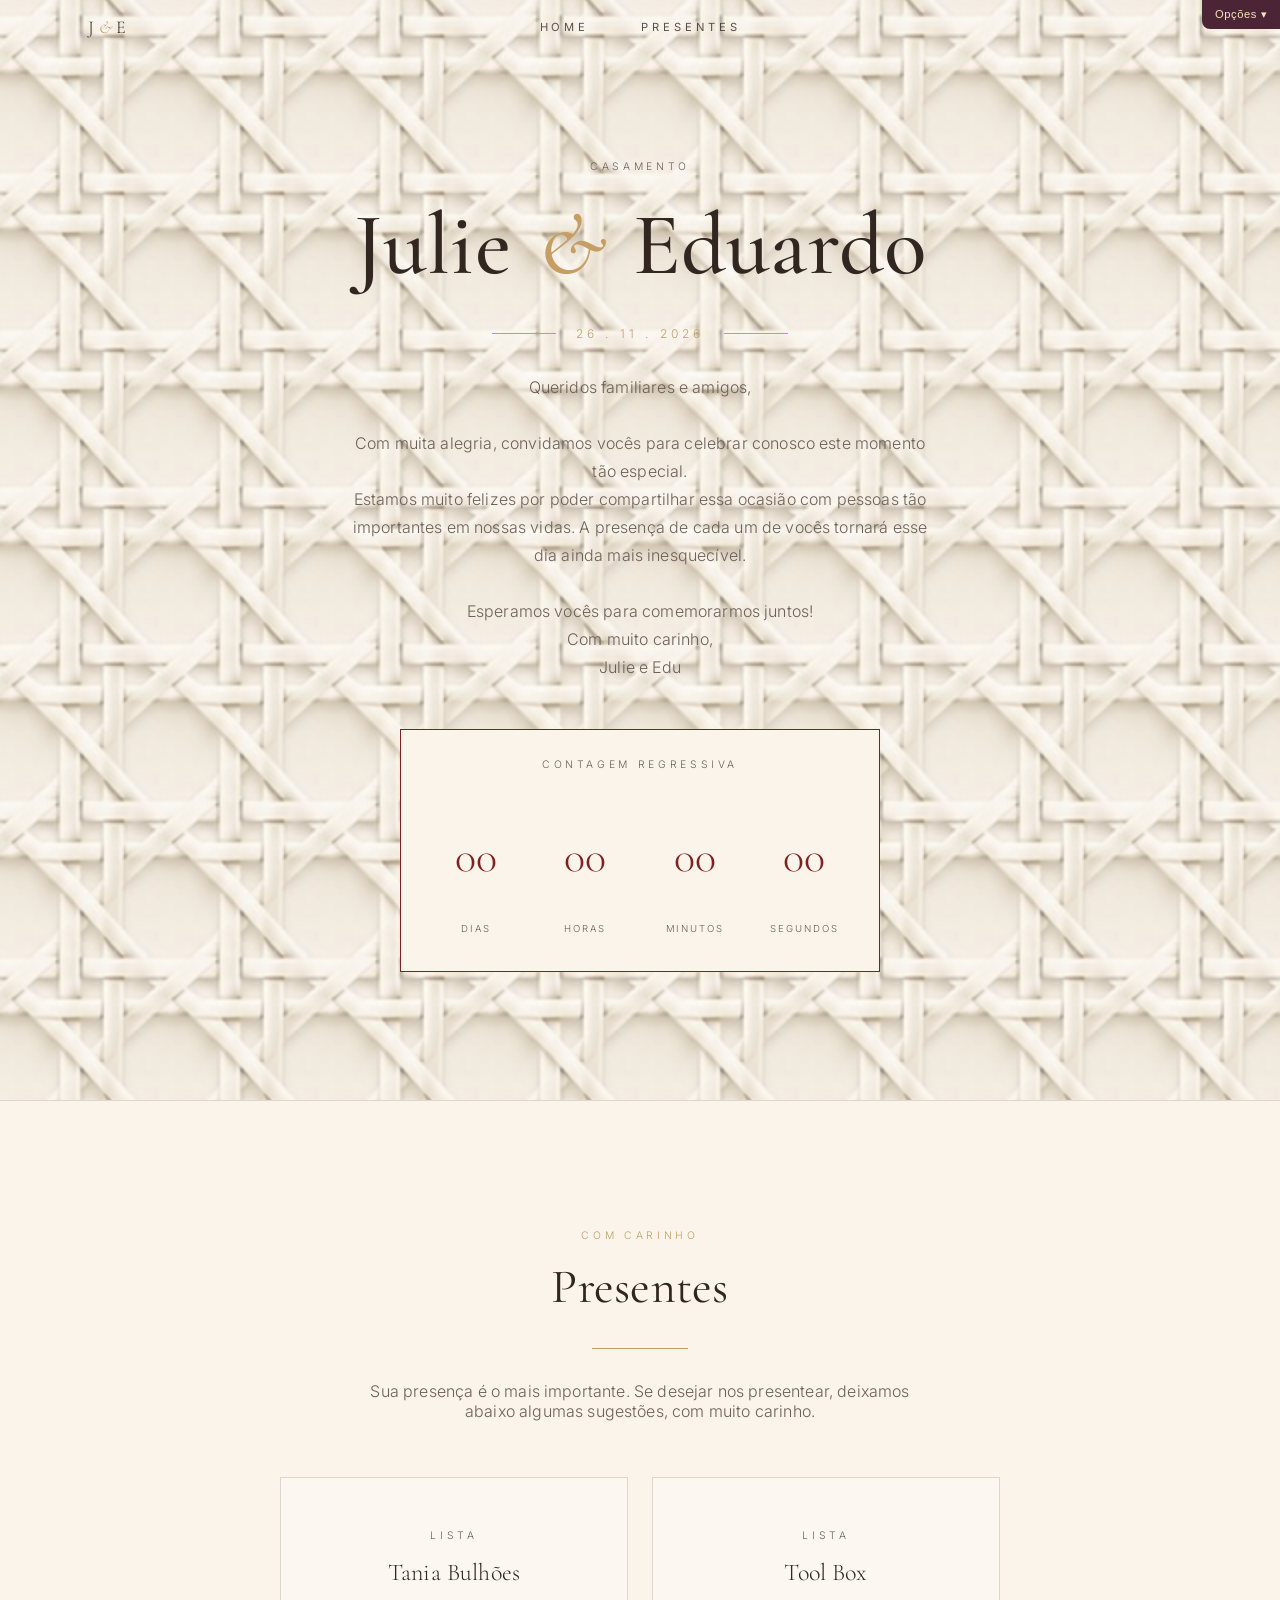
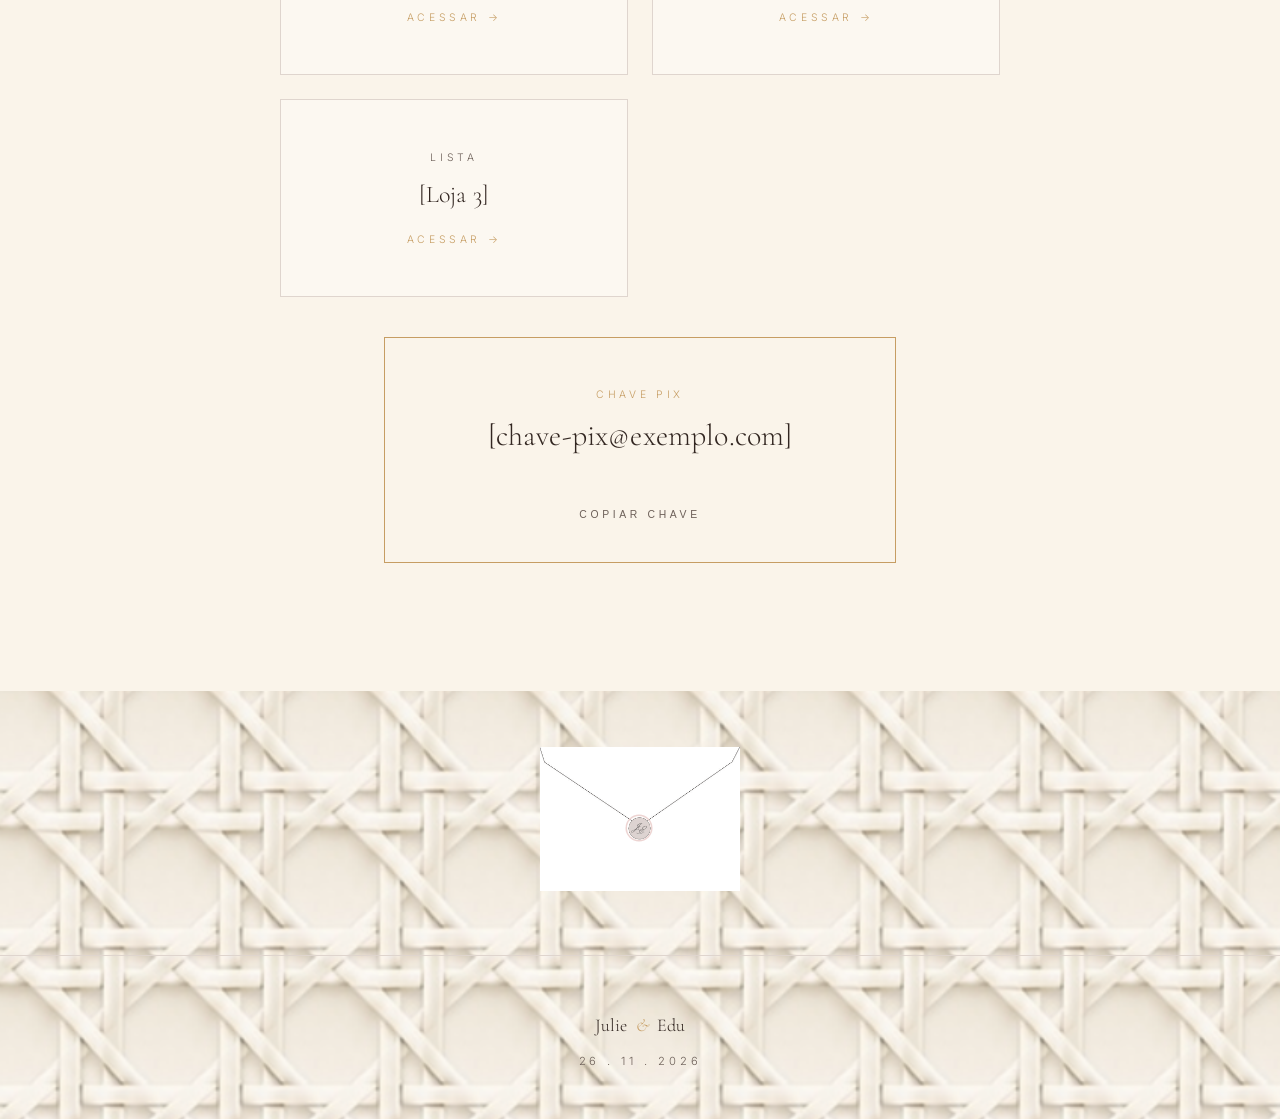
<file: teste-layout-julie-edu (9).html>
<!DOCTYPE html>
<html lang="pt-BR">
<head>
<meta charset="UTF-8" />
<meta name="viewport" content="width=device-width, initial-scale=1.0" />
<title>Julie &amp; Edu · Nosso Casamento</title>
<meta name="description" content="Julie &amp; Edu — 26 de novembro de 2026. Confirme sua presença e veja as listas de presentes." />
<link rel="preconnect" href="https://fonts.googleapis.com">
<link rel="preconnect" href="https://fonts.gstatic.com" crossorigin>
<link href="https://fonts.googleapis.com/css2?family=Cormorant+Garamond:wght@300;400;500&family=Inter:wght@300;400;500&family=Playfair+Display:wght@400;500;600&family=Jost:wght@300;400;500&family=Cardo:wght@400;700&family=Work+Sans:wght@300;400;500&family=Marcellus&family=Karla:wght@300;400;500&family=EB+Garamond:wght@400;500;600&family=Poppins:wght@300;400;500&family=Prata&family=Nunito+Sans:wght@300;400;500&family=Italiana&family=Montserrat:wght@300;400;500&family=Cinzel:wght@400;500;600&family=Raleway:wght@300;400;500&family=Great+Vibes&family=Parisienne&family=Alex+Brush&family=Sacramento&display=swap" rel="stylesheet">
<style>
/* ==========================================================================
   Julie & Edu — Wedding Site
   Recriado a partir do projeto Lovable original (mesmas cores, fontes e
   estrutura). Paleta em oklch(), suportada por navegadores modernos.
   ========================================================================== */

:root {
  --radius: 0.5rem;

  --background: oklch(0.985 0.008 80);
  --foreground: oklch(0.28 0.02 45);
  --card: oklch(0.98 0.01 75);
  --card-foreground: oklch(0.28 0.02 45);

  --primary: oklch(0.35 0.025 45);
  --primary-foreground: oklch(0.985 0.008 80);
  --secondary: oklch(0.94 0.015 60);
  --secondary-foreground: oklch(0.28 0.02 45);
  --muted: oklch(0.94 0.015 60);
  --muted-foreground: oklch(0.5 0.02 50);
  --accent: oklch(0.92 0.03 55);
  --accent-foreground: oklch(0.28 0.02 45);
  --border: oklch(0.88 0.015 60);

  --gold: oklch(0.72 0.09 75);
  --wine: oklch(0.4 0.13 25);
  --blush: oklch(0.9 0.04 25);
  --cream: oklch(0.97 0.015 80);

  --font-serif: "Cormorant Garamond", "Playfair Display", ui-serif, Georgia, serif;
  --font-sans: "Inter", ui-sans-serif, system-ui, sans-serif;
}

* {
  box-sizing: border-box;
}

html {
  scroll-behavior: smooth;
}

body {
  margin: 0;
  background-color: var(--background);
  background-image: url([data-uri]);
  background-repeat: repeat;
  background-size: 160px 157px;
  background-blend-mode: multiply;
  color: var(--foreground);
  font-family: var(--font-sans);
  font-weight: 300;
  -webkit-font-smoothing: antialiased;
  letter-spacing: 0.01em;
}

h1, h2, h3, h4 {
  font-family: var(--font-serif);
  font-weight: 400;
  letter-spacing: 0.005em;
  margin: 0;
}

a {
  color: inherit;
  text-decoration: none;
}

.tracking-invite {
  letter-spacing: 0.35em;
}

.btn-invite {
  display: inline-flex;
  align-items: center;
  justify-content: center;
  padding: 0.9rem 2.25rem;
  font-family: var(--font-sans);
  font-size: 0.72rem;
  font-weight: 400;
  text-transform: uppercase;
  letter-spacing: 0.35em;
  color: var(--foreground);
  background: transparent;
  border: 1px solid currentColor;
  border-radius: 0;
  transition: all 400ms ease;
  cursor: pointer;
}

.btn-invite:hover {
  background: var(--primary);
  color: var(--primary-foreground);
}

.btn-invite-light {
  color: var(--cream);
}

</style>
<style>
  /* ---------- Nav ---------- */
  header {
    position: fixed;
    inset-inline: 0;
    top: 0;
    z-index: 50;
    transition: all 300ms ease;
    background: transparent;
  }
  header.scrolled {
    background: color-mix(in oklch, var(--background) 90%, transparent);
    backdrop-filter: blur(8px);
    border-bottom: 1px solid var(--border);
  }
  .nav-inner {
    position: relative;
    margin: 0 auto;
    max-width: 72rem;
    display: flex;
    align-items: center;
    justify-content: space-between;
    padding: 1rem 1.5rem;
  }
  .brand {
    font-family: var(--font-serif);
    font-size: 1.125rem;
    letter-spacing: 0.02em;
  }
  .brand .amp { font-style: italic; color: var(--gold); }

  .nav-links {
    position: absolute;
    inset-inline: 0;
    display: none;
    justify-content: center;
    gap: 2.5rem;
    pointer-events: none;
  }
  .nav-links button {
    pointer-events: auto;
    background: none;
    border: 0;
    cursor: pointer;
    font-family: var(--font-sans);
    font-size: 0.7rem;
    text-transform: uppercase;
    letter-spacing: 0.35em;
    color: color-mix(in oklch, var(--foreground) 80%, transparent);
    transition: color 200ms ease;
  }
  .nav-links button:hover { color: var(--foreground); }

  @media (min-width: 768px) {
    .nav-links { display: flex; }
    .menu-toggle { display: none; }
  }

  .menu-toggle {
    background: none;
    border: 0;
    cursor: pointer;
    color: var(--foreground);
  }

  .mobile-menu {
    display: none;
    border-top: 1px solid var(--border);
    background: var(--background);
  }
  .mobile-menu.is-open { display: block; }
  .mobile-menu nav {
    display: flex;
    flex-direction: column;
    padding: 1rem 1.5rem;
  }
  .mobile-menu button {
    background: none;
    border: 0;
    text-align: left;
    padding: 0.75rem 0;
    font-size: 0.85rem;
    text-transform: uppercase;
    letter-spacing: 0.35em;
    cursor: pointer;
    color: var(--foreground);
  }

  /* ---------- Sections ---------- */
  section { }

  .home-section {
    padding: 8rem 0 6rem;
  }
  @media (min-width: 640px) {
    .home-section { padding: 10rem 0 8rem; }
  }
  .wrap {
    margin: 0 auto;
    max-width: 48rem;
    padding: 0 1.5rem;
    text-align: center;
  }

  .eyebrow {
    font-size: 0.65rem;
    text-transform: uppercase;
    letter-spacing: 0.35em;
    color: var(--muted-foreground);
    margin: 0;
  }

  .home-title {
    margin-top: 1.5rem;
  }
  .title-names {
    display: flex;
    flex-wrap: wrap;
    align-items: baseline;
    justify-content: center;
    column-gap: 0.32em;
    row-gap: 0.1em;
    width: 100%;
    font-family: var(--font-title, var(--font-serif));
    font-weight: 500;
    line-height: 1.1;
    font-size: clamp(2.75rem, 9vw, 5.5rem);
    color: var(--foreground);
  }
  .title-names .amp {
    color: var(--gold);
    font-style: italic;
    line-height: 1;
  }

  /* Estilos alternativos do título (cursiva/padrão) */
  html[data-title-font="cursiva-great-vibes"] .title-names { font-family: "Great Vibes", cursive; font-weight: 400; font-size: clamp(3.25rem, 11vw, 7rem); }
  html[data-title-font="cursiva-parisienne"] .title-names { font-family: "Parisienne", cursive; font-weight: 400; font-size: clamp(3rem, 10vw, 6.5rem); }
  html[data-title-font="cursiva-alex-brush"] .title-names { font-family: "Alex Brush", cursive; font-weight: 400; font-size: clamp(3.25rem, 11vw, 7rem); }
  html[data-title-font="cursiva-sacramento"] .title-names { font-family: "Sacramento", cursive; font-weight: 400; font-size: clamp(3.25rem, 11vw, 7rem); }
  html[data-title-font="normal-playfair"] .title-names { font-family: "Playfair Display", ui-serif, Georgia, serif; font-size: clamp(2.5rem, 8vw, 5rem); }
  html[data-title-font="normal-cormorant"] .title-names { font-family: "Cormorant Garamond", ui-serif, Georgia, serif; font-size: clamp(2.75rem, 8.5vw, 5.25rem); }
  html[data-title-font="normal-cinzel"] .title-names { font-family: "Cinzel", ui-serif, Georgia, serif; font-weight: 500; letter-spacing: 0.04em; font-size: clamp(2.1rem, 6.5vw, 4rem); }

  .divider {
    margin: 2rem 0;
    display: flex;
    align-items: center;
    justify-content: center;
    gap: 1.25rem;
  }
  .divider .line { height: 1px; width: 4rem; background: var(--gold); }
  .divider .label { font-size: 0.75rem; text-transform: uppercase; letter-spacing: 0.35em; color: var(--gold); }

  .intro {
    margin: 2rem auto 0;
    max-width: 36rem;
    font-size: 1rem;
    line-height: 1.75;
    color: var(--muted-foreground);
  }

  .hero-photo {
    margin-top: 4rem;
    overflow: hidden;
    border-radius: 2px;
    box-shadow: 0 25px 50px -12px color-mix(in oklch, var(--primary) 10%, transparent);
  }
  .hero-photo img {
    width: 100%;
    height: 60vh;
    object-fit: cover;
    display: block;
  }
  @media (min-width: 640px) { .hero-photo img { height: 70vh; } }

  .rsvp-section {
    border-top: 1px solid var(--border);
    border-bottom: 1px solid var(--border);
    background: var(--cream);
    padding: 6rem 0;
  }
  @media (min-width: 640px) { .rsvp-section { padding: 8rem 0; } }
  .rsvp-section .wrap { max-width: 40rem; }
  .rsvp-section h2 { margin-top: 1rem; font-size: 2.5rem; }
  @media (min-width: 640px) { .rsvp-section h2 { font-size: 3rem; } }
  .rsvp-section p.body { margin: 0 auto; max-width: 32rem; color: var(--muted-foreground); line-height: 1.75; }
  .rsvp-section .cta { margin-top: 3rem; }

  .gifts-section {
    border-top: 1px solid var(--border);
    background: var(--cream);
    padding: 6rem 0;
  }
  @media (min-width: 640px) { .gifts-section { padding: 8rem 0; } }
  .gifts-section h2 { margin-top: 1rem; font-size: 2.5rem; }
  @media (min-width: 640px) { .gifts-section h2 { font-size: 3rem; } }


  .gift-grid {
    margin-top: 3.5rem;
    display: grid;
    gap: 1.5rem;
  }
  @media (min-width: 640px) { .gift-grid { grid-template-columns: 1fr 1fr; } }

  .gift-card {
    display: block;
    border: 1px solid var(--border);
    background: var(--card);
    padding: 2.5rem;
    text-align: center;
    transition: all 200ms ease;
  }
  .gift-card:hover {
    border-color: color-mix(in oklch, var(--foreground) 40%, transparent);
    box-shadow: 0 10px 15px -3px color-mix(in oklch, var(--primary) 8%, transparent);
  }
  .gift-card .label { font-size: 0.65rem; text-transform: uppercase; letter-spacing: 0.35em; color: var(--muted-foreground); }
  .gift-card .name { margin-top: 1rem; font-family: var(--font-serif); font-size: 1.5rem; }
  .gift-card .go { margin-top: 1.5rem; font-size: 0.65rem; text-transform: uppercase; letter-spacing: 0.35em; color: var(--gold); }

  .pix-box {
    margin: 2.5rem auto 0;
    max-width: 32rem;
    border: 1px solid var(--gold);
    background: var(--cream);
    padding: 2.5rem;
    text-align: center;
  }
  .pix-box .label { font-size: 0.65rem; text-transform: uppercase; letter-spacing: 0.35em; color: var(--gold); }
  .pix-box .key { margin-top: 1rem; font-family: var(--font-serif); font-size: 1.5rem; word-break: break-all; }
  @media (min-width: 640px) { .pix-box .key { font-size: 1.875rem; } }
  .pix-box button {
    margin-top: 1.5rem;
    background: none;
    border: 0;
    cursor: pointer;
    font-size: 0.65rem;
    text-transform: uppercase;
    letter-spacing: 0.35em;
    color: var(--muted-foreground);
  }
  .pix-box button:hover { color: var(--foreground); }

  footer {
    border-top: 1px solid var(--border);
    padding: 2.5rem 0;
    text-align: center;
  }
  footer .names { font-family: var(--font-serif); font-size: 1.125rem; }
  footer .amp { margin: 0 0.5rem; font-style: italic; color: var(--gold); }
  footer .date { margin-top: 0.25rem; font-size: 0.7rem; text-transform: uppercase; letter-spacing: 0.35em; color: var(--muted-foreground); }

  /* ---------- Contagem regressiva ---------- */
  .countdown-box {
    margin: 3rem auto 0;
    max-width: 30rem;
    border: 1px solid var(--wine);
    background: var(--cream);
    padding: 1.75rem 1.5rem;
  }
  .countdown-box .label {
    text-align: center;
    font-size: 0.65rem;
    text-transform: uppercase;
    letter-spacing: 0.35em;
    color: var(--muted-foreground);
    margin: 0 0 1.25rem;
  }
  .countdown-grid {
    display: grid;
    grid-template-columns: repeat(4, 1fr);
    gap: 0.5rem;
  }
  .countdown-grid .unit { text-align: center; }
  .countdown-grid .num {
    font-family: var(--font-serif);
    font-size: 2.25rem;
    line-height: 1;
    color: var(--wine);
  }
  @media (min-width: 640px) { .countdown-grid .num { font-size: 2.75rem; } }
  .countdown-grid .unit-label {
    margin-top: 0.4rem;
    font-size: 0.6rem;
    text-transform: uppercase;
    letter-spacing: 0.2em;
    color: var(--muted-foreground);
  }

  /* ---------- Envelope / selo (mesma animação do index.html) ---------- */
  .invite-area {
    position: relative;
    margin: 3.5rem auto 4rem;
    display: flex;
    width: 100%;
    justify-content: center;
  }

  .envelope-wrap {
    position: relative;
    z-index: 0;
    width: 200px;
  }

  .envelope-img {
    width: 100%;
    height: auto;
    display: block;
    user-select: none;
    pointer-events: none;
  }

  .seal-pulse {
    position: absolute;
    left: 49.6%;
    top: 56.4%;
    width: 12%;
    aspect-ratio: 1 / 1;
    transform: translate(-50%, -50%);
    border-radius: 9999px;
    box-shadow: 0 0 0 1.5px oklch(0.88 0.03 25 / 0.9);
    animation: sealPulse 4s ease-in-out infinite;
    pointer-events: none;
  }

  @keyframes sealPulse {
    0% { transform: translate(-50%, -50%) scale(1.4); opacity: 0.85; }
    50% { transform: translate(-50%, -50%) scale(1); opacity: 0; }
    100% { transform: translate(-50%, -50%) scale(1.4); opacity: 0.85; }
  }

  .seal-button {
    position: absolute;
    inset: 0;
    background: transparent;
    border: 0;
    cursor: pointer;
  }

  .card {
    position: absolute;
    left: 50%;
    z-index: 20;
    width: 100%;
    max-width: 560px;
    top: 56%;
    transform: translate(-50%, -56%) scale(0.18);
    transform-origin: 50% 15%;
    opacity: 0;
    pointer-events: none;
    transition: opacity 2.6s cubic-bezier(0.16, 1, 0.3, 1),
                transform 2.6s cubic-bezier(0.16, 1, 0.3, 1);
  }

  .card.is-open {
    opacity: 1;
    transform: translate(-50%, -56%) scale(1);
    pointer-events: auto;
  }

  .backface {
    position: relative;
    width: 100%;
  }

  .backface-img {
    width: 100%;
    height: auto;
    display: block;
    user-select: none;
  }

  .name-button {
    position: absolute;
    background: transparent;
    border: 0;
    cursor: pointer;
    left: 50%;
    top: 51.9%;
    width: 38%;
    height: 16%;
    transform: translate(-50%, -50%);
  }

  .name-contour {
    position: absolute;
    left: 50%;
    top: 50%;
    width: 100%;
    transform: translate(-50%, -50%);
    pointer-events: none;
    user-select: none;
    animation: namePulse 4s ease-in-out infinite;
  }

  @keyframes namePulse {
    0% { transform: translate(-50%, -50%) scale(1.15); opacity: 0.9; }
    50% { transform: translate(-50%, -50%) scale(1); opacity: 0; }
    100% { transform: translate(-50%, -50%) scale(1.15); opacity: 0.9; }
  }

  /* ==========================================================================
     PAINEL DE TESTE — trocas de fonte / paleta / densidade ao vivo.
     Nada disso entra na versão final; é só para comparar opções aqui mesmo.
     ========================================================================== */

  /* ---- Paletas de cor completas (padrão = a atual, bege claro & vinho) ---- */

  /* -- Claras -- */
  html[data-theme="bege-claro"] {
    /* igual ao padrão, mantido explícito para o seletor */
  }
  html[data-theme="marfim-carvao"] {
    --background: oklch(0.98 0.004 90);
    --foreground: oklch(0.22 0.005 0);
    --card: oklch(0.96 0.004 90);
    --card-foreground: oklch(0.22 0.005 0);
    --secondary: oklch(0.93 0.006 90);
    --muted-foreground: oklch(0.45 0.006 0);
    --accent: oklch(0.9 0.006 90);
    --border: oklch(0.85 0.006 90);
    --gold: oklch(0.65 0.03 80);
    --wine: oklch(0.3 0.01 0);
    --blush: oklch(0.9 0.01 60);
    --cream: oklch(0.97 0.004 90);
  }
  html[data-theme="sage"] {
    --background: oklch(0.97 0.012 120);
    --foreground: oklch(0.28 0.02 130);
    --card: oklch(0.955 0.012 120);
    --card-foreground: oklch(0.28 0.02 130);
    --secondary: oklch(0.92 0.02 110);
    --muted-foreground: oklch(0.48 0.02 120);
    --accent: oklch(0.88 0.04 90);
    --border: oklch(0.85 0.02 110);
    --gold: oklch(0.7 0.08 70);
    --wine: oklch(0.42 0.09 40);
    --blush: oklch(0.9 0.03 70);
    --cream: oklch(0.97 0.014 90);
  }
  html[data-theme="blush"] {
    --background: oklch(0.97 0.02 20);
    --foreground: oklch(0.35 0.05 20);
    --card: oklch(0.955 0.02 20);
    --card-foreground: oklch(0.35 0.05 20);
    --secondary: oklch(0.93 0.03 20);
    --muted-foreground: oklch(0.52 0.04 20);
    --accent: oklch(0.88 0.05 40);
    --border: oklch(0.86 0.03 20);
    --gold: oklch(0.75 0.1 80);
    --wine: oklch(0.45 0.12 10);
    --blush: oklch(0.92 0.05 15);
    --cream: oklch(0.97 0.015 40);
  }
  html[data-theme="terracota"] {
    --background: oklch(0.95 0.025 55);
    --foreground: oklch(0.34 0.06 35);
    --card: oklch(0.93 0.025 55);
    --card-foreground: oklch(0.34 0.06 35);
    --secondary: oklch(0.9 0.035 50);
    --muted-foreground: oklch(0.5 0.04 40);
    --accent: oklch(0.85 0.06 45);
    --border: oklch(0.82 0.035 45);
    --gold: oklch(0.73 0.1 70);
    --wine: oklch(0.42 0.13 30);
    --blush: oklch(0.88 0.05 40);
    --cream: oklch(0.96 0.02 55);
  }
  html[data-theme="rosa-antigo"] {
    --background: oklch(0.94 0.025 15);
    --foreground: oklch(0.33 0.06 350);
    --card: oklch(0.92 0.025 15);
    --card-foreground: oklch(0.33 0.06 350);
    --secondary: oklch(0.88 0.03 15);
    --muted-foreground: oklch(0.5 0.04 350);
    --accent: oklch(0.84 0.05 10);
    --border: oklch(0.8 0.03 10);
    --gold: oklch(0.72 0.08 70);
    --wine: oklch(0.4 0.12 340);
    --blush: oklch(0.87 0.05 10);
    --cream: oklch(0.95 0.018 15);
  }
  html[data-theme="perola"] {
    --background: oklch(0.96 0.004 250);
    --foreground: oklch(0.3 0.01 250);
    --card: oklch(0.94 0.004 250);
    --card-foreground: oklch(0.3 0.01 250);
    --secondary: oklch(0.9 0.006 250);
    --muted-foreground: oklch(0.5 0.008 250);
    --accent: oklch(0.87 0.008 250);
    --border: oklch(0.83 0.006 250);
    --gold: oklch(0.68 0.05 80);
    --wine: oklch(0.35 0.03 280);
    --blush: oklch(0.88 0.015 260);
    --cream: oklch(0.95 0.004 250);
  }

  /* -- Escuras -- */
  html[data-theme="bege-escuro"] {
    --background: oklch(0.26 0.02 65);
    --foreground: oklch(0.93 0.02 80);
    --card: oklch(0.31 0.02 65);
    --card-foreground: oklch(0.93 0.02 80);
    --secondary: oklch(0.35 0.02 65);
    --muted-foreground: oklch(0.78 0.02 75);
    --accent: oklch(0.4 0.03 60);
    --border: oklch(0.42 0.02 65);
    --gold: oklch(0.8 0.1 80);
    --wine: oklch(0.55 0.13 25);
    --blush: oklch(0.6 0.06 30);
    --cream: oklch(0.33 0.02 65);
    --primary: oklch(0.93 0.02 80);
    --primary-foreground: oklch(0.22 0.02 65);
  }
  html[data-theme="vinho-fundo"] {
    --background: oklch(0.26 0.09 20);
    --foreground: oklch(0.94 0.02 70);
    --card: oklch(0.31 0.09 20);
    --card-foreground: oklch(0.94 0.02 70);
    --secondary: oklch(0.35 0.09 20);
    --muted-foreground: oklch(0.82 0.04 50);
    --accent: oklch(0.4 0.1 20);
    --border: oklch(0.44 0.09 20);
    --gold: oklch(0.8 0.1 80);
    --wine: oklch(0.6 0.14 20);
    --blush: oklch(0.65 0.08 25);
    --cream: oklch(0.34 0.09 20);
    --primary: oklch(0.94 0.02 70);
    --primary-foreground: oklch(0.22 0.09 20);
  }
  html[data-theme="carvao-dourado"] {
    --background: oklch(0.16 0.01 40);
    --foreground: oklch(0.93 0.015 80);
    --card: oklch(0.21 0.012 40);
    --card-foreground: oklch(0.93 0.015 80);
    --secondary: oklch(0.25 0.012 40);
    --muted-foreground: oklch(0.72 0.015 70);
    --accent: oklch(0.3 0.015 40);
    --border: oklch(0.33 0.012 40);
    --gold: oklch(0.82 0.1 80);
    --wine: oklch(0.55 0.13 25);
    --blush: oklch(0.55 0.05 40);
    --cream: oklch(0.23 0.012 40);
    --primary: oklch(0.93 0.015 80);
    --primary-foreground: oklch(0.14 0.01 40);
  }
  html[data-theme="marinho-escuro"] {
    --background: oklch(0.22 0.04 255);
    --foreground: oklch(0.94 0.015 90);
    --card: oklch(0.27 0.045 255);
    --card-foreground: oklch(0.94 0.015 90);
    --secondary: oklch(0.31 0.045 255);
    --muted-foreground: oklch(0.76 0.03 250);
    --accent: oklch(0.36 0.05 255);
    --border: oklch(0.4 0.045 255);
    --gold: oklch(0.8 0.1 80);
    --wine: oklch(0.5 0.1 20);
    --blush: oklch(0.55 0.06 30);
    --cream: oklch(0.29 0.045 255);
    --primary: oklch(0.94 0.015 90);
    --primary-foreground: oklch(0.18 0.04 255);
  }
  html[data-theme="esmeralda-escuro"] {
    --background: oklch(0.23 0.05 155);
    --foreground: oklch(0.94 0.015 90);
    --card: oklch(0.28 0.05 155);
    --card-foreground: oklch(0.94 0.015 90);
    --secondary: oklch(0.32 0.05 155);
    --muted-foreground: oklch(0.76 0.03 130);
    --accent: oklch(0.37 0.06 155);
    --border: oklch(0.41 0.05 155);
    --gold: oklch(0.8 0.1 80);
    --wine: oklch(0.5 0.1 25);
    --blush: oklch(0.55 0.06 40);
    --cream: oklch(0.3 0.05 155);
    --primary: oklch(0.94 0.015 90);
    --primary-foreground: oklch(0.19 0.05 155);
  }

  /* ---- Combinações de fonte (padrão = Cormorant + Inter) ---- */
  html[data-font="playfair"] {
    --font-serif: "Playfair Display", ui-serif, Georgia, serif;
    --font-sans: "Jost", ui-sans-serif, system-ui, sans-serif;
  }
  html[data-font="cardo"] {
    --font-serif: "Cardo", ui-serif, Georgia, serif;
    --font-sans: "Work Sans", ui-sans-serif, system-ui, sans-serif;
  }
  html[data-font="marcellus"] {
    --font-serif: "Marcellus", ui-serif, Georgia, serif;
    --font-sans: "Karla", ui-sans-serif, system-ui, sans-serif;
  }
  html[data-font="garamond-poppins"] {
    --font-serif: "EB Garamond", ui-serif, Georgia, serif;
    --font-sans: "Poppins", ui-sans-serif, system-ui, sans-serif;
  }
  html[data-font="prata-nunito"] {
    --font-serif: "Prata", ui-serif, Georgia, serif;
    --font-sans: "Nunito Sans", ui-sans-serif, system-ui, sans-serif;
  }
  html[data-font="italiana-montserrat"] {
    --font-serif: "Italiana", ui-serif, Georgia, serif;
    --font-sans: "Montserrat", ui-sans-serif, system-ui, sans-serif;
  }
  html[data-font="cinzel-raleway"] {
    --font-serif: "Cinzel", ui-serif, Georgia, serif;
    --font-sans: "Raleway", ui-sans-serif, system-ui, sans-serif;
  }


  /* ---- Densidade do layout ---- */
  html[data-density="compact"] .home-section .wrap { padding-top: 3rem; padding-bottom: 3rem; }
  html[data-density="compact"] .intro { line-height: 1.5; margin-bottom: 1.5rem; }
  html[data-density="compact"] .countdown-box { padding: 1rem; }
  html[data-density="spacious"] .home-section .wrap { padding-top: 6rem; padding-bottom: 6rem; }
  html[data-density="spacious"] .intro { line-height: 2; margin-bottom: 3rem; }
  html[data-density="spacious"] .countdown-box { padding: 2.25rem; }

  /* ---- Painel flutuante ---- */
  #testPanel {
    position: fixed;
    top: 0;
    right: 0;
    z-index: 9999;
    background: rgba(20, 14, 10, 0.92);
    color: #f6e5ba;
    font-family: "Inter", ui-sans-serif, system-ui, sans-serif;
    font-size: 0.75rem;
    padding: 0.85rem 1rem;
    border-bottom-left-radius: 10px;
    box-shadow: 0 4px 18px rgba(0,0,0,0.35);
    display: flex;
    flex-wrap: wrap;
    gap: 0.6rem 1rem;
    align-items: center;
    max-width: 100vw;
  }
  #testPanel strong { font-weight: 600; letter-spacing: 0.03em; }
  #testPanel .field { display: flex; flex-direction: column; gap: 2px; }
  #testPanel label { opacity: 0.75; font-size: 0.65rem; text-transform: uppercase; letter-spacing: 0.06em; }
  #testPanel select {
    font-family: inherit;
    font-size: 0.75rem;
    padding: 0.3rem 0.5rem;
    border-radius: 6px;
    border: 1px solid rgba(246,229,186,0.4);
    background: rgba(255,255,255,0.08);
    color: #f6e5ba;
  }
  #testPanel select option { color: #2b2b2b; }
  #testPanelToggle {
    position: fixed;
    top: 0;
    right: 0;
    z-index: 10000;
    background: #4b2436;
    color: #f6e5ba;
    border: none;
    padding: 0.5rem 0.8rem;
    font-size: 0.7rem;
    letter-spacing: 0.05em;
    cursor: pointer;
    border-bottom-left-radius: 8px;
  }
  #testPanel.is-hidden { display: none; }
  body { padding-top: 0; }

  body, .home-section, .gifts-section, .gift-card, .countdown-box, .pix-box,
  .brand, .divider .label, header, .card, .title-names { transition: background-color .3s ease, color .3s ease, border-color .3s ease, font-size .2s ease; }

  @media (max-width: 640px) {
    #testPanel {
      flex-direction: column;
      align-items: flex-start;
      max-height: 80vh;
      overflow-y: auto;
      width: 220px;
    }
  }
</style>
</head>
<body>

<header id="siteHeader">
  <div class="nav-inner">
    <a href="index.html" class="brand">J <span class="amp">&amp;</span> E</a>

    <nav class="nav-links">
      <button data-target="home">Home</button>
      <button data-target="presentes">Presentes</button>
    </nav>

    <button class="menu-toggle" id="menuToggle" aria-label="Menu">☰</button>
  </div>

  <div class="mobile-menu" id="mobileMenu">
    <nav>
      <button data-target="home">Home</button>
      <button data-target="presentes">Presentes</button>
    </nav>
  </div>
</header>

<section id="home" class="home-section">
  <div class="wrap">
    <p class="eyebrow">Casamento</p>
    <h1 class="home-title">
      <span class="title-names">
        <span class="title-name">Julie</span>
        <span class="amp">&amp;</span>
        <span class="title-name">Eduardo</span>
      </span>
    </h1>

    <div class="divider">
      <span class="line"></span>
      <span class="label">26 . 11 . 2026</span>
      <span class="line"></span>
    </div>


    <p class="intro">
      Queridos familiares e amigos,<br /><br />
      Com muita alegria, convidamos vocês para celebrar conosco este momento tão
      especial.<br />
      Estamos muito felizes por poder compartilhar essa ocasião com pessoas tão
      importantes em nossas vidas. A presença de cada um de vocês tornará esse
      dia ainda mais inesquecível.<br /><br />
      Esperamos vocês para comemorarmos juntos!<br />
      Com muito carinho,<br />
      Julie e Edu
    </p>

    <div class="countdown-box">
      <p class="label">Contagem regressiva</p>
      <div class="countdown-grid">
        <div class="unit"><p class="num" id="cdDays">00</p><p class="unit-label">Dias</p></div>
        <div class="unit"><p class="num" id="cdHours">00</p><p class="unit-label">Horas</p></div>
        <div class="unit"><p class="num" id="cdMinutes">00</p><p class="unit-label">Minutos</p></div>
        <div class="unit"><p class="num" id="cdSeconds">00</p><p class="unit-label">Segundos</p></div>
      </div>
    </div>
  </div>
</section>

<section id="presentes" class="gifts-section">
  <div class="wrap">
    <p class="eyebrow" style="color: var(--gold);">Com carinho</p>
    <h2>Presentes</h2>
    <div class="divider" style="gap:0;"><span class="line" style="width:6rem;"></span></div>
    <p class="body" style="max-width:36rem; margin: 0 auto; color: var(--muted-foreground);">
      Sua presença é o mais importante. Se desejar nos presentear, deixamos
      abaixo algumas sugestões, com muito carinho.
    </p>

    <!-- Troque nome/link/imagem de cada card pelas lojas reais escolhidas por vocês -->
    <div class="gift-grid" id="giftGrid">
      <a class="gift-card" href="https://www.taniabulhoes.com.br/casa/aromatizadores-de-ambiente/difusores" target="_blank" rel="noopener noreferrer">
        <p class="label">Lista</p>
        <p class="name">Tania Bulhões</p>
        <p class="go">Acessar →</p>
      </a>
      <a class="gift-card" href="https://www.tbox.com.br/" target="_blank" rel="noopener noreferrer">
        <p class="label">Lista</p>
        <p class="name">Tool Box</p>
        <p class="go">Acessar →</p>
      </a>
      <a class="gift-card" href="#" target="_blank" rel="noopener noreferrer">
        <p class="label">Lista</p>
        <p class="name">[Loja 3]</p>
        <p class="go">Acessar →</p>
      </a>
    </div>

    <div class="pix-box">
      <p class="label">Chave Pix</p>
      <p class="key" id="pixKey">[chave-pix@exemplo.com]</p>
      <button id="copyPix">Copiar chave</button>
    </div>
  </div>
</section>

<div class="invite-area">
      <div class="envelope-wrap">
        <img class="envelope-img" src="[data-uri]" alt="" />
        <span class="seal-pulse" id="sealPulse2" aria-hidden="true"></span>
        <button class="seal-button" id="openBtn2" aria-label="Abrir convite"></button>
      </div>

      <div class="card" id="card2">
        <div class="backface">
          <img class="backface-img" src="[data-uri]" alt="" />
          <button class="name-button" id="enterBtn2" aria-label="Ver convite">
            <img class="name-contour" src="[data-uri]" alt="" />
          </button>
        </div>
      </div>
    </div>

<footer>
  <p class="names">Julie<span class="amp">&amp;</span>Edu</p>
  <p class="date">26 . 11 . 2026</p>
</footer>

<!-- ============ PAINEL DE TESTE (remover ao publicar a versão final) ============ -->
<button id="testPanelToggle" type="button">Opções ▾</button>
<div id="testPanel" class="is-hidden">
  <strong>Testar:</strong>
  <div class="field">
    <label for="selTheme">Paleta / Fundo</label>
    <select id="selTheme">
      <option value="">Bege claro & vinho (atual)</option>
      <optgroup label="Claras">
        <option value="marfim-carvao">Marfim & carvão</option>
        <option value="sage">Sage & terracota</option>
        <option value="blush">Blush & dourado</option>
        <option value="terracota">Terracota quente</option>
        <option value="rosa-antigo">Rosa antigo</option>
        <option value="perola">Pérola & tinta</option>
      </optgroup>
      <optgroup label="Escuras (fundo escuro)">
        <option value="bege-escuro">Bege escuro</option>
        <option value="vinho-fundo">Vinho (fundo escuro)</option>
        <option value="carvao-dourado">Carvão & dourado</option>
        <option value="marinho-escuro">Marinho escuro</option>
        <option value="esmeralda-escuro">Esmeralda escuro</option>
      </optgroup>
    </select>
  </div>
  <div class="field">
    <label for="selFont">Fonte</label>
    <select id="selFont">
      <option value="">Cormorant Garamond + Inter (atual)</option>
      <option value="playfair">Playfair Display + Jost</option>
      <option value="cardo">Cardo + Work Sans</option>
      <option value="marcellus">Marcellus + Karla</option>
      <option value="garamond-poppins">EB Garamond + Poppins</option>
      <option value="prata-nunito">Prata + Nunito Sans</option>
      <option value="italiana-montserrat">Italiana + Montserrat</option>
      <option value="cinzel-raleway">Cinzel + Raleway</option>
    </select>
  </div>
  <div class="field">
    <label for="selTitleFont">Nome "Julie &amp; Eduardo"</label>
    <select id="selTitleFont">
      <option value="">Padrão (segue a fonte do site)</option>
      <optgroup label="Cursiva">
        <option value="cursiva-great-vibes">Cursiva — Great Vibes</option>
        <option value="cursiva-parisienne">Cursiva — Parisienne</option>
        <option value="cursiva-alex-brush">Cursiva — Alex Brush</option>
        <option value="cursiva-sacramento">Cursiva — Sacramento</option>
      </optgroup>
      <optgroup label="Padrão / normal">
        <option value="normal-playfair">Normal — Playfair Display</option>
        <option value="normal-cormorant">Normal — Cormorant Garamond</option>
        <option value="normal-cinzel">Normal (maiúsculas) — Cinzel</option>
      </optgroup>
    </select>
  </div>
  <div class="field">
    <label for="selDensity">Espaçamento</label>
    <select id="selDensity">
      <option value="">Atual</option>
      <option value="compact">Compacto</option>
      <option value="spacious">Espaçoso</option>
    </select>
  </div>
</div>

<script>
(function () {
  const html = document.documentElement;
  const toggleBtn = document.getElementById('testPanelToggle');
  const panel = document.getElementById('testPanel');
  const selTheme = document.getElementById('selTheme');
  const selFont = document.getElementById('selFont');
  const selTitleFont = document.getElementById('selTitleFont');
  const selDensity = document.getElementById('selDensity');

  toggleBtn.addEventListener('click', () => panel.classList.toggle('is-hidden'));

  selTheme.addEventListener('change', () => {
    if (selTheme.value) html.setAttribute('data-theme', selTheme.value);
    else html.removeAttribute('data-theme');
  });
  selFont.addEventListener('change', () => {
    if (selFont.value) html.setAttribute('data-font', selFont.value);
    else html.removeAttribute('data-font');
  });
  selTitleFont.addEventListener('change', () => {
    if (selTitleFont.value) html.setAttribute('data-title-font', selTitleFont.value);
    else html.removeAttribute('data-title-font');
  });
  selDensity.addEventListener('change', () => {
    if (selDensity.value) html.setAttribute('data-density', selDensity.value);
    else html.removeAttribute('data-density');
  });
})();
</script>

<script>
  const header = document.getElementById('siteHeader');
  const menuToggle = document.getElementById('menuToggle');
  const mobileMenu = document.getElementById('mobileMenu');

  function onScroll() {
    header.classList.toggle('scrolled', window.scrollY > 20);
  }
  onScroll();
  window.addEventListener('scroll', onScroll);

  menuToggle.addEventListener('click', () => {
    mobileMenu.classList.toggle('is-open');
    menuToggle.textContent = mobileMenu.classList.contains('is-open') ? '✕' : '☰';
  });

  document.querySelectorAll('[data-target]').forEach((btn) => {
    btn.addEventListener('click', () => {
      const id = btn.getAttribute('data-target');
      document.getElementById(id)?.scrollIntoView({ behavior: 'smooth', block: 'start' });
      mobileMenu.classList.remove('is-open');
      menuToggle.textContent = '☰';
    });
  });

  document.getElementById('copyPix').addEventListener('click', () => {
    const key = document.getElementById('pixKey').textContent;
    navigator.clipboard?.writeText(key);
  });

  // ---------- Contagem regressiva ----------
  // Ajuste o horário exato da cerimônia quando souberem (hoje está 18h, horário de Brasília).
  const weddingDate = new Date('2026-11-26T18:00:00-03:00').getTime();

  function pad(n) { return String(n).padStart(2, '0'); }

  function updateCountdown() {
    const now = Date.now();
    const diff = Math.max(0, weddingDate - now);

    const days = Math.floor(diff / (1000 * 60 * 60 * 24));
    const hours = Math.floor((diff / (1000 * 60 * 60)) % 24);
    const minutes = Math.floor((diff / (1000 * 60)) % 60);
    const seconds = Math.floor((diff / 1000) % 60);

    document.getElementById('cdDays').textContent = pad(days);
    document.getElementById('cdHours').textContent = pad(hours);
    document.getElementById('cdMinutes').textContent = pad(minutes);
    document.getElementById('cdSeconds').textContent = pad(seconds);
  }
  updateCountdown();
  setInterval(updateCountdown, 1000);

  // ---------- Envelope / selo (mesma animação do index.html) ----------
  const openBtn2 = document.getElementById('openBtn2');
  const sealPulse2 = document.getElementById('sealPulse2');
  const card2 = document.getElementById('card2');

  openBtn2.addEventListener('click', () => {
    sealPulse2.style.display = 'none';
    openBtn2.style.display = 'none';
    card2.classList.add('is-open');
  });

  // Clicar fora do convite aberto fecha ele de novo, liberando o site
  document.addEventListener('click', (e) => {
    const isOpen = card2.classList.contains('is-open');
    const clickedInside = card2.contains(e.target) || e.target.closest('.envelope-wrap');
    if (isOpen && !clickedInside) {
      card2.classList.remove('is-open');
      sealPulse2.style.display = '';
      openBtn2.style.display = '';
    }
  });
</script>
</body>
</html>
</file>
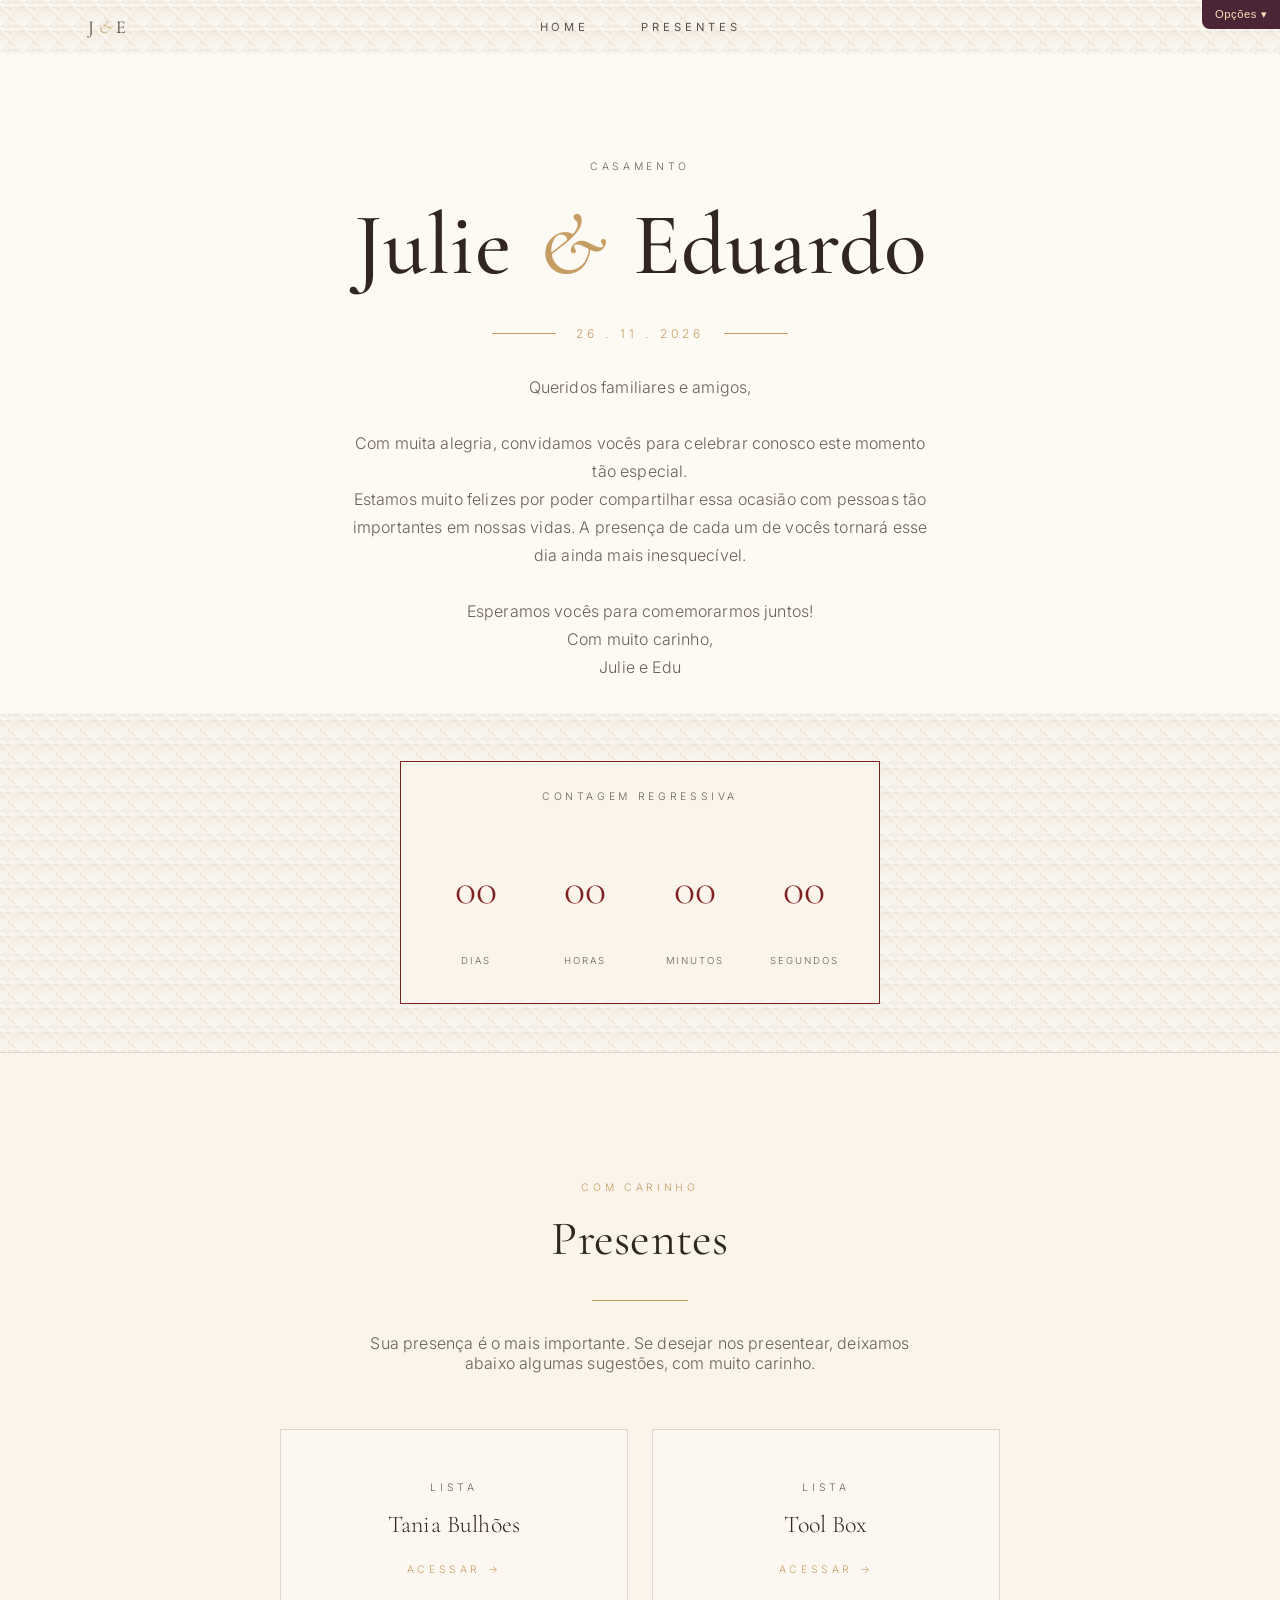
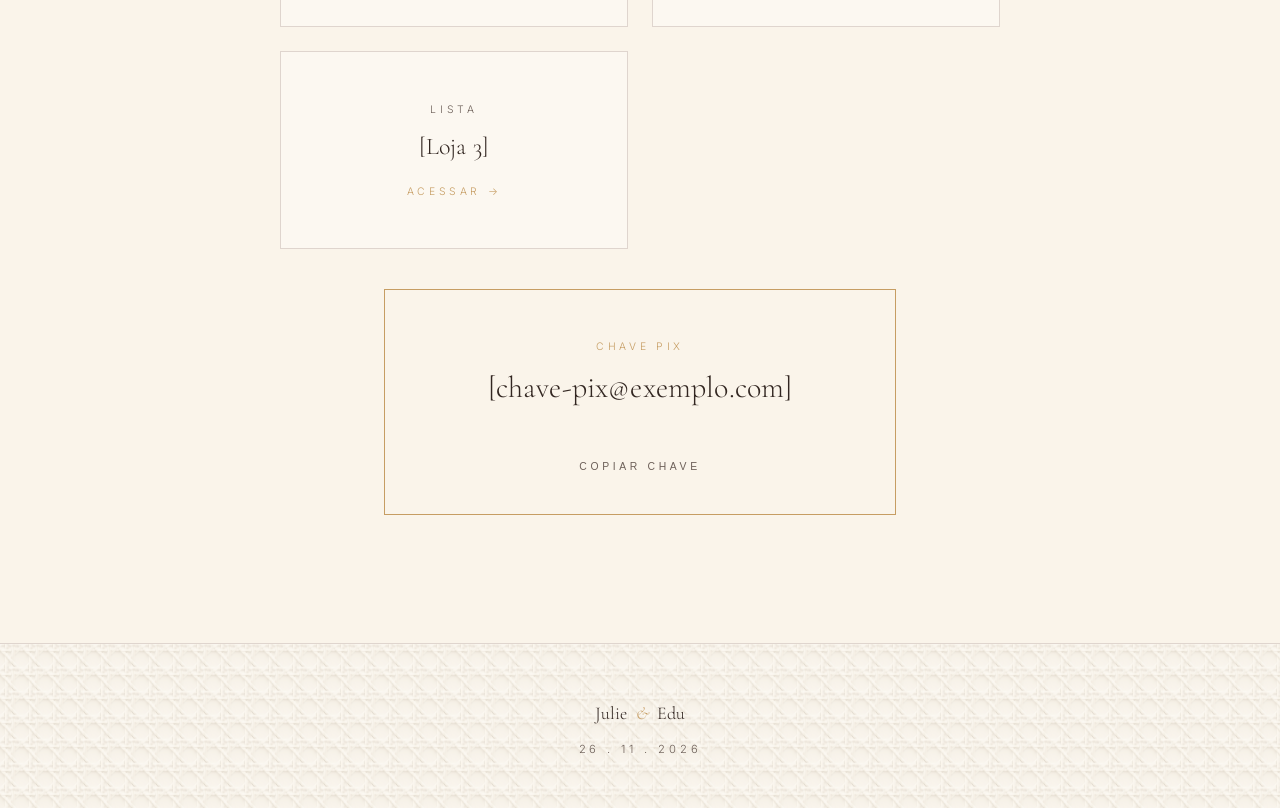
<file: teste-layout-julie-edu__28_ (2).html>
<!DOCTYPE html>
<html lang="pt-BR">
<head>
<meta charset="UTF-8" />
<meta name="viewport" content="width=device-width, initial-scale=1.0" />
<title>Julie &amp; Edu · Nosso Casamento</title>
<meta name="description" content="Julie &amp; Edu — 26 de novembro de 2026. Confirme sua presença e veja as listas de presentes." />
<link rel="preconnect" href="https://fonts.googleapis.com">
<link rel="preconnect" href="https://fonts.gstatic.com" crossorigin>
<link href="https://fonts.googleapis.com/css2?family=Cormorant+Garamond:wght@300;400;500&family=Inter:wght@300;400;500&family=Playfair+Display:wght@400;500;600&family=Jost:wght@300;400;500&family=Cardo:wght@400;700&family=Work+Sans:wght@300;400;500&family=Marcellus&family=Karla:wght@300;400;500&family=EB+Garamond:wght@400;500;600&family=Poppins:wght@300;400;500&family=Prata&family=Nunito+Sans:wght@300;400;500&family=Italiana&family=Montserrat:wght@300;400;500&family=Cinzel:wght@400;500;600&family=Raleway:wght@300;400;500&family=Great+Vibes&family=Parisienne&family=Alex+Brush&family=Sacramento&display=swap" rel="stylesheet">
<style>
/* ==========================================================================
   Julie & Edu — Wedding Site
   Recriado a partir do projeto Lovable original (mesmas cores, fontes e
   estrutura). Paleta em oklch(), suportada por navegadores modernos.
   ========================================================================== */

:root {
  --radius: 0.5rem;

  --background: oklch(0.985 0.008 80);
  --foreground: oklch(0.28 0.02 45);
  --card: oklch(0.98 0.01 75);
  --card-foreground: oklch(0.28 0.02 45);

  --primary: oklch(0.35 0.025 45);
  --primary-foreground: oklch(0.985 0.008 80);
  --secondary: oklch(0.94 0.015 60);
  --secondary-foreground: oklch(0.28 0.02 45);
  --muted: oklch(0.94 0.015 60);
  --muted-foreground: oklch(0.5 0.02 50);
  --accent: oklch(0.92 0.03 55);
  --accent-foreground: oklch(0.28 0.02 45);
  --border: oklch(0.88 0.015 60);

  --gold: oklch(0.72 0.09 75);
  --wine: oklch(0.4 0.13 25);
  --blush: oklch(0.9 0.04 25);
  --cream: oklch(0.97 0.015 80);

  --font-serif: "Cormorant Garamond", "Playfair Display", ui-serif, Georgia, serif;
  --font-sans: "Inter", ui-sans-serif, system-ui, sans-serif;
}

* {
  box-sizing: border-box;
}

html {
  scroll-behavior: smooth;
}

body {
  margin: 0;
  overflow-x: hidden;
  background-color: var(--background);
  color: var(--foreground);
  font-family: var(--font-sans);
  font-weight: 300;
  -webkit-font-smoothing: antialiased;
  letter-spacing: 0.01em;
}



h1, h2, h3, h4 {
  font-family: var(--font-serif);
  font-weight: 400;
  letter-spacing: 0.005em;
  margin: 0;
}

a {
  color: inherit;
  text-decoration: none;
}

.tracking-invite {
  letter-spacing: 0.35em;
}

.btn-invite {
  display: inline-flex;
  align-items: center;
  justify-content: center;
  padding: 0.9rem 2.25rem;
  font-family: var(--font-sans);
  font-size: 0.72rem;
  font-weight: 400;
  text-transform: uppercase;
  letter-spacing: 0.35em;
  color: var(--foreground);
  background: transparent;
  border: 1px solid currentColor;
  border-radius: 0;
  transition: all 400ms ease;
  cursor: pointer;
}

.btn-invite:hover {
  background: var(--primary);
  color: var(--primary-foreground);
}

.btn-invite-light {
  color: var(--cream);
}

</style>
<style>
  /* ---------- Nav ---------- */
  header {
    position: fixed;
    inset-inline: 0;
    top: 0;
    z-index: 50;
    transition: all 300ms ease;
    background-color: var(--background);
    overflow: hidden;
  }
  header::before {
    content: "";
    position: absolute;
    inset: -4px;
    background-image: url([data-uri]);
    background-repeat: repeat;
    background-size: 24px 24px;
    mix-blend-mode: multiply;
    opacity: 0.45;
    filter: blur(0.15px);
    pointer-events: none;
  }
  .nav-inner { position: relative; z-index: 1; }
  header.scrolled {
    box-shadow: 0 2px 10px rgba(0,0,0,0.06);
    border-bottom: 1px solid var(--border);
  }
  .nav-inner {
    position: relative;
    margin: 0 auto;
    max-width: 72rem;
    display: flex;
    align-items: center;
    justify-content: space-between;
    padding: 1rem 1.5rem;
  }
  .brand {
    font-family: var(--font-serif);
    font-size: 1.125rem;
    letter-spacing: 0.02em;
  }
  .brand .amp { font-style: italic; color: var(--gold); }

  .nav-links {
    position: absolute;
    inset-inline: 0;
    display: none;
    justify-content: center;
    gap: 2.5rem;
    pointer-events: none;
  }
  .nav-links button {
    pointer-events: auto;
    background: none;
    border: 0;
    cursor: pointer;
    font-family: var(--font-sans);
    font-size: 0.7rem;
    text-transform: uppercase;
    letter-spacing: 0.35em;
    color: color-mix(in oklch, var(--foreground) 80%, transparent);
    transition: color 200ms ease;
  }
  .nav-links button:hover { color: var(--foreground); }

  @media (min-width: 768px) {
    .nav-links { display: flex; }
    .menu-toggle { display: none; }
  }

  .menu-toggle {
    background: none;
    border: 0;
    cursor: pointer;
    color: var(--foreground);
  }

  .mobile-menu {
    display: none;
    border-top: 1px solid var(--border);
    background: var(--background);
  }
  .mobile-menu.is-open { display: block; }
  .mobile-menu nav {
    display: flex;
    flex-direction: column;
    padding: 1rem 1.5rem;
  }
  .mobile-menu button {
    background: none;
    border: 0;
    text-align: left;
    padding: 0.75rem 0;
    font-size: 0.85rem;
    text-transform: uppercase;
    letter-spacing: 0.35em;
    cursor: pointer;
    color: var(--foreground);
  }

  /* ---------- Sections ---------- */
  section { }

  .home-section {
    padding: 8rem 0 0;
  }
  @media (min-width: 640px) {
    .home-section { padding: 10rem 0 0; }
  }
  .wrap {
    margin: 0 auto;
    max-width: 48rem;
    padding: 0 1.5rem;
    text-align: center;
  }

  /* Foto do casal: duas camadas com opacidades diferentes */
  .home-section {
    position: relative;
    overflow: hidden;
  }
  .photo-sharp-layer {
    position: absolute;
    top: 0;
    bottom: 0;
    left: 50%;
    transform: translateX(-50%);
    height: 100%;
    width: auto;
    max-width: none;
    object-fit: contain;
    opacity: 1;
    z-index: 0;
    pointer-events: none;
  }
  .home-section .wrap {
    position: relative;
    z-index: 1;
  }

  .eyebrow {
    font-size: 0.65rem;
    text-transform: uppercase;
    letter-spacing: 0.35em;
    color: var(--muted-foreground);
    margin: 0;
  }

  .home-title {
    margin-top: 1.5rem;
  }
  .title-names {
    display: flex;
    flex-wrap: wrap;
    align-items: baseline;
    justify-content: center;
    column-gap: 0.32em;
    row-gap: 0.1em;
    width: 100%;
    font-family: var(--font-title, var(--font-serif));
    font-weight: 500;
    line-height: 1.1;
    font-size: clamp(2.75rem, 9vw, 5.5rem);
    color: var(--foreground);
  }
  .title-names .amp {
    color: var(--gold);
    font-style: italic;
    line-height: 1;
  }

  /* Estilos alternativos do título (cursiva/padrão) */
  html[data-title-font="cursiva-great-vibes"] .title-names { font-family: "Great Vibes", cursive; font-weight: 400; font-size: clamp(3.25rem, 11vw, 7rem); }
  html[data-title-font="cursiva-parisienne"] .title-names { font-family: "Parisienne", cursive; font-weight: 400; font-size: clamp(3rem, 10vw, 6.5rem); }
  html[data-title-font="cursiva-alex-brush"] .title-names { font-family: "Alex Brush", cursive; font-weight: 400; font-size: clamp(3.25rem, 11vw, 7rem); }
  html[data-title-font="cursiva-sacramento"] .title-names { font-family: "Sacramento", cursive; font-weight: 400; font-size: clamp(3.25rem, 11vw, 7rem); }
  html[data-title-font="normal-playfair"] .title-names { font-family: "Playfair Display", ui-serif, Georgia, serif; font-size: clamp(2.5rem, 8vw, 5rem); }
  html[data-title-font="normal-cormorant"] .title-names { font-family: "Cormorant Garamond", ui-serif, Georgia, serif; font-size: clamp(2.75rem, 8.5vw, 5.25rem); }
  html[data-title-font="normal-cinzel"] .title-names { font-family: "Cinzel", ui-serif, Georgia, serif; font-weight: 500; letter-spacing: 0.04em; font-size: clamp(2.1rem, 6.5vw, 4rem); }

  .divider {
    margin: 2rem 0;
    display: flex;
    align-items: center;
    justify-content: center;
    gap: 1.25rem;
  }
  .divider .line { height: 1px; width: 4rem; background: var(--gold); }
  .divider .label { font-size: 0.75rem; text-transform: uppercase; letter-spacing: 0.35em; color: var(--gold); }

  .intro {
    margin: 2rem auto 0;
    max-width: 36rem;
    font-size: 1rem;
    line-height: 1.75;
    color: var(--muted-foreground);
  }

  .hero-photo {
    margin-top: 4rem;
    overflow: hidden;
    border-radius: 2px;
    box-shadow: 0 25px 50px -12px color-mix(in oklch, var(--primary) 10%, transparent);
  }
  .hero-photo img {
    width: 100%;
    height: 60vh;
    object-fit: cover;
    display: block;
  }
  @media (min-width: 640px) { .hero-photo img { height: 70vh; } }

  .rsvp-section {
    border-top: 1px solid var(--border);
    border-bottom: 1px solid var(--border);
    background: var(--cream);
    padding: 6rem 0;
  }
  @media (min-width: 640px) { .rsvp-section { padding: 8rem 0; } }
  .rsvp-section .wrap { max-width: 40rem; }
  .rsvp-section h2 { margin-top: 1rem; font-size: 2.5rem; }
  @media (min-width: 640px) { .rsvp-section h2 { font-size: 3rem; } }
  .rsvp-section p.body { margin: 0 auto; max-width: 32rem; color: var(--muted-foreground); line-height: 1.75; }
  .rsvp-section .cta { margin-top: 3rem; }

  .gifts-section {
    border-top: 1px solid var(--border);
    background: var(--cream);
    padding: 6rem 0;
  }
  @media (min-width: 640px) { .gifts-section { padding: 8rem 0; } }
  .gifts-section h2 { margin-top: 1rem; font-size: 2.5rem; }
  @media (min-width: 640px) { .gifts-section h2 { font-size: 3rem; } }


  .gift-grid {
    margin-top: 3.5rem;
    display: grid;
    gap: 1.5rem;
  }
  @media (min-width: 640px) { .gift-grid { grid-template-columns: 1fr 1fr; } }

  .gift-card {
    display: block;
    border: 1px solid var(--border);
    background: var(--card);
    padding: 2.5rem;
    text-align: center;
    transition: all 200ms ease;
  }
  .gift-card:hover {
    border-color: color-mix(in oklch, var(--foreground) 40%, transparent);
    box-shadow: 0 10px 15px -3px color-mix(in oklch, var(--primary) 8%, transparent);
  }
  .gift-card .label { font-size: 0.65rem; text-transform: uppercase; letter-spacing: 0.35em; color: var(--muted-foreground); }
  .gift-card .name { margin-top: 1rem; font-family: var(--font-serif); font-size: 1.5rem; }
  .gift-card .go { margin-top: 1.5rem; font-size: 0.65rem; text-transform: uppercase; letter-spacing: 0.35em; color: var(--gold); }

  .pix-box {
    margin: 2.5rem auto 0;
    max-width: 32rem;
    border: 1px solid var(--gold);
    background: var(--cream);
    padding: 2.5rem;
    text-align: center;
  }
  .pix-box .label { font-size: 0.65rem; text-transform: uppercase; letter-spacing: 0.35em; color: var(--gold); }
  .pix-box .key { margin-top: 1rem; font-family: var(--font-serif); font-size: 1.5rem; word-break: break-all; }
  @media (min-width: 640px) { .pix-box .key { font-size: 1.875rem; } }
  .pix-box button {
    margin-top: 1.5rem;
    background: none;
    border: 0;
    cursor: pointer;
    font-size: 0.65rem;
    text-transform: uppercase;
    letter-spacing: 0.35em;
    color: var(--muted-foreground);
  }
  .pix-box button:hover { color: var(--foreground); }

  footer {
    position: relative;
    overflow: hidden;
    border-top: 1px solid var(--border);
    padding: 2.5rem 0;
    text-align: center;
    background-color: var(--background);
  }
  footer::before {
    content: "";
    position: absolute;
    inset: -4px;
    background-image: url([data-uri]);
    background-repeat: repeat;
    background-size: 24px 24px;
    mix-blend-mode: multiply;
    opacity: 0.45;
    filter: blur(0.15px);
    pointer-events: none;
  }
  footer .names, footer .date { position: relative; z-index: 1; }
  footer .names { font-family: var(--font-serif); font-size: 1.125rem; }
  footer .amp { margin: 0 0.5rem; font-style: italic; color: var(--gold); }
  footer .date { margin-top: 0.25rem; font-size: 0.7rem; text-transform: uppercase; letter-spacing: 0.35em; color: var(--muted-foreground); }

  /* ---------- Contagem regressiva ---------- */
  .countdown-frame {
    margin: 2rem 0 0;
    width: 100vw;
    position: relative;
    left: 50%;
    right: 50%;
    margin-left: -50vw;
    margin-right: -50vw;
    padding: 3rem 1.5rem;
    background-color: var(--background);
    overflow: hidden;
    display: flex;
    justify-content: center;
  }
  .countdown-frame::before {
    content: "";
    position: absolute;
    inset: -4px;
    background-image: url([data-uri]);
    background-repeat: repeat;
    background-size: 24px 24px;
    mix-blend-mode: multiply;
    opacity: 0.45;
    filter: blur(0.15px);
    pointer-events: none;
  }
  .countdown-box { position: relative; z-index: 1; }
  .countdown-box {
    max-width: 30rem;
    width: 100%;
    margin: 0;
    border: 1px solid var(--wine);
    background: var(--cream);
    padding: 1.75rem 1.5rem;
  }
  .countdown-box .label {
    text-align: center;
    font-size: 0.65rem;
    text-transform: uppercase;
    letter-spacing: 0.35em;
    color: var(--muted-foreground);
    margin: 0 0 1.25rem;
  }
  .countdown-grid {
    display: grid;
    grid-template-columns: repeat(4, 1fr);
    gap: 0.5rem;
  }
  .countdown-grid .unit { text-align: center; }
  .countdown-grid .num {
    font-family: var(--font-serif);
    font-size: 2.25rem;
    line-height: 1;
    color: var(--wine);
  }
  @media (min-width: 640px) { .countdown-grid .num { font-size: 2.75rem; } }
  .countdown-grid .unit-label {
    margin-top: 0.4rem;
    font-size: 0.6rem;
    text-transform: uppercase;
    letter-spacing: 0.2em;
    color: var(--muted-foreground);
  }


  /* ==========================================================================
     PAINEL DE TESTE — trocas de fonte / paleta / densidade ao vivo.
     Nada disso entra na versão final; é só para comparar opções aqui mesmo.
     ========================================================================== */

  /* ---- Paletas de cor completas (padrão = a atual, bege claro & vinho) ---- */

  /* -- Claras -- */
  html[data-theme="bege-claro"] {
    /* igual ao padrão, mantido explícito para o seletor */
  }
  html[data-theme="marfim-carvao"] {
    --background: oklch(0.98 0.004 90);
    --foreground: oklch(0.22 0.005 0);
    --card: oklch(0.96 0.004 90);
    --card-foreground: oklch(0.22 0.005 0);
    --secondary: oklch(0.93 0.006 90);
    --muted-foreground: oklch(0.45 0.006 0);
    --accent: oklch(0.9 0.006 90);
    --border: oklch(0.85 0.006 90);
    --gold: oklch(0.65 0.03 80);
    --wine: oklch(0.3 0.01 0);
    --blush: oklch(0.9 0.01 60);
    --cream: oklch(0.97 0.004 90);
  }
  html[data-theme="sage"] {
    --background: oklch(0.97 0.012 120);
    --foreground: oklch(0.28 0.02 130);
    --card: oklch(0.955 0.012 120);
    --card-foreground: oklch(0.28 0.02 130);
    --secondary: oklch(0.92 0.02 110);
    --muted-foreground: oklch(0.48 0.02 120);
    --accent: oklch(0.88 0.04 90);
    --border: oklch(0.85 0.02 110);
    --gold: oklch(0.7 0.08 70);
    --wine: oklch(0.42 0.09 40);
    --blush: oklch(0.9 0.03 70);
    --cream: oklch(0.97 0.014 90);
  }
  html[data-theme="blush"] {
    --background: oklch(0.97 0.02 20);
    --foreground: oklch(0.35 0.05 20);
    --card: oklch(0.955 0.02 20);
    --card-foreground: oklch(0.35 0.05 20);
    --secondary: oklch(0.93 0.03 20);
    --muted-foreground: oklch(0.52 0.04 20);
    --accent: oklch(0.88 0.05 40);
    --border: oklch(0.86 0.03 20);
    --gold: oklch(0.75 0.1 80);
    --wine: oklch(0.45 0.12 10);
    --blush: oklch(0.92 0.05 15);
    --cream: oklch(0.97 0.015 40);
  }
  html[data-theme="terracota"] {
    --background: oklch(0.95 0.025 55);
    --foreground: oklch(0.34 0.06 35);
    --card: oklch(0.93 0.025 55);
    --card-foreground: oklch(0.34 0.06 35);
    --secondary: oklch(0.9 0.035 50);
    --muted-foreground: oklch(0.5 0.04 40);
    --accent: oklch(0.85 0.06 45);
    --border: oklch(0.82 0.035 45);
    --gold: oklch(0.73 0.1 70);
    --wine: oklch(0.42 0.13 30);
    --blush: oklch(0.88 0.05 40);
    --cream: oklch(0.96 0.02 55);
  }
  html[data-theme="rosa-antigo"] {
    --background: oklch(0.94 0.025 15);
    --foreground: oklch(0.33 0.06 350);
    --card: oklch(0.92 0.025 15);
    --card-foreground: oklch(0.33 0.06 350);
    --secondary: oklch(0.88 0.03 15);
    --muted-foreground: oklch(0.5 0.04 350);
    --accent: oklch(0.84 0.05 10);
    --border: oklch(0.8 0.03 10);
    --gold: oklch(0.72 0.08 70);
    --wine: oklch(0.4 0.12 340);
    --blush: oklch(0.87 0.05 10);
    --cream: oklch(0.95 0.018 15);
  }
  html[data-theme="perola"] {
    --background: oklch(0.96 0.004 250);
    --foreground: oklch(0.3 0.01 250);
    --card: oklch(0.94 0.004 250);
    --card-foreground: oklch(0.3 0.01 250);
    --secondary: oklch(0.9 0.006 250);
    --muted-foreground: oklch(0.5 0.008 250);
    --accent: oklch(0.87 0.008 250);
    --border: oklch(0.83 0.006 250);
    --gold: oklch(0.68 0.05 80);
    --wine: oklch(0.35 0.03 280);
    --blush: oklch(0.88 0.015 260);
    --cream: oklch(0.95 0.004 250);
  }

  /* -- Escuras -- */
  html[data-theme="bege-escuro"] {
    --background: oklch(0.26 0.02 65);
    --foreground: oklch(0.93 0.02 80);
    --card: oklch(0.31 0.02 65);
    --card-foreground: oklch(0.93 0.02 80);
    --secondary: oklch(0.35 0.02 65);
    --muted-foreground: oklch(0.78 0.02 75);
    --accent: oklch(0.4 0.03 60);
    --border: oklch(0.42 0.02 65);
    --gold: oklch(0.8 0.1 80);
    --wine: oklch(0.55 0.13 25);
    --blush: oklch(0.6 0.06 30);
    --cream: oklch(0.33 0.02 65);
    --primary: oklch(0.93 0.02 80);
    --primary-foreground: oklch(0.22 0.02 65);
  }
  html[data-theme="vinho-fundo"] {
    --background: oklch(0.26 0.09 20);
    --foreground: oklch(0.94 0.02 70);
    --card: oklch(0.31 0.09 20);
    --card-foreground: oklch(0.94 0.02 70);
    --secondary: oklch(0.35 0.09 20);
    --muted-foreground: oklch(0.82 0.04 50);
    --accent: oklch(0.4 0.1 20);
    --border: oklch(0.44 0.09 20);
    --gold: oklch(0.8 0.1 80);
    --wine: oklch(0.6 0.14 20);
    --blush: oklch(0.65 0.08 25);
    --cream: oklch(0.34 0.09 20);
    --primary: oklch(0.94 0.02 70);
    --primary-foreground: oklch(0.22 0.09 20);
  }
  html[data-theme="carvao-dourado"] {
    --background: oklch(0.16 0.01 40);
    --foreground: oklch(0.93 0.015 80);
    --card: oklch(0.21 0.012 40);
    --card-foreground: oklch(0.93 0.015 80);
    --secondary: oklch(0.25 0.012 40);
    --muted-foreground: oklch(0.72 0.015 70);
    --accent: oklch(0.3 0.015 40);
    --border: oklch(0.33 0.012 40);
    --gold: oklch(0.82 0.1 80);
    --wine: oklch(0.55 0.13 25);
    --blush: oklch(0.55 0.05 40);
    --cream: oklch(0.23 0.012 40);
    --primary: oklch(0.93 0.015 80);
    --primary-foreground: oklch(0.14 0.01 40);
  }
  html[data-theme="marinho-escuro"] {
    --background: oklch(0.22 0.04 255);
    --foreground: oklch(0.94 0.015 90);
    --card: oklch(0.27 0.045 255);
    --card-foreground: oklch(0.94 0.015 90);
    --secondary: oklch(0.31 0.045 255);
    --muted-foreground: oklch(0.76 0.03 250);
    --accent: oklch(0.36 0.05 255);
    --border: oklch(0.4 0.045 255);
    --gold: oklch(0.8 0.1 80);
    --wine: oklch(0.5 0.1 20);
    --blush: oklch(0.55 0.06 30);
    --cream: oklch(0.29 0.045 255);
    --primary: oklch(0.94 0.015 90);
    --primary-foreground: oklch(0.18 0.04 255);
  }
  html[data-theme="esmeralda-escuro"] {
    --background: oklch(0.23 0.05 155);
    --foreground: oklch(0.94 0.015 90);
    --card: oklch(0.28 0.05 155);
    --card-foreground: oklch(0.94 0.015 90);
    --secondary: oklch(0.32 0.05 155);
    --muted-foreground: oklch(0.76 0.03 130);
    --accent: oklch(0.37 0.06 155);
    --border: oklch(0.41 0.05 155);
    --gold: oklch(0.8 0.1 80);
    --wine: oklch(0.5 0.1 25);
    --blush: oklch(0.55 0.06 40);
    --cream: oklch(0.3 0.05 155);
    --primary: oklch(0.94 0.015 90);
    --primary-foreground: oklch(0.19 0.05 155);
  }

  /* ---- Combinações de fonte (padrão = Cormorant + Inter) ---- */
  html[data-font="playfair"] {
    --font-serif: "Playfair Display", ui-serif, Georgia, serif;
    --font-sans: "Jost", ui-sans-serif, system-ui, sans-serif;
  }
  html[data-font="cardo"] {
    --font-serif: "Cardo", ui-serif, Georgia, serif;
    --font-sans: "Work Sans", ui-sans-serif, system-ui, sans-serif;
  }
  html[data-font="marcellus"] {
    --font-serif: "Marcellus", ui-serif, Georgia, serif;
    --font-sans: "Karla", ui-sans-serif, system-ui, sans-serif;
  }
  html[data-font="garamond-poppins"] {
    --font-serif: "EB Garamond", ui-serif, Georgia, serif;
    --font-sans: "Poppins", ui-sans-serif, system-ui, sans-serif;
  }
  html[data-font="prata-nunito"] {
    --font-serif: "Prata", ui-serif, Georgia, serif;
    --font-sans: "Nunito Sans", ui-sans-serif, system-ui, sans-serif;
  }
  html[data-font="italiana-montserrat"] {
    --font-serif: "Italiana", ui-serif, Georgia, serif;
    --font-sans: "Montserrat", ui-sans-serif, system-ui, sans-serif;
  }
  html[data-font="cinzel-raleway"] {
    --font-serif: "Cinzel", ui-serif, Georgia, serif;
    --font-sans: "Raleway", ui-sans-serif, system-ui, sans-serif;
  }


  /* ---- Densidade do layout ---- */
  html[data-density="compact"] .home-section .wrap { padding-top: 3rem; padding-bottom: 3rem; }
  html[data-density="compact"] .intro { line-height: 1.5; margin-bottom: 1.5rem; }
  html[data-density="compact"] .countdown-box { padding: 1rem; }
  html[data-density="spacious"] .home-section .wrap { padding-top: 6rem; padding-bottom: 6rem; }
  html[data-density="spacious"] .intro { line-height: 2; margin-bottom: 3rem; }
  html[data-density="spacious"] .countdown-box { padding: 2.25rem; }

  /* ---- Painel flutuante ---- */
  #testPanel {
    position: fixed;
    top: 0;
    right: 0;
    z-index: 9999;
    background: rgba(20, 14, 10, 0.92);
    color: #f6e5ba;
    font-family: "Inter", ui-sans-serif, system-ui, sans-serif;
    font-size: 0.75rem;
    padding: 0.85rem 1rem;
    border-bottom-left-radius: 10px;
    box-shadow: 0 4px 18px rgba(0,0,0,0.35);
    display: flex;
    flex-wrap: wrap;
    gap: 0.6rem 1rem;
    align-items: center;
    max-width: 100vw;
  }
  #testPanel strong { font-weight: 600; letter-spacing: 0.03em; }
  #testPanel .field { display: flex; flex-direction: column; gap: 2px; }
  #testPanel label { opacity: 0.75; font-size: 0.65rem; text-transform: uppercase; letter-spacing: 0.06em; }
  #testPanel select {
    font-family: inherit;
    font-size: 0.75rem;
    padding: 0.3rem 0.5rem;
    border-radius: 6px;
    border: 1px solid rgba(246,229,186,0.4);
    background: rgba(255,255,255,0.08);
    color: #f6e5ba;
  }
  #testPanel select option { color: #2b2b2b; }
  #testPanelToggle {
    position: fixed;
    top: 0;
    right: 0;
    z-index: 10000;
    background: #4b2436;
    color: #f6e5ba;
    border: none;
    padding: 0.5rem 0.8rem;
    font-size: 0.7rem;
    letter-spacing: 0.05em;
    cursor: pointer;
    border-bottom-left-radius: 8px;
  }
  #testPanel.is-hidden { display: none; }
  body { padding-top: 0; }

  body, .home-section, .gifts-section, .gift-card, .countdown-box, .pix-box,
  .brand, .divider .label, header, .card, .title-names { transition: background-color .3s ease, color .3s ease, border-color .3s ease, font-size .2s ease; }

  @media (max-width: 640px) {
    #testPanel {
      flex-direction: column;
      align-items: flex-start;
      max-height: 80vh;
      overflow-y: auto;
      width: 220px;
    }
  }
</style>
</head>
<body>

<header id="siteHeader">
  <div class="nav-inner">
    <a href="index.html" class="brand">J <span class="amp">&amp;</span> E</a>

    <nav class="nav-links">
      <button data-target="home">Home</button>
      <button data-target="presentes">Presentes</button>
    </nav>

    <button class="menu-toggle" id="menuToggle" aria-label="Menu">☰</button>
  </div>

  <div class="mobile-menu" id="mobileMenu">
    <nav>
      <button data-target="home">Home</button>
      <button data-target="presentes">Presentes</button>
    </nav>
  </div>
</header>

<section id="home" class="home-section">
  <div class="wrap">
    <p class="eyebrow">Casamento</p>
    <h1 class="home-title">
      <span class="title-names">
        <span class="title-name">Julie</span>
        <span class="amp">&amp;</span>
        <span class="title-name">Eduardo</span>
      </span>
    </h1>

    <div class="divider">
      <span class="line"></span>
      <span class="label">26 . 11 . 2026</span>
      <span class="line"></span>
    </div>


    <p class="intro">
      Queridos familiares e amigos,<br /><br />
      Com muita alegria, convidamos vocês para celebrar conosco este momento tão
      especial.<br />
      Estamos muito felizes por poder compartilhar essa ocasião com pessoas tão
      importantes em nossas vidas. A presença de cada um de vocês tornará esse
      dia ainda mais inesquecível.<br /><br />
      Esperamos vocês para comemorarmos juntos!<br />
      Com muito carinho,<br />
      Julie e Edu
    </p>
  </div>

    <div class="countdown-frame">
    <div class="countdown-box">
      <p class="label">Contagem regressiva</p>
      <div class="countdown-grid">
        <div class="unit"><p class="num" id="cdDays">00</p><p class="unit-label">Dias</p></div>
        <div class="unit"><p class="num" id="cdHours">00</p><p class="unit-label">Horas</p></div>
        <div class="unit"><p class="num" id="cdMinutes">00</p><p class="unit-label">Minutos</p></div>
        <div class="unit"><p class="num" id="cdSeconds">00</p><p class="unit-label">Segundos</p></div>
      </div>
    </div>
    </div>
</section>

<section id="presentes" class="gifts-section">
  <div class="wrap">
    <p class="eyebrow" style="color: var(--gold);">Com carinho</p>
    <h2>Presentes</h2>
    <div class="divider" style="gap:0;"><span class="line" style="width:6rem;"></span></div>
    <p class="body" style="max-width:36rem; margin: 0 auto; color: var(--muted-foreground);">
      Sua presença é o mais importante. Se desejar nos presentear, deixamos
      abaixo algumas sugestões, com muito carinho.
    </p>

    <!-- Troque nome/link/imagem de cada card pelas lojas reais escolhidas por vocês -->
    <div class="gift-grid" id="giftGrid">
      <a class="gift-card" href="https://www.taniabulhoes.com.br/casa/aromatizadores-de-ambiente/difusores" target="_blank" rel="noopener noreferrer">
        <p class="label">Lista</p>
        <p class="name">Tania Bulhões</p>
        <p class="go">Acessar →</p>
      </a>
      <a class="gift-card" href="https://www.tbox.com.br/" target="_blank" rel="noopener noreferrer">
        <p class="label">Lista</p>
        <p class="name">Tool Box</p>
        <p class="go">Acessar →</p>
      </a>
      <a class="gift-card" href="#" target="_blank" rel="noopener noreferrer">
        <p class="label">Lista</p>
        <p class="name">[Loja 3]</p>
        <p class="go">Acessar →</p>
      </a>
    </div>

    <div class="pix-box">
      <p class="label">Chave Pix</p>
      <p class="key" id="pixKey">[chave-pix@exemplo.com]</p>
      <button id="copyPix">Copiar chave</button>
    </div>
  </div>
</section>


<footer>
  <p class="names">Julie<span class="amp">&amp;</span>Edu</p>
  <p class="date">26 . 11 . 2026</p>
</footer>

<!-- ============ PAINEL DE TESTE (remover ao publicar a versão final) ============ -->
<button id="testPanelToggle" type="button">Opções ▾</button>
<div id="testPanel" class="is-hidden">
  <strong>Testar:</strong>
  <div class="field">
    <label for="selTheme">Paleta / Fundo</label>
    <select id="selTheme">
      <option value="">Bege claro & vinho (atual)</option>
      <optgroup label="Claras">
        <option value="marfim-carvao">Marfim & carvão</option>
        <option value="sage">Sage & terracota</option>
        <option value="blush">Blush & dourado</option>
        <option value="terracota">Terracota quente</option>
        <option value="rosa-antigo">Rosa antigo</option>
        <option value="perola">Pérola & tinta</option>
      </optgroup>
      <optgroup label="Escuras (fundo escuro)">
        <option value="bege-escuro">Bege escuro</option>
        <option value="vinho-fundo">Vinho (fundo escuro)</option>
        <option value="carvao-dourado">Carvão & dourado</option>
        <option value="marinho-escuro">Marinho escuro</option>
        <option value="esmeralda-escuro">Esmeralda escuro</option>
      </optgroup>
    </select>
  </div>
  <div class="field">
    <label for="selFont">Fonte</label>
    <select id="selFont">
      <option value="">Cormorant Garamond + Inter (atual)</option>
      <option value="playfair">Playfair Display + Jost</option>
      <option value="cardo">Cardo + Work Sans</option>
      <option value="marcellus">Marcellus + Karla</option>
      <option value="garamond-poppins">EB Garamond + Poppins</option>
      <option value="prata-nunito">Prata + Nunito Sans</option>
      <option value="italiana-montserrat">Italiana + Montserrat</option>
      <option value="cinzel-raleway">Cinzel + Raleway</option>
    </select>
  </div>
  <div class="field">
    <label for="selTitleFont">Nome "Julie &amp; Eduardo"</label>
    <select id="selTitleFont">
      <option value="">Padrão (segue a fonte do site)</option>
      <optgroup label="Cursiva">
        <option value="cursiva-great-vibes">Cursiva — Great Vibes</option>
        <option value="cursiva-parisienne">Cursiva — Parisienne</option>
        <option value="cursiva-alex-brush">Cursiva — Alex Brush</option>
        <option value="cursiva-sacramento">Cursiva — Sacramento</option>
      </optgroup>
      <optgroup label="Padrão / normal">
        <option value="normal-playfair">Normal — Playfair Display</option>
        <option value="normal-cormorant">Normal — Cormorant Garamond</option>
        <option value="normal-cinzel">Normal (maiúsculas) — Cinzel</option>
      </optgroup>
    </select>
  </div>
  <div class="field">
    <label for="selDensity">Espaçamento</label>
    <select id="selDensity">
      <option value="">Atual</option>
      <option value="compact">Compacto</option>
      <option value="spacious">Espaçoso</option>
    </select>
  </div>
</div>

<script>
(function () {
  const html = document.documentElement;
  const toggleBtn = document.getElementById('testPanelToggle');
  const panel = document.getElementById('testPanel');
  const selTheme = document.getElementById('selTheme');
  const selFont = document.getElementById('selFont');
  const selTitleFont = document.getElementById('selTitleFont');
  const selDensity = document.getElementById('selDensity');

  toggleBtn.addEventListener('click', () => panel.classList.toggle('is-hidden'));

  selTheme.addEventListener('change', () => {
    if (selTheme.value) html.setAttribute('data-theme', selTheme.value);
    else html.removeAttribute('data-theme');
  });
  selFont.addEventListener('change', () => {
    if (selFont.value) html.setAttribute('data-font', selFont.value);
    else html.removeAttribute('data-font');
  });
  selTitleFont.addEventListener('change', () => {
    if (selTitleFont.value) html.setAttribute('data-title-font', selTitleFont.value);
    else html.removeAttribute('data-title-font');
  });
  selDensity.addEventListener('change', () => {
    if (selDensity.value) html.setAttribute('data-density', selDensity.value);
    else html.removeAttribute('data-density');
  });
})();
</script>

<script>
  const header = document.getElementById('siteHeader');
  const menuToggle = document.getElementById('menuToggle');
  const mobileMenu = document.getElementById('mobileMenu');

  function onScroll() {
    header.classList.toggle('scrolled', window.scrollY > 20);
  }
  onScroll();
  window.addEventListener('scroll', onScroll);

  menuToggle.addEventListener('click', () => {
    mobileMenu.classList.toggle('is-open');
    menuToggle.textContent = mobileMenu.classList.contains('is-open') ? '✕' : '☰';
  });

  document.querySelectorAll('[data-target]').forEach((btn) => {
    btn.addEventListener('click', () => {
      const id = btn.getAttribute('data-target');
      document.getElementById(id)?.scrollIntoView({ behavior: 'smooth', block: 'start' });
      mobileMenu.classList.remove('is-open');
      menuToggle.textContent = '☰';
    });
  });

  document.getElementById('copyPix').addEventListener('click', () => {
    const key = document.getElementById('pixKey').textContent;
    navigator.clipboard?.writeText(key);
  });

  // ---------- Contagem regressiva ----------
  // Ajuste o horário exato da cerimônia quando souberem (hoje está 18h, horário de Brasília).
  const weddingDate = new Date('2026-11-26T18:00:00-03:00').getTime();

  function pad(n) { return String(n).padStart(2, '0'); }

  function updateCountdown() {
    const now = Date.now();
    const diff = Math.max(0, weddingDate - now);

    const days = Math.floor(diff / (1000 * 60 * 60 * 24));
    const hours = Math.floor((diff / (1000 * 60 * 60)) % 24);
    const minutes = Math.floor((diff / (1000 * 60)) % 60);
    const seconds = Math.floor((diff / 1000) % 60);

    document.getElementById('cdDays').textContent = pad(days);
    document.getElementById('cdHours').textContent = pad(hours);
    document.getElementById('cdMinutes').textContent = pad(minutes);
    document.getElementById('cdSeconds').textContent = pad(seconds);
  }
  updateCountdown();
  setInterval(updateCountdown, 1000);
</script>
</body>
</html>
</file>
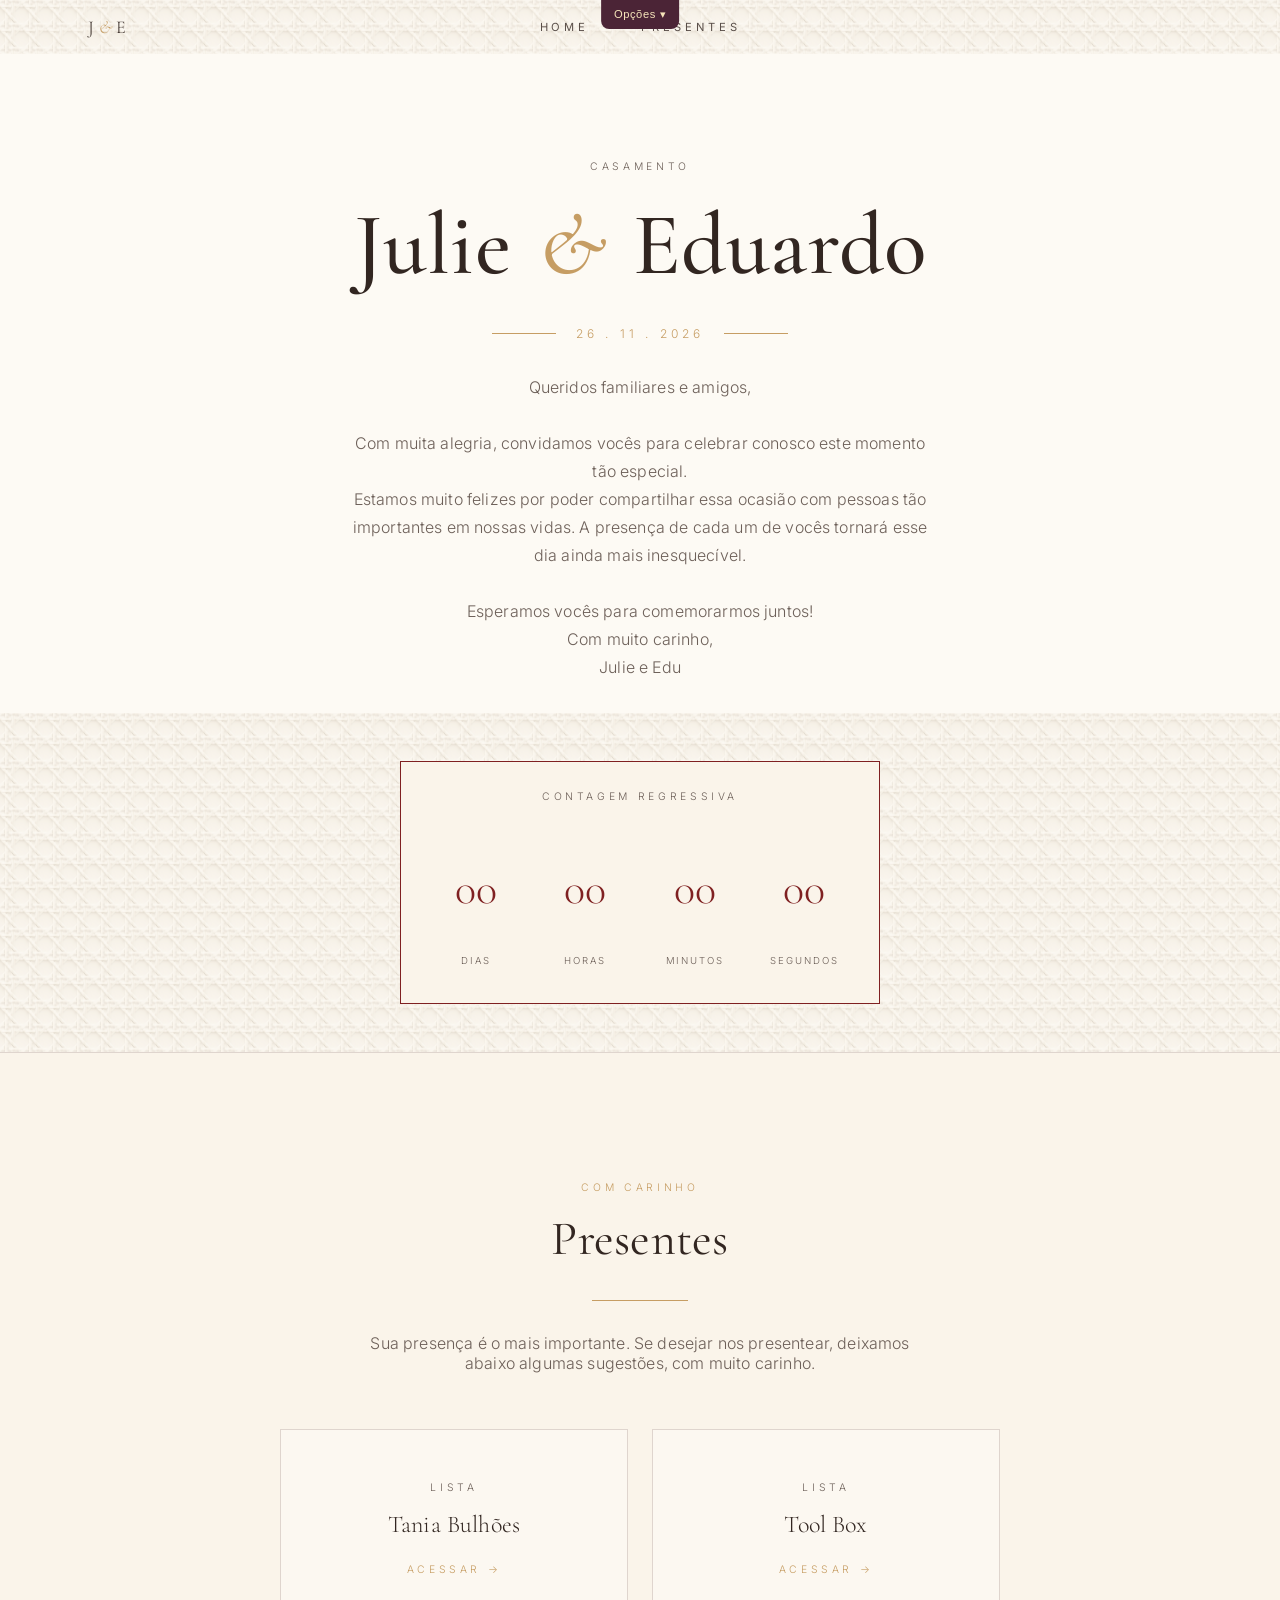
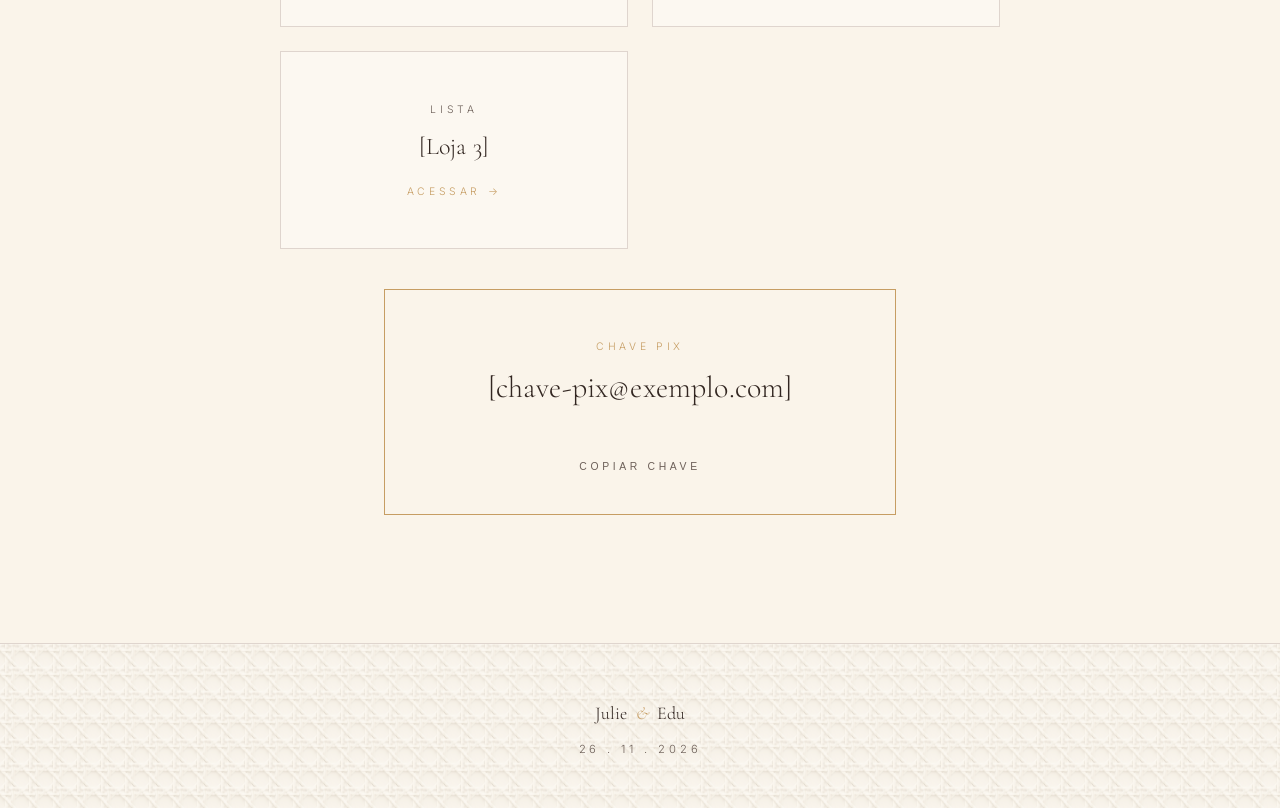
<file: teste-layout-julie-edu__28_ (4).html>
<!DOCTYPE html>
<html lang="pt-BR">
<head>
<meta charset="UTF-8" />
<meta name="viewport" content="width=device-width, initial-scale=1.0" />
<title>Julie &amp; Edu · Nosso Casamento</title>
<meta name="description" content="Julie &amp; Edu — 26 de novembro de 2026. Confirme sua presença e veja as listas de presentes." />
<link rel="preconnect" href="https://fonts.googleapis.com">
<link rel="preconnect" href="https://fonts.gstatic.com" crossorigin>
<link href="https://fonts.googleapis.com/css2?family=Cormorant+Garamond:wght@300;400;500&family=Inter:wght@300;400;500&family=Playfair+Display:wght@400;500;600&family=Jost:wght@300;400;500&family=Cardo:wght@400;700&family=Work+Sans:wght@300;400;500&family=Marcellus&family=Karla:wght@300;400;500&family=EB+Garamond:wght@400;500;600&family=Poppins:wght@300;400;500&family=Prata&family=Nunito+Sans:wght@300;400;500&family=Italiana&family=Montserrat:wght@300;400;500&family=Cinzel:wght@400;500;600&family=Raleway:wght@300;400;500&family=Great+Vibes&family=Parisienne&family=Alex+Brush&family=Sacramento&display=swap" rel="stylesheet">
<style>
/* ==========================================================================
   Julie & Edu — Wedding Site
   Recriado a partir do projeto Lovable original (mesmas cores, fontes e
   estrutura). Paleta em oklch(), suportada por navegadores modernos.
   ========================================================================== */

:root {
  --radius: 0.5rem;

  --background: oklch(0.985 0.008 80);
  --foreground: oklch(0.28 0.02 45);
  --card: oklch(0.98 0.01 75);
  --card-foreground: oklch(0.28 0.02 45);

  --primary: oklch(0.35 0.025 45);
  --primary-foreground: oklch(0.985 0.008 80);
  --secondary: oklch(0.94 0.015 60);
  --secondary-foreground: oklch(0.28 0.02 45);
  --muted: oklch(0.94 0.015 60);
  --muted-foreground: oklch(0.5 0.02 50);
  --accent: oklch(0.92 0.03 55);
  --accent-foreground: oklch(0.28 0.02 45);
  --border: oklch(0.88 0.015 60);

  --gold: oklch(0.72 0.09 75);
  --wine: oklch(0.4 0.13 25);
  --blush: oklch(0.9 0.04 25);
  --cream: oklch(0.97 0.015 80);

  --font-serif: "Cormorant Garamond", "Playfair Display", ui-serif, Georgia, serif;
  --font-sans: "Inter", ui-sans-serif, system-ui, sans-serif;
}

* {
  box-sizing: border-box;
}

html {
  scroll-behavior: smooth;
}

body {
  margin: 0;
  overflow-x: hidden;
  background-color: var(--background);
  color: var(--foreground);
  font-family: var(--font-sans);
  font-weight: 300;
  -webkit-font-smoothing: antialiased;
  letter-spacing: 0.01em;
}



h1, h2, h3, h4 {
  font-family: var(--font-serif);
  font-weight: 400;
  letter-spacing: 0.005em;
  margin: 0;
}

a {
  color: inherit;
  text-decoration: none;
}

.tracking-invite {
  letter-spacing: 0.35em;
}

.btn-invite {
  display: inline-flex;
  align-items: center;
  justify-content: center;
  padding: 0.9rem 2.25rem;
  font-family: var(--font-sans);
  font-size: 0.72rem;
  font-weight: 400;
  text-transform: uppercase;
  letter-spacing: 0.35em;
  color: var(--foreground);
  background: transparent;
  border: 1px solid currentColor;
  border-radius: 0;
  transition: all 400ms ease;
  cursor: pointer;
}

.btn-invite:hover {
  background: var(--primary);
  color: var(--primary-foreground);
}

.btn-invite-light {
  color: var(--cream);
}

</style>
<style>
  /* ---------- Nav ---------- */
  header {
    position: fixed;
    inset-inline: 0;
    top: 0;
    z-index: 50;
    transition: all 300ms ease;
    background-color: var(--background);
    overflow: hidden;
  }
  header::before {
    content: "";
    position: absolute;
    inset: -4px;
    background-image: url([data-uri]);
    background-repeat: repeat;
    background-size: 24px 24px;
    mix-blend-mode: multiply;
    opacity: 0.45;
    filter: blur(0.15px);
    pointer-events: none;
  }
  .nav-inner { position: relative; z-index: 1; }
  header.scrolled {
    box-shadow: 0 2px 10px rgba(0,0,0,0.06);
    border-bottom: 1px solid var(--border);
  }
  .nav-inner {
    position: relative;
    margin: 0 auto;
    max-width: 72rem;
    display: flex;
    align-items: center;
    justify-content: space-between;
    padding: 1rem 1.5rem;
  }
  .brand {
    font-family: var(--font-serif);
    font-size: 1.125rem;
    letter-spacing: 0.02em;
  }
  .brand .amp { font-style: italic; color: var(--gold); }

  .nav-links {
    position: absolute;
    inset-inline: 0;
    display: flex;
    justify-content: center;
    gap: 1rem;
    pointer-events: none;
  }
  .nav-links button {
    pointer-events: auto;
    background: none;
    border: 0;
    cursor: pointer;
    font-family: var(--font-sans);
    font-size: 0.6rem;
    text-transform: uppercase;
    letter-spacing: 0.12em;
    color: color-mix(in oklch, var(--foreground) 80%, transparent);
    transition: color 200ms ease;
    white-space: nowrap;
  }
  .nav-links button:hover { color: var(--foreground); }

  .menu-toggle { display: none; }
  .mobile-menu { display: none !important; }

  @media (min-width: 768px) {
    .nav-links { gap: 2.5rem; }
    .nav-links button { font-size: 0.7rem; letter-spacing: 0.35em; }
  }

  .menu-toggle {
    background: none;
    border: 0;
    cursor: pointer;
    color: var(--foreground);
  }

  .mobile-menu {
    display: none;
    border-top: 1px solid var(--border);
    background: var(--background);
  }
  .mobile-menu.is-open { display: block; }
  .mobile-menu nav {
    display: flex;
    flex-direction: column;
    padding: 1rem 1.5rem;
  }
  .mobile-menu button {
    background: none;
    border: 0;
    text-align: left;
    padding: 0.75rem 0;
    font-size: 0.85rem;
    text-transform: uppercase;
    letter-spacing: 0.35em;
    cursor: pointer;
    color: var(--foreground);
  }

  /* ---------- Sections ---------- */
  section { }

  .home-section {
    padding: 8rem 0 0;
  }
  @media (min-width: 640px) {
    .home-section { padding: 10rem 0 0; }
  }
  .wrap {
    margin: 0 auto;
    max-width: 48rem;
    padding: 0 1.5rem;
    text-align: center;
  }

  /* Foto do casal: duas camadas com opacidades diferentes */
  .home-section {
    position: relative;
    overflow: hidden;
  }
  .photo-sharp-layer {
    position: absolute;
    top: 0;
    bottom: 0;
    left: 50%;
    transform: translateX(-50%);
    height: 100%;
    width: auto;
    max-width: none;
    object-fit: contain;
    opacity: 1;
    z-index: 0;
    pointer-events: none;
  }
  .home-section .wrap {
    position: relative;
    z-index: 1;
  }

  .eyebrow {
    font-size: 0.65rem;
    text-transform: uppercase;
    letter-spacing: 0.35em;
    color: var(--muted-foreground);
    margin: 0;
  }

  .home-title {
    margin-top: 1.5rem;
  }
  .title-names {
    display: flex;
    flex-wrap: wrap;
    align-items: baseline;
    justify-content: center;
    column-gap: 0.32em;
    row-gap: 0.1em;
    width: 100%;
    font-family: var(--font-title, var(--font-serif));
    font-weight: 500;
    line-height: 1.1;
    font-size: clamp(2.75rem, 9vw, 5.5rem);
    color: var(--foreground);
  }
  .title-names .amp {
    color: var(--gold);
    font-style: italic;
    line-height: 1;
  }

  /* Estilos alternativos do título (cursiva/padrão) */
  html[data-title-font="cursiva-great-vibes"] .title-names { font-family: "Great Vibes", cursive; font-weight: 400; font-size: clamp(3.25rem, 11vw, 7rem); }
  html[data-title-font="cursiva-parisienne"] .title-names { font-family: "Parisienne", cursive; font-weight: 400; font-size: clamp(3rem, 10vw, 6.5rem); }
  html[data-title-font="cursiva-alex-brush"] .title-names { font-family: "Alex Brush", cursive; font-weight: 400; font-size: clamp(3.25rem, 11vw, 7rem); }
  html[data-title-font="cursiva-sacramento"] .title-names { font-family: "Sacramento", cursive; font-weight: 400; font-size: clamp(3.25rem, 11vw, 7rem); }
  html[data-title-font="normal-playfair"] .title-names { font-family: "Playfair Display", ui-serif, Georgia, serif; font-size: clamp(2.5rem, 8vw, 5rem); }
  html[data-title-font="normal-cormorant"] .title-names { font-family: "Cormorant Garamond", ui-serif, Georgia, serif; font-size: clamp(2.75rem, 8.5vw, 5.25rem); }
  html[data-title-font="normal-cinzel"] .title-names { font-family: "Cinzel", ui-serif, Georgia, serif; font-weight: 500; letter-spacing: 0.04em; font-size: clamp(2.1rem, 6.5vw, 4rem); }

  .divider {
    margin: 2rem 0;
    display: flex;
    align-items: center;
    justify-content: center;
    gap: 1.25rem;
  }
  .divider .line { height: 1px; width: 4rem; background: var(--gold); }
  .divider .label { font-size: 0.75rem; text-transform: uppercase; letter-spacing: 0.35em; color: var(--gold); }

  .intro {
    margin: 2rem auto 0;
    max-width: 36rem;
    font-size: 1rem;
    line-height: 1.75;
    color: var(--muted-foreground);
  }

  .hero-photo {
    margin-top: 4rem;
    overflow: hidden;
    border-radius: 2px;
    box-shadow: 0 25px 50px -12px color-mix(in oklch, var(--primary) 10%, transparent);
  }
  .hero-photo img {
    width: 100%;
    height: 60vh;
    object-fit: cover;
    display: block;
  }
  @media (min-width: 640px) { .hero-photo img { height: 70vh; } }

  .rsvp-section {
    border-top: 1px solid var(--border);
    border-bottom: 1px solid var(--border);
    background: var(--cream);
    padding: 6rem 0;
  }
  @media (min-width: 640px) { .rsvp-section { padding: 8rem 0; } }
  .rsvp-section .wrap { max-width: 40rem; }
  .rsvp-section h2 { margin-top: 1rem; font-size: 2.5rem; }
  @media (min-width: 640px) { .rsvp-section h2 { font-size: 3rem; } }
  .rsvp-section p.body { margin: 0 auto; max-width: 32rem; color: var(--muted-foreground); line-height: 1.75; }
  .rsvp-section .cta { margin-top: 3rem; }

  .gifts-section {
    border-top: 1px solid var(--border);
    background: var(--cream);
    padding: 6rem 0;
  }
  @media (min-width: 640px) { .gifts-section { padding: 8rem 0; } }
  .gifts-section h2 { margin-top: 1rem; font-size: 2.5rem; }
  @media (min-width: 640px) { .gifts-section h2 { font-size: 3rem; } }


  .gift-grid {
    margin-top: 3.5rem;
    display: grid;
    gap: 1.5rem;
  }
  @media (min-width: 640px) { .gift-grid { grid-template-columns: 1fr 1fr; } }

  .gift-card {
    display: block;
    border: 1px solid var(--border);
    background: var(--card);
    padding: 2.5rem;
    text-align: center;
    transition: all 200ms ease;
  }
  .gift-card:hover {
    border-color: color-mix(in oklch, var(--foreground) 40%, transparent);
    box-shadow: 0 10px 15px -3px color-mix(in oklch, var(--primary) 8%, transparent);
  }
  .gift-card .label { font-size: 0.65rem; text-transform: uppercase; letter-spacing: 0.35em; color: var(--muted-foreground); }
  .gift-card .name { margin-top: 1rem; font-family: var(--font-serif); font-size: 1.5rem; }
  .gift-card .go { margin-top: 1.5rem; font-size: 0.65rem; text-transform: uppercase; letter-spacing: 0.35em; color: var(--gold); }

  .pix-box {
    margin: 2.5rem auto 0;
    max-width: 32rem;
    border: 1px solid var(--gold);
    background: var(--cream);
    padding: 2.5rem;
    text-align: center;
  }
  .pix-box .label { font-size: 0.65rem; text-transform: uppercase; letter-spacing: 0.35em; color: var(--gold); }
  .pix-box .key { margin-top: 1rem; font-family: var(--font-serif); font-size: 1.5rem; word-break: break-all; }
  @media (min-width: 640px) { .pix-box .key { font-size: 1.875rem; } }
  .pix-box button {
    margin-top: 1.5rem;
    background: none;
    border: 0;
    cursor: pointer;
    font-size: 0.65rem;
    text-transform: uppercase;
    letter-spacing: 0.35em;
    color: var(--muted-foreground);
  }
  .pix-box button:hover { color: var(--foreground); }

  footer {
    position: relative;
    overflow: hidden;
    border-top: 1px solid var(--border);
    padding: 2.5rem 0;
    text-align: center;
    background-color: var(--background);
  }
  footer::before {
    content: "";
    position: absolute;
    inset: -4px;
    background-image: url([data-uri]);
    background-repeat: repeat;
    background-size: 24px 24px;
    mix-blend-mode: multiply;
    opacity: 0.45;
    filter: blur(0.15px);
    pointer-events: none;
  }
  footer .names, footer .date { position: relative; z-index: 1; }
  footer .names { font-family: var(--font-serif); font-size: 1.125rem; }
  footer .amp { margin: 0 0.5rem; font-style: italic; color: var(--gold); }
  footer .date { margin-top: 0.25rem; font-size: 0.7rem; text-transform: uppercase; letter-spacing: 0.35em; color: var(--muted-foreground); }

  /* ---------- Contagem regressiva ---------- */
  .countdown-frame {
    margin: 2rem 0 0;
    width: 100vw;
    position: relative;
    left: 50%;
    right: 50%;
    margin-left: -50vw;
    margin-right: -50vw;
    padding: 3rem 1.5rem;
    background-color: var(--background);
    overflow: hidden;
    display: flex;
    justify-content: center;
  }
  .countdown-frame::before {
    content: "";
    position: absolute;
    inset: -4px;
    background-image: url([data-uri]);
    background-repeat: repeat;
    background-size: 24px 24px;
    mix-blend-mode: multiply;
    opacity: 0.45;
    filter: blur(0.15px);
    pointer-events: none;
  }
  .countdown-box { position: relative; z-index: 1; }
  .countdown-box {
    max-width: 30rem;
    width: 100%;
    margin: 0;
    border: 1px solid var(--wine);
    background: var(--cream);
    padding: 1.75rem 1.5rem;
  }
  .countdown-box .label {
    text-align: center;
    font-size: 0.65rem;
    text-transform: uppercase;
    letter-spacing: 0.35em;
    color: var(--muted-foreground);
    margin: 0 0 1.25rem;
  }
  .countdown-grid {
    display: grid;
    grid-template-columns: repeat(4, 1fr);
    gap: 0.5rem;
  }
  .countdown-grid .unit { text-align: center; }
  .countdown-grid .num {
    font-family: var(--font-serif);
    font-size: 2.25rem;
    line-height: 1;
    color: var(--wine);
  }
  @media (min-width: 640px) { .countdown-grid .num { font-size: 2.75rem; } }
  .countdown-grid .unit-label {
    margin-top: 0.4rem;
    font-size: 0.6rem;
    text-transform: uppercase;
    letter-spacing: 0.2em;
    color: var(--muted-foreground);
  }


  /* ==========================================================================
     PAINEL DE TESTE — trocas de fonte / paleta / densidade ao vivo.
     Nada disso entra na versão final; é só para comparar opções aqui mesmo.
     ========================================================================== */

  /* ---- Paletas de cor completas (padrão = a atual, bege claro & vinho) ---- */

  /* -- Claras -- */
  html[data-theme="bege-claro"] {
    /* igual ao padrão, mantido explícito para o seletor */
  }
  html[data-theme="marfim-carvao"] {
    --background: oklch(0.98 0.004 90);
    --foreground: oklch(0.22 0.005 0);
    --card: oklch(0.96 0.004 90);
    --card-foreground: oklch(0.22 0.005 0);
    --secondary: oklch(0.93 0.006 90);
    --muted-foreground: oklch(0.45 0.006 0);
    --accent: oklch(0.9 0.006 90);
    --border: oklch(0.85 0.006 90);
    --gold: oklch(0.65 0.03 80);
    --wine: oklch(0.3 0.01 0);
    --blush: oklch(0.9 0.01 60);
    --cream: oklch(0.97 0.004 90);
  }
  html[data-theme="sage"] {
    --background: oklch(0.97 0.012 120);
    --foreground: oklch(0.28 0.02 130);
    --card: oklch(0.955 0.012 120);
    --card-foreground: oklch(0.28 0.02 130);
    --secondary: oklch(0.92 0.02 110);
    --muted-foreground: oklch(0.48 0.02 120);
    --accent: oklch(0.88 0.04 90);
    --border: oklch(0.85 0.02 110);
    --gold: oklch(0.7 0.08 70);
    --wine: oklch(0.42 0.09 40);
    --blush: oklch(0.9 0.03 70);
    --cream: oklch(0.97 0.014 90);
  }
  html[data-theme="blush"] {
    --background: oklch(0.97 0.02 20);
    --foreground: oklch(0.35 0.05 20);
    --card: oklch(0.955 0.02 20);
    --card-foreground: oklch(0.35 0.05 20);
    --secondary: oklch(0.93 0.03 20);
    --muted-foreground: oklch(0.52 0.04 20);
    --accent: oklch(0.88 0.05 40);
    --border: oklch(0.86 0.03 20);
    --gold: oklch(0.75 0.1 80);
    --wine: oklch(0.45 0.12 10);
    --blush: oklch(0.92 0.05 15);
    --cream: oklch(0.97 0.015 40);
  }
  html[data-theme="terracota"] {
    --background: oklch(0.95 0.025 55);
    --foreground: oklch(0.34 0.06 35);
    --card: oklch(0.93 0.025 55);
    --card-foreground: oklch(0.34 0.06 35);
    --secondary: oklch(0.9 0.035 50);
    --muted-foreground: oklch(0.5 0.04 40);
    --accent: oklch(0.85 0.06 45);
    --border: oklch(0.82 0.035 45);
    --gold: oklch(0.73 0.1 70);
    --wine: oklch(0.42 0.13 30);
    --blush: oklch(0.88 0.05 40);
    --cream: oklch(0.96 0.02 55);
  }
  html[data-theme="rosa-antigo"] {
    --background: oklch(0.94 0.025 15);
    --foreground: oklch(0.33 0.06 350);
    --card: oklch(0.92 0.025 15);
    --card-foreground: oklch(0.33 0.06 350);
    --secondary: oklch(0.88 0.03 15);
    --muted-foreground: oklch(0.5 0.04 350);
    --accent: oklch(0.84 0.05 10);
    --border: oklch(0.8 0.03 10);
    --gold: oklch(0.72 0.08 70);
    --wine: oklch(0.4 0.12 340);
    --blush: oklch(0.87 0.05 10);
    --cream: oklch(0.95 0.018 15);
  }
  html[data-theme="perola"] {
    --background: oklch(0.96 0.004 250);
    --foreground: oklch(0.3 0.01 250);
    --card: oklch(0.94 0.004 250);
    --card-foreground: oklch(0.3 0.01 250);
    --secondary: oklch(0.9 0.006 250);
    --muted-foreground: oklch(0.5 0.008 250);
    --accent: oklch(0.87 0.008 250);
    --border: oklch(0.83 0.006 250);
    --gold: oklch(0.68 0.05 80);
    --wine: oklch(0.35 0.03 280);
    --blush: oklch(0.88 0.015 260);
    --cream: oklch(0.95 0.004 250);
  }

  /* -- Escuras -- */
  html[data-theme="bege-escuro"] {
    --background: oklch(0.26 0.02 65);
    --foreground: oklch(0.93 0.02 80);
    --card: oklch(0.31 0.02 65);
    --card-foreground: oklch(0.93 0.02 80);
    --secondary: oklch(0.35 0.02 65);
    --muted-foreground: oklch(0.78 0.02 75);
    --accent: oklch(0.4 0.03 60);
    --border: oklch(0.42 0.02 65);
    --gold: oklch(0.8 0.1 80);
    --wine: oklch(0.55 0.13 25);
    --blush: oklch(0.6 0.06 30);
    --cream: oklch(0.33 0.02 65);
    --primary: oklch(0.93 0.02 80);
    --primary-foreground: oklch(0.22 0.02 65);
  }
  html[data-theme="vinho-fundo"] {
    --background: oklch(0.26 0.09 20);
    --foreground: oklch(0.94 0.02 70);
    --card: oklch(0.31 0.09 20);
    --card-foreground: oklch(0.94 0.02 70);
    --secondary: oklch(0.35 0.09 20);
    --muted-foreground: oklch(0.82 0.04 50);
    --accent: oklch(0.4 0.1 20);
    --border: oklch(0.44 0.09 20);
    --gold: oklch(0.8 0.1 80);
    --wine: oklch(0.6 0.14 20);
    --blush: oklch(0.65 0.08 25);
    --cream: oklch(0.34 0.09 20);
    --primary: oklch(0.94 0.02 70);
    --primary-foreground: oklch(0.22 0.09 20);
  }
  html[data-theme="carvao-dourado"] {
    --background: oklch(0.16 0.01 40);
    --foreground: oklch(0.93 0.015 80);
    --card: oklch(0.21 0.012 40);
    --card-foreground: oklch(0.93 0.015 80);
    --secondary: oklch(0.25 0.012 40);
    --muted-foreground: oklch(0.72 0.015 70);
    --accent: oklch(0.3 0.015 40);
    --border: oklch(0.33 0.012 40);
    --gold: oklch(0.82 0.1 80);
    --wine: oklch(0.55 0.13 25);
    --blush: oklch(0.55 0.05 40);
    --cream: oklch(0.23 0.012 40);
    --primary: oklch(0.93 0.015 80);
    --primary-foreground: oklch(0.14 0.01 40);
  }
  html[data-theme="marinho-escuro"] {
    --background: oklch(0.22 0.04 255);
    --foreground: oklch(0.94 0.015 90);
    --card: oklch(0.27 0.045 255);
    --card-foreground: oklch(0.94 0.015 90);
    --secondary: oklch(0.31 0.045 255);
    --muted-foreground: oklch(0.76 0.03 250);
    --accent: oklch(0.36 0.05 255);
    --border: oklch(0.4 0.045 255);
    --gold: oklch(0.8 0.1 80);
    --wine: oklch(0.5 0.1 20);
    --blush: oklch(0.55 0.06 30);
    --cream: oklch(0.29 0.045 255);
    --primary: oklch(0.94 0.015 90);
    --primary-foreground: oklch(0.18 0.04 255);
  }
  html[data-theme="esmeralda-escuro"] {
    --background: oklch(0.23 0.05 155);
    --foreground: oklch(0.94 0.015 90);
    --card: oklch(0.28 0.05 155);
    --card-foreground: oklch(0.94 0.015 90);
    --secondary: oklch(0.32 0.05 155);
    --muted-foreground: oklch(0.76 0.03 130);
    --accent: oklch(0.37 0.06 155);
    --border: oklch(0.41 0.05 155);
    --gold: oklch(0.8 0.1 80);
    --wine: oklch(0.5 0.1 25);
    --blush: oklch(0.55 0.06 40);
    --cream: oklch(0.3 0.05 155);
    --primary: oklch(0.94 0.015 90);
    --primary-foreground: oklch(0.19 0.05 155);
  }

  /* ---- Combinações de fonte (padrão = Cormorant + Inter) ---- */
  html[data-font="playfair"] {
    --font-serif: "Playfair Display", ui-serif, Georgia, serif;
    --font-sans: "Jost", ui-sans-serif, system-ui, sans-serif;
  }
  html[data-font="cardo"] {
    --font-serif: "Cardo", ui-serif, Georgia, serif;
    --font-sans: "Work Sans", ui-sans-serif, system-ui, sans-serif;
  }
  html[data-font="marcellus"] {
    --font-serif: "Marcellus", ui-serif, Georgia, serif;
    --font-sans: "Karla", ui-sans-serif, system-ui, sans-serif;
  }
  html[data-font="garamond-poppins"] {
    --font-serif: "EB Garamond", ui-serif, Georgia, serif;
    --font-sans: "Poppins", ui-sans-serif, system-ui, sans-serif;
  }
  html[data-font="prata-nunito"] {
    --font-serif: "Prata", ui-serif, Georgia, serif;
    --font-sans: "Nunito Sans", ui-sans-serif, system-ui, sans-serif;
  }
  html[data-font="italiana-montserrat"] {
    --font-serif: "Italiana", ui-serif, Georgia, serif;
    --font-sans: "Montserrat", ui-sans-serif, system-ui, sans-serif;
  }
  html[data-font="cinzel-raleway"] {
    --font-serif: "Cinzel", ui-serif, Georgia, serif;
    --font-sans: "Raleway", ui-sans-serif, system-ui, sans-serif;
  }


  /* ---- Densidade do layout ---- */
  html[data-density="compact"] .home-section .wrap { padding-top: 3rem; padding-bottom: 3rem; }
  html[data-density="compact"] .intro { line-height: 1.5; margin-bottom: 1.5rem; }
  html[data-density="compact"] .countdown-box { padding: 1rem; }
  html[data-density="spacious"] .home-section .wrap { padding-top: 6rem; padding-bottom: 6rem; }
  html[data-density="spacious"] .intro { line-height: 2; margin-bottom: 3rem; }
  html[data-density="spacious"] .countdown-box { padding: 2.25rem; }

  /* ---- Painel flutuante ---- */
  #testPanel {
    position: fixed;
    top: 0;
    right: 0;
    z-index: 9999;
    background: rgba(20, 14, 10, 0.92);
    color: #f6e5ba;
    font-family: "Inter", ui-sans-serif, system-ui, sans-serif;
    font-size: 0.75rem;
    padding: 0.85rem 1rem;
    border-bottom-left-radius: 10px;
    box-shadow: 0 4px 18px rgba(0,0,0,0.35);
    display: flex;
    flex-wrap: wrap;
    gap: 0.6rem 1rem;
    align-items: center;
    max-width: 100vw;
  }
  #testPanel strong { font-weight: 600; letter-spacing: 0.03em; }
  #testPanel .field { display: flex; flex-direction: column; gap: 2px; }
  #testPanel label { opacity: 0.75; font-size: 0.65rem; text-transform: uppercase; letter-spacing: 0.06em; }
  #testPanel select {
    font-family: inherit;
    font-size: 0.75rem;
    padding: 0.3rem 0.5rem;
    border-radius: 6px;
    border: 1px solid rgba(246,229,186,0.4);
    background: rgba(255,255,255,0.08);
    color: #f6e5ba;
  }
  #testPanel select option { color: #2b2b2b; }
  #testPanelToggle {
    position: fixed;
    top: 0;
    left: 50%;
    transform: translateX(-50%);
    z-index: 10000;
    background: #4b2436;
    color: #f6e5ba;
    border: none;
    padding: 0.5rem 0.8rem;
    font-size: 0.7rem;
    letter-spacing: 0.05em;
    cursor: pointer;
    border-bottom-left-radius: 8px;
    border-bottom-right-radius: 8px;
  }
  #testPanel.is-hidden { display: none; }
  body { padding-top: 0; }

  body, .home-section, .gifts-section, .gift-card, .countdown-box, .pix-box,
  .brand, .divider .label, header, .card, .title-names { transition: background-color .3s ease, color .3s ease, border-color .3s ease, font-size .2s ease; }

  @media (max-width: 640px) {
    #testPanel {
      flex-direction: column;
      align-items: flex-start;
      max-height: 80vh;
      overflow-y: auto;
      width: 220px;
    }
  }

  /* ---------- Textura de fundo: ajuste para celular (evita perda de nitidez) ---------- */
  @media (max-width: 640px) {
    header::before,
    footer::before,
    .countdown-frame::before {
      background-size: 48px 48px;
    }
  }
</style>
</head>
<body>

<header id="siteHeader">
  <div class="nav-inner">
    <a href="index.html" class="brand">J <span class="amp">&amp;</span> E</a>

    <nav class="nav-links">
      <button data-target="home">Home</button>
      <button data-target="presentes">Presentes</button>
    </nav>

    <button class="menu-toggle" id="menuToggle" aria-label="Menu">☰</button>
  </div>

  <div class="mobile-menu" id="mobileMenu">
    <nav>
      <button data-target="home">Home</button>
      <button data-target="presentes">Presentes</button>
    </nav>
  </div>
</header>

<section id="home" class="home-section">
  <div class="wrap">
    <p class="eyebrow">Casamento</p>
    <h1 class="home-title">
      <span class="title-names">
        <span class="title-name">Julie</span>
        <span class="amp">&amp;</span>
        <span class="title-name">Eduardo</span>
      </span>
    </h1>

    <div class="divider">
      <span class="line"></span>
      <span class="label">26 . 11 . 2026</span>
      <span class="line"></span>
    </div>


    <p class="intro">
      Queridos familiares e amigos,<br /><br />
      Com muita alegria, convidamos vocês para celebrar conosco este momento tão
      especial.<br />
      Estamos muito felizes por poder compartilhar essa ocasião com pessoas tão
      importantes em nossas vidas. A presença de cada um de vocês tornará esse
      dia ainda mais inesquecível.<br /><br />
      Esperamos vocês para comemorarmos juntos!<br />
      Com muito carinho,<br />
      Julie e Edu
    </p>
  </div>

    <div class="countdown-frame">
    <div class="countdown-box">
      <p class="label">Contagem regressiva</p>
      <div class="countdown-grid">
        <div class="unit"><p class="num" id="cdDays">00</p><p class="unit-label">Dias</p></div>
        <div class="unit"><p class="num" id="cdHours">00</p><p class="unit-label">Horas</p></div>
        <div class="unit"><p class="num" id="cdMinutes">00</p><p class="unit-label">Minutos</p></div>
        <div class="unit"><p class="num" id="cdSeconds">00</p><p class="unit-label">Segundos</p></div>
      </div>
    </div>
    </div>
</section>

<section id="presentes" class="gifts-section">
  <div class="wrap">
    <p class="eyebrow" style="color: var(--gold);">Com carinho</p>
    <h2>Presentes</h2>
    <div class="divider" style="gap:0;"><span class="line" style="width:6rem;"></span></div>
    <p class="body" style="max-width:36rem; margin: 0 auto; color: var(--muted-foreground);">
      Sua presença é o mais importante. Se desejar nos presentear, deixamos
      abaixo algumas sugestões, com muito carinho.
    </p>

    <!-- Troque nome/link/imagem de cada card pelas lojas reais escolhidas por vocês -->
    <div class="gift-grid" id="giftGrid">
      <a class="gift-card" href="https://www.taniabulhoes.com.br/casa/aromatizadores-de-ambiente/difusores" target="_blank" rel="noopener noreferrer">
        <p class="label">Lista</p>
        <p class="name">Tania Bulhões</p>
        <p class="go">Acessar →</p>
      </a>
      <a class="gift-card" href="https://www.tbox.com.br/" target="_blank" rel="noopener noreferrer">
        <p class="label">Lista</p>
        <p class="name">Tool Box</p>
        <p class="go">Acessar →</p>
      </a>
      <a class="gift-card" href="#" target="_blank" rel="noopener noreferrer">
        <p class="label">Lista</p>
        <p class="name">[Loja 3]</p>
        <p class="go">Acessar →</p>
      </a>
    </div>

    <div class="pix-box">
      <p class="label">Chave Pix</p>
      <p class="key" id="pixKey">[chave-pix@exemplo.com]</p>
      <button id="copyPix">Copiar chave</button>
    </div>
  </div>
</section>


<footer>
  <p class="names">Julie<span class="amp">&amp;</span>Edu</p>
  <p class="date">26 . 11 . 2026</p>
</footer>

<!-- ============ PAINEL DE TESTE (remover ao publicar a versão final) ============ -->
<button id="testPanelToggle" type="button">Opções ▾</button>
<div id="testPanel" class="is-hidden">
  <strong>Testar:</strong>
  <div class="field">
    <label for="selTheme">Paleta / Fundo</label>
    <select id="selTheme">
      <option value="">Bege claro & vinho (atual)</option>
      <optgroup label="Claras">
        <option value="marfim-carvao">Marfim & carvão</option>
        <option value="sage">Sage & terracota</option>
        <option value="blush">Blush & dourado</option>
        <option value="terracota">Terracota quente</option>
        <option value="rosa-antigo">Rosa antigo</option>
        <option value="perola">Pérola & tinta</option>
      </optgroup>
      <optgroup label="Escuras (fundo escuro)">
        <option value="bege-escuro">Bege escuro</option>
        <option value="vinho-fundo">Vinho (fundo escuro)</option>
        <option value="carvao-dourado">Carvão & dourado</option>
        <option value="marinho-escuro">Marinho escuro</option>
        <option value="esmeralda-escuro">Esmeralda escuro</option>
      </optgroup>
    </select>
  </div>
  <div class="field">
    <label for="selFont">Fonte</label>
    <select id="selFont">
      <option value="">Cormorant Garamond + Inter (atual)</option>
      <option value="playfair">Playfair Display + Jost</option>
      <option value="cardo">Cardo + Work Sans</option>
      <option value="marcellus">Marcellus + Karla</option>
      <option value="garamond-poppins">EB Garamond + Poppins</option>
      <option value="prata-nunito">Prata + Nunito Sans</option>
      <option value="italiana-montserrat">Italiana + Montserrat</option>
      <option value="cinzel-raleway">Cinzel + Raleway</option>
    </select>
  </div>
  <div class="field">
    <label for="selTitleFont">Nome "Julie &amp; Eduardo"</label>
    <select id="selTitleFont">
      <option value="">Padrão (segue a fonte do site)</option>
      <optgroup label="Cursiva">
        <option value="cursiva-great-vibes">Cursiva — Great Vibes</option>
        <option value="cursiva-parisienne">Cursiva — Parisienne</option>
        <option value="cursiva-alex-brush">Cursiva — Alex Brush</option>
        <option value="cursiva-sacramento">Cursiva — Sacramento</option>
      </optgroup>
      <optgroup label="Padrão / normal">
        <option value="normal-playfair">Normal — Playfair Display</option>
        <option value="normal-cormorant">Normal — Cormorant Garamond</option>
        <option value="normal-cinzel">Normal (maiúsculas) — Cinzel</option>
      </optgroup>
    </select>
  </div>
  <div class="field">
    <label for="selDensity">Espaçamento</label>
    <select id="selDensity">
      <option value="">Atual</option>
      <option value="compact">Compacto</option>
      <option value="spacious">Espaçoso</option>
    </select>
  </div>
</div>

<script>
(function () {
  const html = document.documentElement;
  const toggleBtn = document.getElementById('testPanelToggle');
  const panel = document.getElementById('testPanel');
  const selTheme = document.getElementById('selTheme');
  const selFont = document.getElementById('selFont');
  const selTitleFont = document.getElementById('selTitleFont');
  const selDensity = document.getElementById('selDensity');

  toggleBtn.addEventListener('click', () => panel.classList.toggle('is-hidden'));

  selTheme.addEventListener('change', () => {
    if (selTheme.value) html.setAttribute('data-theme', selTheme.value);
    else html.removeAttribute('data-theme');
  });
  selFont.addEventListener('change', () => {
    if (selFont.value) html.setAttribute('data-font', selFont.value);
    else html.removeAttribute('data-font');
  });
  selTitleFont.addEventListener('change', () => {
    if (selTitleFont.value) html.setAttribute('data-title-font', selTitleFont.value);
    else html.removeAttribute('data-title-font');
  });
  selDensity.addEventListener('change', () => {
    if (selDensity.value) html.setAttribute('data-density', selDensity.value);
    else html.removeAttribute('data-density');
  });
})();
</script>

<script>
  const header = document.getElementById('siteHeader');
  const menuToggle = document.getElementById('menuToggle');
  const mobileMenu = document.getElementById('mobileMenu');

  function onScroll() {
    header.classList.toggle('scrolled', window.scrollY > 20);
  }
  onScroll();
  window.addEventListener('scroll', onScroll);

  menuToggle.addEventListener('click', () => {
    mobileMenu.classList.toggle('is-open');
    menuToggle.textContent = mobileMenu.classList.contains('is-open') ? '✕' : '☰';
  });

  document.querySelectorAll('[data-target]').forEach((btn) => {
    btn.addEventListener('click', () => {
      const id = btn.getAttribute('data-target');
      document.getElementById(id)?.scrollIntoView({ behavior: 'smooth', block: 'start' });
      mobileMenu.classList.remove('is-open');
      menuToggle.textContent = '☰';
    });
  });

  document.getElementById('copyPix').addEventListener('click', () => {
    const key = document.getElementById('pixKey').textContent;
    navigator.clipboard?.writeText(key);
  });

  // ---------- Contagem regressiva ----------
  // Ajuste o horário exato da cerimônia quando souberem (hoje está 18h, horário de Brasília).
  const weddingDate = new Date('2026-11-26T18:00:00-03:00').getTime();

  function pad(n) { return String(n).padStart(2, '0'); }

  function updateCountdown() {
    const now = Date.now();
    const diff = Math.max(0, weddingDate - now);

    const days = Math.floor(diff / (1000 * 60 * 60 * 24));
    const hours = Math.floor((diff / (1000 * 60 * 60)) % 24);
    const minutes = Math.floor((diff / (1000 * 60)) % 60);
    const seconds = Math.floor((diff / 1000) % 60);

    document.getElementById('cdDays').textContent = pad(days);
    document.getElementById('cdHours').textContent = pad(hours);
    document.getElementById('cdMinutes').textContent = pad(minutes);
    document.getElementById('cdSeconds').textContent = pad(seconds);
  }
  updateCountdown();
  setInterval(updateCountdown, 1000);
</script>
</body>
</html>
</file>
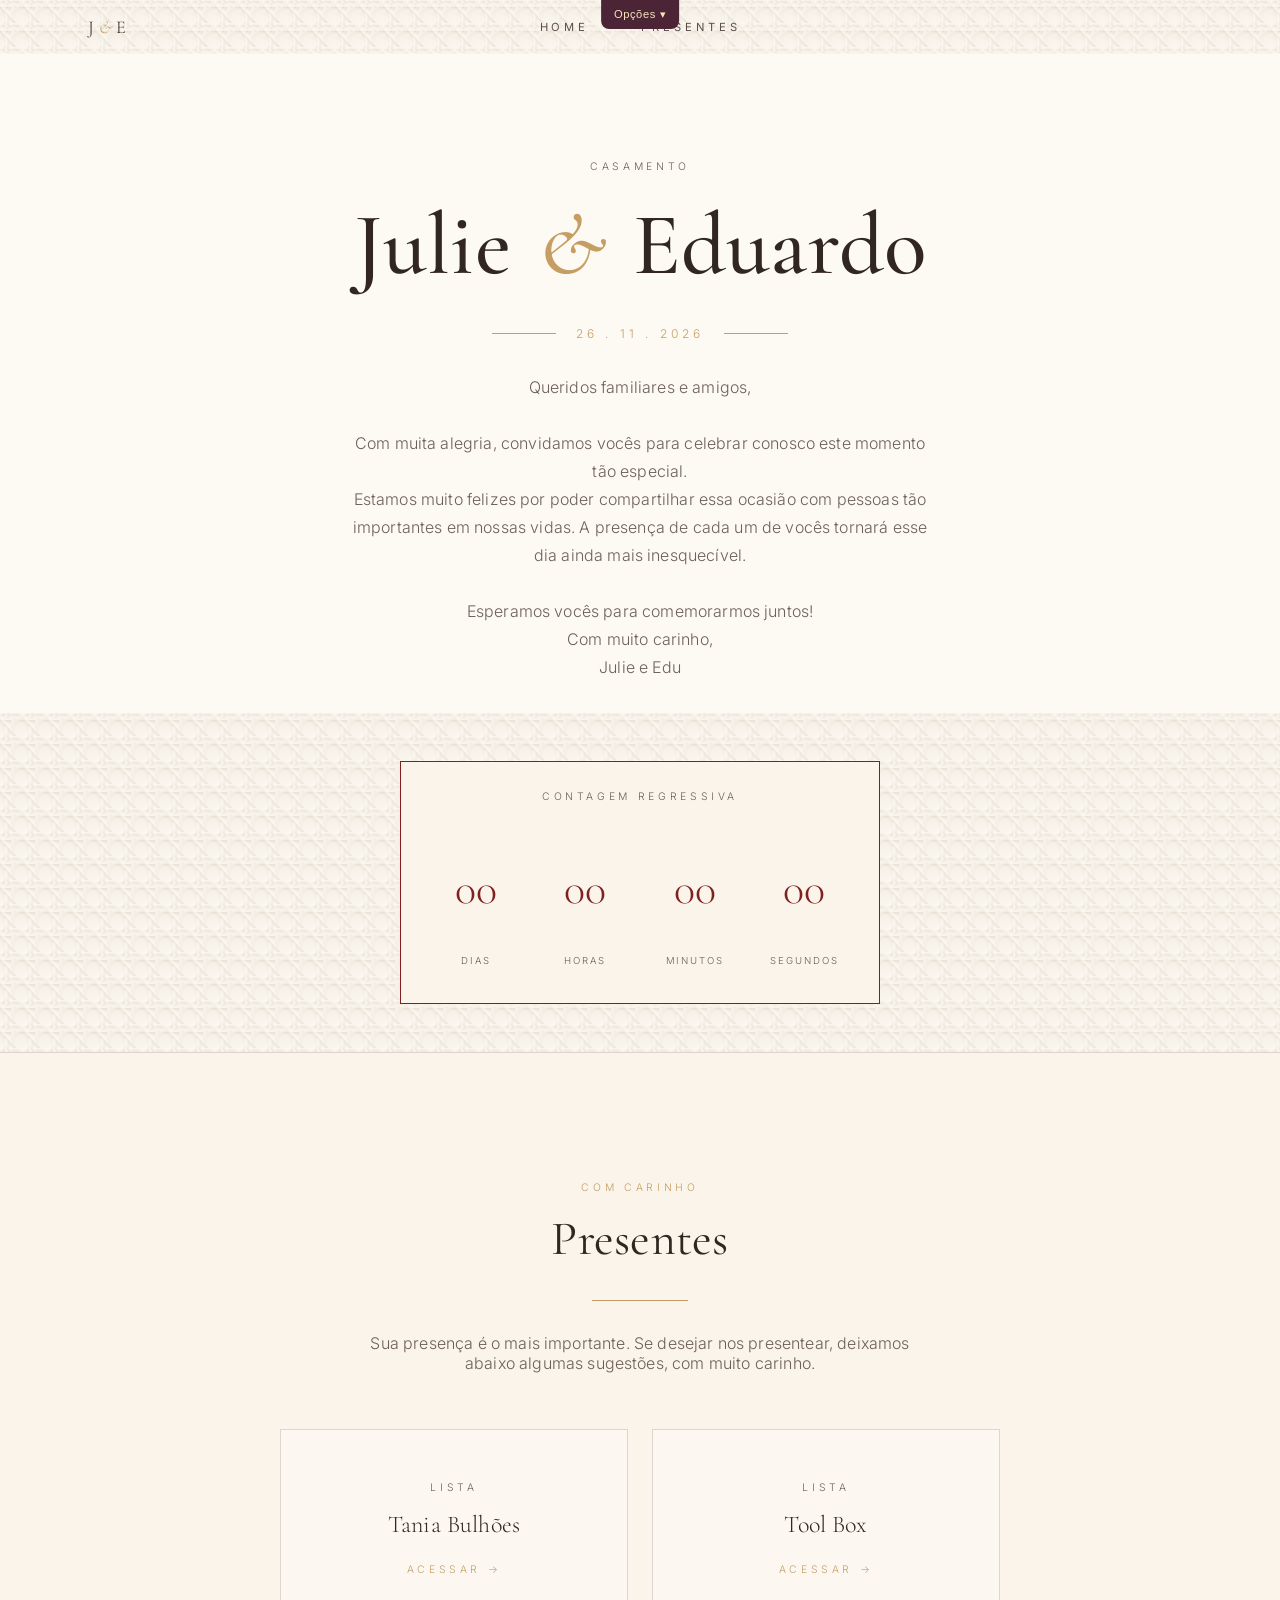
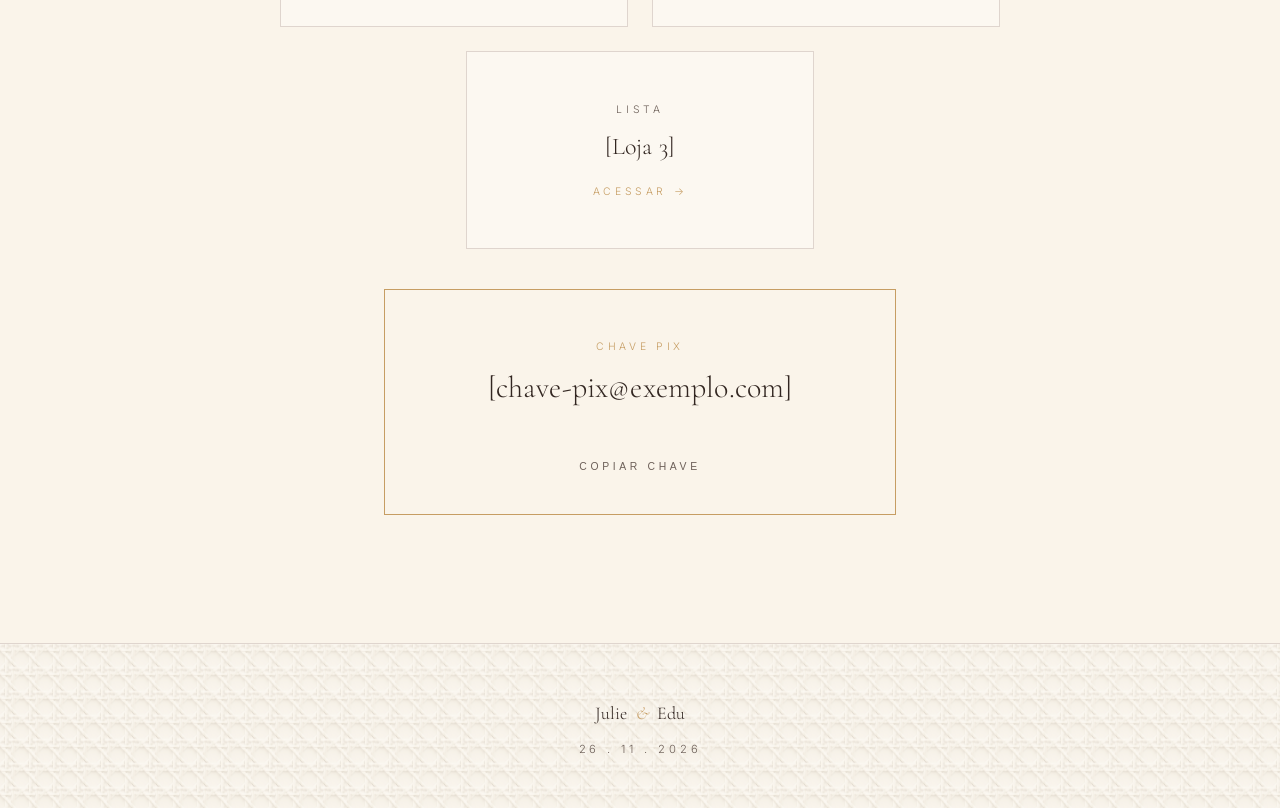
<file: teste-layout-julie-edu__28_ (8).html>
<!DOCTYPE html>
<html lang="pt-BR">
<head>
<meta charset="UTF-8" />
<meta name="viewport" content="width=device-width, initial-scale=1.0" />
<title>Julie &amp; Edu · Nosso Casamento</title>
<meta name="description" content="Julie &amp; Edu — 26 de novembro de 2026. Confirme sua presença e veja as listas de presentes." />
<link rel="preconnect" href="https://fonts.googleapis.com">
<link rel="preconnect" href="https://fonts.gstatic.com" crossorigin>
<link href="https://fonts.googleapis.com/css2?family=Cormorant+Garamond:wght@300;400;500&family=Inter:wght@300;400;500&family=Playfair+Display:wght@400;500;600&family=Jost:wght@300;400;500&family=Cardo:wght@400;700&family=Work+Sans:wght@300;400;500&family=Marcellus&family=Karla:wght@300;400;500&family=EB+Garamond:wght@400;500;600&family=Poppins:wght@300;400;500&family=Prata&family=Nunito+Sans:wght@300;400;500&family=Italiana&family=Montserrat:wght@300;400;500&family=Cinzel:wght@400;500;600&family=Raleway:wght@300;400;500&family=Great+Vibes&family=Parisienne&family=Alex+Brush&family=Sacramento&display=swap" rel="stylesheet">
<style>
/* ==========================================================================
   Julie & Edu — Wedding Site
   Recriado a partir do projeto Lovable original (mesmas cores, fontes e
   estrutura). Paleta em oklch(), suportada por navegadores modernos.
   ========================================================================== */

:root {
  --radius: 0.5rem;

  --background: oklch(0.985 0.008 80);
  --foreground: oklch(0.28 0.02 45);
  --card: oklch(0.98 0.01 75);
  --card-foreground: oklch(0.28 0.02 45);

  --primary: oklch(0.35 0.025 45);
  --primary-foreground: oklch(0.985 0.008 80);
  --secondary: oklch(0.94 0.015 60);
  --secondary-foreground: oklch(0.28 0.02 45);
  --muted: oklch(0.94 0.015 60);
  --muted-foreground: oklch(0.5 0.02 50);
  --accent: oklch(0.92 0.03 55);
  --accent-foreground: oklch(0.28 0.02 45);
  --border: oklch(0.88 0.015 60);

  --gold: oklch(0.72 0.09 75);
  --wine: oklch(0.4 0.13 25);
  --blush: oklch(0.9 0.04 25);
  --cream: oklch(0.97 0.015 80);

  --font-serif: "Cormorant Garamond", "Playfair Display", ui-serif, Georgia, serif;
  --font-sans: "Inter", ui-sans-serif, system-ui, sans-serif;
}

* {
  box-sizing: border-box;
}

html {
  scroll-behavior: smooth;
}

body {
  margin: 0;
  overflow-x: hidden;
  background-color: var(--background);
  color: var(--foreground);
  font-family: var(--font-sans);
  font-weight: 300;
  -webkit-font-smoothing: antialiased;
  letter-spacing: 0.01em;
}



h1, h2, h3, h4 {
  font-family: var(--font-serif);
  font-weight: 400;
  letter-spacing: 0.005em;
  margin: 0;
}

a {
  color: inherit;
  text-decoration: none;
}

.tracking-invite {
  letter-spacing: 0.35em;
}

.btn-invite {
  display: inline-flex;
  align-items: center;
  justify-content: center;
  padding: 0.9rem 2.25rem;
  font-family: var(--font-sans);
  font-size: 0.72rem;
  font-weight: 400;
  text-transform: uppercase;
  letter-spacing: 0.35em;
  color: var(--foreground);
  background: transparent;
  border: 1px solid currentColor;
  border-radius: 0;
  transition: all 400ms ease;
  cursor: pointer;
}

.btn-invite:hover {
  background: var(--primary);
  color: var(--primary-foreground);
}

.btn-invite-light {
  color: var(--cream);
}

</style>
<style>
  /* ---------- Nav ---------- */
  header {
    position: fixed;
    inset-inline: 0;
    top: 0;
    z-index: 50;
    transition: all 300ms ease;
    background-color: var(--background);
    overflow: hidden;
  }
  header::before {
    content: "";
    position: absolute;
    inset: -4px;
    background-image: url([data-uri]);
    background-repeat: repeat;
    background-size: 24px 24px;
    mix-blend-mode: multiply;
    opacity: 0.45;
    filter: blur(0.15px);
    pointer-events: none;
  }
  .nav-inner { position: relative; z-index: 1; }
  header.scrolled {
    box-shadow: 0 2px 10px rgba(0,0,0,0.06);
    border-bottom: 1px solid var(--border);
  }
  .nav-inner {
    position: relative;
    margin: 0 auto;
    max-width: 72rem;
    display: flex;
    align-items: center;
    justify-content: space-between;
    padding: 1rem 1.5rem;
  }
  .brand {
    font-family: var(--font-serif);
    font-size: 1.125rem;
    letter-spacing: 0.02em;
  }
  .brand .amp { font-style: italic; color: var(--gold); }

  .nav-links {
    position: absolute;
    inset-inline: 0;
    display: flex;
    justify-content: center;
    gap: 1rem;
    pointer-events: none;
  }
  .nav-links button {
    pointer-events: auto;
    background: none;
    border: 0;
    cursor: pointer;
    font-family: var(--font-sans);
    font-size: 0.6rem;
    text-transform: uppercase;
    letter-spacing: 0.12em;
    color: color-mix(in oklch, var(--foreground) 80%, transparent);
    transition: color 200ms ease;
    white-space: nowrap;
  }
  .nav-links button:hover { color: var(--foreground); }

  .menu-toggle { display: none; }
  .mobile-menu { display: none !important; }

  @media (min-width: 768px) {
    .nav-links { gap: 2.5rem; }
    .nav-links button { font-size: 0.7rem; letter-spacing: 0.35em; }
  }

  .menu-toggle {
    background: none;
    border: 0;
    cursor: pointer;
    color: var(--foreground);
  }

  .mobile-menu {
    display: none;
    border-top: 1px solid var(--border);
    background: var(--background);
  }
  .mobile-menu.is-open { display: block; }
  .mobile-menu nav {
    display: flex;
    flex-direction: column;
    padding: 1rem 1.5rem;
  }
  .mobile-menu button {
    background: none;
    border: 0;
    text-align: left;
    padding: 0.75rem 0;
    font-size: 0.85rem;
    text-transform: uppercase;
    letter-spacing: 0.35em;
    cursor: pointer;
    color: var(--foreground);
  }

  /* ---------- Sections ---------- */
  section { }

  .home-section {
    padding: 8rem 0 0;
  }
  @media (min-width: 640px) {
    .home-section { padding: 10rem 0 0; }
  }
  .wrap {
    margin: 0 auto;
    max-width: 48rem;
    padding: 0 1.5rem;
    text-align: center;
  }

  /* Foto do casal: duas camadas com opacidades diferentes */
  .home-section {
    position: relative;
    overflow: hidden;
  }
  .photo-sharp-layer {
    position: absolute;
    top: 0;
    bottom: 0;
    left: 50%;
    transform: translateX(-50%);
    height: 100%;
    width: auto;
    max-width: none;
    object-fit: contain;
    opacity: 1;
    z-index: 0;
    pointer-events: none;
  }
  .home-section .wrap {
    position: relative;
    z-index: 1;
  }

  .eyebrow {
    font-size: 0.65rem;
    text-transform: uppercase;
    letter-spacing: 0.35em;
    color: var(--muted-foreground);
    margin: 0;
  }

  .home-title {
    margin-top: 1.5rem;
  }
  .title-names {
    display: flex;
    flex-wrap: wrap;
    align-items: baseline;
    justify-content: center;
    column-gap: 0.32em;
    row-gap: 0.1em;
    width: 100%;
    font-family: var(--font-title, var(--font-serif));
    font-weight: 500;
    line-height: 1.1;
    font-size: clamp(2.75rem, 9vw, 5.5rem);
    color: var(--foreground);
  }
  .title-names .amp {
    color: var(--gold);
    font-style: italic;
    line-height: 1;
  }

  /* Estilos alternativos do título (cursiva/padrão) */
  html[data-title-font="cursiva-great-vibes"] .title-names { font-family: "Great Vibes", cursive; font-weight: 400; font-size: clamp(3.25rem, 11vw, 7rem); }
  html[data-title-font="cursiva-parisienne"] .title-names { font-family: "Parisienne", cursive; font-weight: 400; font-size: clamp(3rem, 10vw, 6.5rem); }
  html[data-title-font="cursiva-alex-brush"] .title-names { font-family: "Alex Brush", cursive; font-weight: 400; font-size: clamp(3.25rem, 11vw, 7rem); }
  html[data-title-font="cursiva-sacramento"] .title-names { font-family: "Sacramento", cursive; font-weight: 400; font-size: clamp(3.25rem, 11vw, 7rem); }
  html[data-title-font="normal-playfair"] .title-names { font-family: "Playfair Display", ui-serif, Georgia, serif; font-size: clamp(2.5rem, 8vw, 5rem); }
  html[data-title-font="normal-cormorant"] .title-names { font-family: "Cormorant Garamond", ui-serif, Georgia, serif; font-size: clamp(2.75rem, 8.5vw, 5.25rem); }
  html[data-title-font="normal-cinzel"] .title-names { font-family: "Cinzel", ui-serif, Georgia, serif; font-weight: 500; letter-spacing: 0.04em; font-size: clamp(2.1rem, 6.5vw, 4rem); }

  .divider {
    margin: 2rem 0;
    display: flex;
    align-items: center;
    justify-content: center;
    gap: 1.25rem;
  }
  .divider .line { height: 1px; width: 4rem; background: var(--gold); }
  .divider .label { font-size: 0.75rem; text-transform: uppercase; letter-spacing: 0.35em; color: var(--gold); }

  .intro {
    margin: 2rem auto 0;
    max-width: 36rem;
    font-size: 1rem;
    line-height: 1.75;
    color: var(--muted-foreground);
  }

  .hero-photo {
    margin-top: 4rem;
    overflow: hidden;
    border-radius: 2px;
    box-shadow: 0 25px 50px -12px color-mix(in oklch, var(--primary) 10%, transparent);
  }
  .hero-photo img {
    width: 100%;
    height: 60vh;
    object-fit: cover;
    display: block;
  }
  @media (min-width: 640px) { .hero-photo img { height: 70vh; } }

  .rsvp-section {
    border-top: 1px solid var(--border);
    border-bottom: 1px solid var(--border);
    background: var(--cream);
    padding: 6rem 0;
  }
  @media (min-width: 640px) { .rsvp-section { padding: 8rem 0; } }
  .rsvp-section .wrap { max-width: 40rem; }
  .rsvp-section h2 { margin-top: 1rem; font-size: 2.5rem; }
  @media (min-width: 640px) { .rsvp-section h2 { font-size: 3rem; } }
  .rsvp-section p.body { margin: 0 auto; max-width: 32rem; color: var(--muted-foreground); line-height: 1.75; }
  .rsvp-section .cta { margin-top: 3rem; }

  .gifts-section {
    border-top: 1px solid var(--border);
    background: var(--cream);
    padding: 6rem 0;
  }
  @media (min-width: 640px) { .gifts-section { padding: 8rem 0; } }
  .gifts-section h2 { margin-top: 1rem; font-size: 2.5rem; }
  @media (min-width: 640px) { .gifts-section h2 { font-size: 3rem; } }


  .gift-grid {
    margin-top: 3.5rem;
    display: flex;
    flex-wrap: wrap;
    justify-content: center;
    gap: 1.5rem;
  }

  .gift-card {
    display: block;
    flex: 1 1 100%;
    border: 1px solid var(--border);
    background: var(--card);
    padding: 2.5rem;
    text-align: center;
    transition: all 200ms ease;
  }
  @media (min-width: 640px) {
    .gift-card { flex: 0 1 calc(50% - 0.75rem); }
  }
  .gift-card:hover {
    background: #4b2436;
    border-color: #4b2436;
    box-shadow: 0 10px 15px -3px color-mix(in oklch, var(--primary) 8%, transparent);
  }
  .gift-card:hover .label,
  .gift-card:hover .name,
  .gift-card:hover .go {
    color: #f6e5ba;
  }
  .gift-card .label { font-size: 0.65rem; text-transform: uppercase; letter-spacing: 0.35em; color: var(--muted-foreground); }
  .gift-card .name { margin-top: 1rem; font-family: var(--font-serif); font-size: 1.5rem; }
  .gift-card .go { margin-top: 1.5rem; font-size: 0.65rem; text-transform: uppercase; letter-spacing: 0.35em; color: var(--gold); }

  .pix-box {
    margin: 2.5rem auto 0;
    max-width: 32rem;
    border: 1px solid var(--gold);
    background: var(--cream);
    padding: 2.5rem;
    text-align: center;
  }
  .pix-box .label { font-size: 0.65rem; text-transform: uppercase; letter-spacing: 0.35em; color: var(--gold); }
  .pix-box .key { margin-top: 1rem; font-family: var(--font-serif); font-size: 1.5rem; word-break: break-all; }
  @media (min-width: 640px) { .pix-box .key { font-size: 1.875rem; } }
  .pix-box button {
    margin-top: 1.5rem;
    background: none;
    border: 0;
    cursor: pointer;
    font-size: 0.65rem;
    text-transform: uppercase;
    letter-spacing: 0.35em;
    color: var(--muted-foreground);
  }
  .pix-box button:hover { color: var(--foreground); }

  footer {
    position: relative;
    overflow: hidden;
    border-top: 1px solid var(--border);
    padding: 2.5rem 0;
    text-align: center;
    background-color: var(--background);
  }
  footer::before {
    content: "";
    position: absolute;
    inset: -4px;
    background-image: url([data-uri]);
    background-repeat: repeat;
    background-size: 24px 24px;
    mix-blend-mode: multiply;
    opacity: 0.45;
    filter: blur(0.15px);
    pointer-events: none;
  }
  footer .names, footer .date { position: relative; z-index: 1; }
  footer .names { font-family: var(--font-serif); font-size: 1.125rem; }
  footer .amp { margin: 0 0.5rem; font-style: italic; color: var(--gold); }
  footer .date { margin-top: 0.25rem; font-size: 0.7rem; text-transform: uppercase; letter-spacing: 0.35em; color: var(--muted-foreground); }

  /* ---------- Contagem regressiva ---------- */
  .countdown-frame {
    margin: 2rem 0 0;
    width: 100vw;
    position: relative;
    left: 50%;
    right: 50%;
    margin-left: -50vw;
    margin-right: -50vw;
    padding: 3rem 1.5rem;
    background-color: var(--background);
    overflow: hidden;
    display: flex;
    justify-content: center;
  }
  .countdown-frame::before {
    content: "";
    position: absolute;
    inset: -4px;
    background-image: url([data-uri]);
    background-repeat: repeat;
    background-size: 24px 24px;
    mix-blend-mode: multiply;
    opacity: 0.45;
    filter: blur(0.15px);
    pointer-events: none;
  }
  .countdown-box { position: relative; z-index: 1; }
  .countdown-box {
    max-width: 30rem;
    width: 100%;
    margin: 0;
    border: 1px solid var(--wine);
    background: var(--cream);
    padding: 1.75rem 1.5rem;
  }
  .countdown-box .label {
    text-align: center;
    font-size: 0.65rem;
    text-transform: uppercase;
    letter-spacing: 0.35em;
    color: var(--muted-foreground);
    margin: 0 0 1.25rem;
  }
  .countdown-grid {
    display: grid;
    grid-template-columns: repeat(4, 1fr);
    gap: 0.5rem;
  }
  .countdown-grid .unit { text-align: center; }
  .countdown-grid .num {
    font-family: var(--font-serif);
    font-size: 2.25rem;
    line-height: 1;
    color: var(--wine);
  }
  @media (min-width: 640px) { .countdown-grid .num { font-size: 2.75rem; } }
  .countdown-grid .unit-label {
    margin-top: 0.4rem;
    font-size: 0.6rem;
    text-transform: uppercase;
    letter-spacing: 0.2em;
    color: var(--muted-foreground);
  }


  /* ==========================================================================
     PAINEL DE TESTE — trocas de fonte / paleta / densidade ao vivo.
     Nada disso entra na versão final; é só para comparar opções aqui mesmo.
     ========================================================================== */

  /* ---- Paletas de cor completas (padrão = a atual, bege claro & vinho) ---- */

  /* -- Claras -- */
  html[data-theme="bege-claro"] {
    /* igual ao padrão, mantido explícito para o seletor */
  }
  html[data-theme="marfim-carvao"] {
    --background: oklch(0.98 0.004 90);
    --foreground: oklch(0.22 0.005 0);
    --card: oklch(0.96 0.004 90);
    --card-foreground: oklch(0.22 0.005 0);
    --secondary: oklch(0.93 0.006 90);
    --muted-foreground: oklch(0.45 0.006 0);
    --accent: oklch(0.9 0.006 90);
    --border: oklch(0.85 0.006 90);
    --gold: oklch(0.65 0.03 80);
    --wine: oklch(0.3 0.01 0);
    --blush: oklch(0.9 0.01 60);
    --cream: oklch(0.97 0.004 90);
  }
  html[data-theme="sage"] {
    --background: oklch(0.97 0.012 120);
    --foreground: oklch(0.28 0.02 130);
    --card: oklch(0.955 0.012 120);
    --card-foreground: oklch(0.28 0.02 130);
    --secondary: oklch(0.92 0.02 110);
    --muted-foreground: oklch(0.48 0.02 120);
    --accent: oklch(0.88 0.04 90);
    --border: oklch(0.85 0.02 110);
    --gold: oklch(0.7 0.08 70);
    --wine: oklch(0.42 0.09 40);
    --blush: oklch(0.9 0.03 70);
    --cream: oklch(0.97 0.014 90);
  }
  html[data-theme="blush"] {
    --background: oklch(0.97 0.02 20);
    --foreground: oklch(0.35 0.05 20);
    --card: oklch(0.955 0.02 20);
    --card-foreground: oklch(0.35 0.05 20);
    --secondary: oklch(0.93 0.03 20);
    --muted-foreground: oklch(0.52 0.04 20);
    --accent: oklch(0.88 0.05 40);
    --border: oklch(0.86 0.03 20);
    --gold: oklch(0.75 0.1 80);
    --wine: oklch(0.45 0.12 10);
    --blush: oklch(0.92 0.05 15);
    --cream: oklch(0.97 0.015 40);
  }
  html[data-theme="terracota"] {
    --background: oklch(0.95 0.025 55);
    --foreground: oklch(0.34 0.06 35);
    --card: oklch(0.93 0.025 55);
    --card-foreground: oklch(0.34 0.06 35);
    --secondary: oklch(0.9 0.035 50);
    --muted-foreground: oklch(0.5 0.04 40);
    --accent: oklch(0.85 0.06 45);
    --border: oklch(0.82 0.035 45);
    --gold: oklch(0.73 0.1 70);
    --wine: oklch(0.42 0.13 30);
    --blush: oklch(0.88 0.05 40);
    --cream: oklch(0.96 0.02 55);
  }
  html[data-theme="rosa-antigo"] {
    --background: oklch(0.94 0.025 15);
    --foreground: oklch(0.33 0.06 350);
    --card: oklch(0.92 0.025 15);
    --card-foreground: oklch(0.33 0.06 350);
    --secondary: oklch(0.88 0.03 15);
    --muted-foreground: oklch(0.5 0.04 350);
    --accent: oklch(0.84 0.05 10);
    --border: oklch(0.8 0.03 10);
    --gold: oklch(0.72 0.08 70);
    --wine: oklch(0.4 0.12 340);
    --blush: oklch(0.87 0.05 10);
    --cream: oklch(0.95 0.018 15);
  }
  html[data-theme="perola"] {
    --background: oklch(0.96 0.004 250);
    --foreground: oklch(0.3 0.01 250);
    --card: oklch(0.94 0.004 250);
    --card-foreground: oklch(0.3 0.01 250);
    --secondary: oklch(0.9 0.006 250);
    --muted-foreground: oklch(0.5 0.008 250);
    --accent: oklch(0.87 0.008 250);
    --border: oklch(0.83 0.006 250);
    --gold: oklch(0.68 0.05 80);
    --wine: oklch(0.35 0.03 280);
    --blush: oklch(0.88 0.015 260);
    --cream: oklch(0.95 0.004 250);
  }

  /* -- Escuras -- */
  html[data-theme="bege-escuro"] {
    --background: oklch(0.26 0.02 65);
    --foreground: oklch(0.93 0.02 80);
    --card: oklch(0.31 0.02 65);
    --card-foreground: oklch(0.93 0.02 80);
    --secondary: oklch(0.35 0.02 65);
    --muted-foreground: oklch(0.78 0.02 75);
    --accent: oklch(0.4 0.03 60);
    --border: oklch(0.42 0.02 65);
    --gold: oklch(0.8 0.1 80);
    --wine: oklch(0.55 0.13 25);
    --blush: oklch(0.6 0.06 30);
    --cream: oklch(0.33 0.02 65);
    --primary: oklch(0.93 0.02 80);
    --primary-foreground: oklch(0.22 0.02 65);
  }
  html[data-theme="vinho-fundo"] {
    --background: oklch(0.26 0.09 20);
    --foreground: oklch(0.94 0.02 70);
    --card: oklch(0.31 0.09 20);
    --card-foreground: oklch(0.94 0.02 70);
    --secondary: oklch(0.35 0.09 20);
    --muted-foreground: oklch(0.82 0.04 50);
    --accent: oklch(0.4 0.1 20);
    --border: oklch(0.44 0.09 20);
    --gold: oklch(0.8 0.1 80);
    --wine: oklch(0.6 0.14 20);
    --blush: oklch(0.65 0.08 25);
    --cream: oklch(0.34 0.09 20);
    --primary: oklch(0.94 0.02 70);
    --primary-foreground: oklch(0.22 0.09 20);
  }
  html[data-theme="carvao-dourado"] {
    --background: oklch(0.16 0.01 40);
    --foreground: oklch(0.93 0.015 80);
    --card: oklch(0.21 0.012 40);
    --card-foreground: oklch(0.93 0.015 80);
    --secondary: oklch(0.25 0.012 40);
    --muted-foreground: oklch(0.72 0.015 70);
    --accent: oklch(0.3 0.015 40);
    --border: oklch(0.33 0.012 40);
    --gold: oklch(0.82 0.1 80);
    --wine: oklch(0.55 0.13 25);
    --blush: oklch(0.55 0.05 40);
    --cream: oklch(0.23 0.012 40);
    --primary: oklch(0.93 0.015 80);
    --primary-foreground: oklch(0.14 0.01 40);
  }
  html[data-theme="marinho-escuro"] {
    --background: oklch(0.22 0.04 255);
    --foreground: oklch(0.94 0.015 90);
    --card: oklch(0.27 0.045 255);
    --card-foreground: oklch(0.94 0.015 90);
    --secondary: oklch(0.31 0.045 255);
    --muted-foreground: oklch(0.76 0.03 250);
    --accent: oklch(0.36 0.05 255);
    --border: oklch(0.4 0.045 255);
    --gold: oklch(0.8 0.1 80);
    --wine: oklch(0.5 0.1 20);
    --blush: oklch(0.55 0.06 30);
    --cream: oklch(0.29 0.045 255);
    --primary: oklch(0.94 0.015 90);
    --primary-foreground: oklch(0.18 0.04 255);
  }
  html[data-theme="esmeralda-escuro"] {
    --background: oklch(0.23 0.05 155);
    --foreground: oklch(0.94 0.015 90);
    --card: oklch(0.28 0.05 155);
    --card-foreground: oklch(0.94 0.015 90);
    --secondary: oklch(0.32 0.05 155);
    --muted-foreground: oklch(0.76 0.03 130);
    --accent: oklch(0.37 0.06 155);
    --border: oklch(0.41 0.05 155);
    --gold: oklch(0.8 0.1 80);
    --wine: oklch(0.5 0.1 25);
    --blush: oklch(0.55 0.06 40);
    --cream: oklch(0.3 0.05 155);
    --primary: oklch(0.94 0.015 90);
    --primary-foreground: oklch(0.19 0.05 155);
  }

  /* ---- Combinações de fonte (padrão = Cormorant + Inter) ---- */
  html[data-font="playfair"] {
    --font-serif: "Playfair Display", ui-serif, Georgia, serif;
    --font-sans: "Jost", ui-sans-serif, system-ui, sans-serif;
  }
  html[data-font="cardo"] {
    --font-serif: "Cardo", ui-serif, Georgia, serif;
    --font-sans: "Work Sans", ui-sans-serif, system-ui, sans-serif;
  }
  html[data-font="marcellus"] {
    --font-serif: "Marcellus", ui-serif, Georgia, serif;
    --font-sans: "Karla", ui-sans-serif, system-ui, sans-serif;
  }
  html[data-font="garamond-poppins"] {
    --font-serif: "EB Garamond", ui-serif, Georgia, serif;
    --font-sans: "Poppins", ui-sans-serif, system-ui, sans-serif;
  }
  html[data-font="prata-nunito"] {
    --font-serif: "Prata", ui-serif, Georgia, serif;
    --font-sans: "Nunito Sans", ui-sans-serif, system-ui, sans-serif;
  }
  html[data-font="italiana-montserrat"] {
    --font-serif: "Italiana", ui-serif, Georgia, serif;
    --font-sans: "Montserrat", ui-sans-serif, system-ui, sans-serif;
  }
  html[data-font="cinzel-raleway"] {
    --font-serif: "Cinzel", ui-serif, Georgia, serif;
    --font-sans: "Raleway", ui-sans-serif, system-ui, sans-serif;
  }


  /* ---- Densidade do layout ---- */
  html[data-density="compact"] .home-section .wrap { padding-top: 3rem; padding-bottom: 3rem; }
  html[data-density="compact"] .intro { line-height: 1.5; margin-bottom: 1.5rem; }
  html[data-density="compact"] .countdown-box { padding: 1rem; }
  html[data-density="spacious"] .home-section .wrap { padding-top: 6rem; padding-bottom: 6rem; }
  html[data-density="spacious"] .intro { line-height: 2; margin-bottom: 3rem; }
  html[data-density="spacious"] .countdown-box { padding: 2.25rem; }

  /* ---- Painel flutuante ---- */
  #testPanel {
    position: fixed;
    top: 0;
    right: 0;
    z-index: 9999;
    background: rgba(20, 14, 10, 0.92);
    color: #f6e5ba;
    font-family: "Inter", ui-sans-serif, system-ui, sans-serif;
    font-size: 0.75rem;
    padding: 0.85rem 1rem;
    border-bottom-left-radius: 10px;
    box-shadow: 0 4px 18px rgba(0,0,0,0.35);
    display: flex;
    flex-wrap: wrap;
    gap: 0.6rem 1rem;
    align-items: center;
    max-width: 100vw;
  }
  #testPanel strong { font-weight: 600; letter-spacing: 0.03em; }
  #testPanel .field { display: flex; flex-direction: column; gap: 2px; }
  #testPanel label { opacity: 0.75; font-size: 0.65rem; text-transform: uppercase; letter-spacing: 0.06em; }
  #testPanel select {
    font-family: inherit;
    font-size: 0.75rem;
    padding: 0.3rem 0.5rem;
    border-radius: 6px;
    border: 1px solid rgba(246,229,186,0.4);
    background: rgba(255,255,255,0.08);
    color: #f6e5ba;
  }
  #testPanel select option { color: #2b2b2b; }
  #testPanelToggle {
    position: fixed;
    top: 0;
    left: 50%;
    transform: translateX(-50%);
    z-index: 10000;
    background: #4b2436;
    color: #f6e5ba;
    border: none;
    padding: 0.5rem 0.8rem;
    font-size: 0.7rem;
    letter-spacing: 0.05em;
    cursor: pointer;
    border-bottom-left-radius: 8px;
    border-bottom-right-radius: 8px;
  }
  #testPanel.is-hidden { display: none; }
  body { padding-top: 0; }

  body, .home-section, .gifts-section, .gift-card, .countdown-box, .pix-box,
  .brand, .divider .label, header, .card, .title-names { transition: background-color .3s ease, color .3s ease, border-color .3s ease, font-size .2s ease; }

  @media (max-width: 640px) {
    #testPanel {
      flex-direction: column;
      align-items: flex-start;
      max-height: 80vh;
      overflow-y: auto;
      width: 220px;
    }
  }

</style>
</head>
<body>

<header id="siteHeader">
  <div class="nav-inner">
    <a href="index.html" class="brand">J <span class="amp">&amp;</span> E</a>

    <nav class="nav-links">
      <button data-target="home">Home</button>
      <button data-target="presentes">Presentes</button>
    </nav>

    <button class="menu-toggle" id="menuToggle" aria-label="Menu">☰</button>
  </div>

  <div class="mobile-menu" id="mobileMenu">
    <nav>
      <button data-target="home">Home</button>
      <button data-target="presentes">Presentes</button>
    </nav>
  </div>
</header>

<section id="home" class="home-section">
  <div class="wrap">
    <p class="eyebrow">Casamento</p>
    <h1 class="home-title">
      <span class="title-names">
        <span class="title-name">Julie</span>
        <span class="amp">&amp;</span>
        <span class="title-name">Eduardo</span>
      </span>
    </h1>

    <div class="divider">
      <span class="line"></span>
      <span class="label">26 . 11 . 2026</span>
      <span class="line"></span>
    </div>


    <p class="intro">
      Queridos familiares e amigos,<br /><br />
      Com muita alegria, convidamos vocês para celebrar conosco este momento tão
      especial.<br />
      Estamos muito felizes por poder compartilhar essa ocasião com pessoas tão
      importantes em nossas vidas. A presença de cada um de vocês tornará esse
      dia ainda mais inesquecível.<br /><br />
      Esperamos vocês para comemorarmos juntos!<br />
      Com muito carinho,<br />
      Julie e Edu
    </p>
  </div>

    <div class="countdown-frame">
    <div class="countdown-box">
      <p class="label">Contagem regressiva</p>
      <div class="countdown-grid">
        <div class="unit"><p class="num" id="cdDays">00</p><p class="unit-label">Dias</p></div>
        <div class="unit"><p class="num" id="cdHours">00</p><p class="unit-label">Horas</p></div>
        <div class="unit"><p class="num" id="cdMinutes">00</p><p class="unit-label">Minutos</p></div>
        <div class="unit"><p class="num" id="cdSeconds">00</p><p class="unit-label">Segundos</p></div>
      </div>
    </div>
    </div>
</section>

<section id="presentes" class="gifts-section">
  <div class="wrap">
    <p class="eyebrow" style="color: var(--gold);">Com carinho</p>
    <h2>Presentes</h2>
    <div class="divider" style="gap:0;"><span class="line" style="width:6rem;"></span></div>
    <p class="body" style="max-width:36rem; margin: 0 auto; color: var(--muted-foreground);">
      Sua presença é o mais importante. Se desejar nos presentear, deixamos
      abaixo algumas sugestões, com muito carinho.
    </p>

    <!-- Troque nome/link/imagem de cada card pelas lojas reais escolhidas por vocês -->
    <div class="gift-grid" id="giftGrid">
      <a class="gift-card" href="https://www.taniabulhoes.com.br/casa/aromatizadores-de-ambiente/difusores" target="_blank" rel="noopener noreferrer">
        <p class="label">Lista</p>
        <p class="name">Tania Bulhões</p>
        <p class="go">Acessar →</p>
      </a>
      <a class="gift-card" href="https://www.tbox.com.br/" target="_blank" rel="noopener noreferrer">
        <p class="label">Lista</p>
        <p class="name">Tool Box</p>
        <p class="go">Acessar →</p>
      </a>
      <a class="gift-card" href="#" target="_blank" rel="noopener noreferrer">
        <p class="label">Lista</p>
        <p class="name">[Loja 3]</p>
        <p class="go">Acessar →</p>
      </a>
    </div>

    <div class="pix-box">
      <p class="label">Chave Pix</p>
      <p class="key" id="pixKey">[chave-pix@exemplo.com]</p>
      <button id="copyPix">Copiar chave</button>
    </div>
  </div>
</section>


<footer>
  <p class="names">Julie<span class="amp">&amp;</span>Edu</p>
  <p class="date">26 . 11 . 2026</p>
</footer>

<!-- ============ PAINEL DE TESTE (remover ao publicar a versão final) ============ -->
<button id="testPanelToggle" type="button">Opções ▾</button>
<div id="testPanel" class="is-hidden">
  <strong>Testar:</strong>
  <div class="field">
    <label for="selTheme">Paleta / Fundo</label>
    <select id="selTheme">
      <option value="">Bege claro & vinho (atual)</option>
      <optgroup label="Claras">
        <option value="marfim-carvao">Marfim & carvão</option>
        <option value="sage">Sage & terracota</option>
        <option value="blush">Blush & dourado</option>
        <option value="terracota">Terracota quente</option>
        <option value="rosa-antigo">Rosa antigo</option>
        <option value="perola">Pérola & tinta</option>
      </optgroup>
      <optgroup label="Escuras (fundo escuro)">
        <option value="bege-escuro">Bege escuro</option>
        <option value="vinho-fundo">Vinho (fundo escuro)</option>
        <option value="carvao-dourado">Carvão & dourado</option>
        <option value="marinho-escuro">Marinho escuro</option>
        <option value="esmeralda-escuro">Esmeralda escuro</option>
      </optgroup>
    </select>
  </div>
  <div class="field">
    <label for="selFont">Fonte</label>
    <select id="selFont">
      <option value="">Cormorant Garamond + Inter (atual)</option>
      <option value="playfair">Playfair Display + Jost</option>
      <option value="cardo">Cardo + Work Sans</option>
      <option value="marcellus">Marcellus + Karla</option>
      <option value="garamond-poppins">EB Garamond + Poppins</option>
      <option value="prata-nunito">Prata + Nunito Sans</option>
      <option value="italiana-montserrat">Italiana + Montserrat</option>
      <option value="cinzel-raleway">Cinzel + Raleway</option>
    </select>
  </div>
  <div class="field">
    <label for="selTitleFont">Nome "Julie &amp; Eduardo"</label>
    <select id="selTitleFont">
      <option value="">Padrão (segue a fonte do site)</option>
      <optgroup label="Cursiva">
        <option value="cursiva-great-vibes">Cursiva — Great Vibes</option>
        <option value="cursiva-parisienne">Cursiva — Parisienne</option>
        <option value="cursiva-alex-brush">Cursiva — Alex Brush</option>
        <option value="cursiva-sacramento">Cursiva — Sacramento</option>
      </optgroup>
      <optgroup label="Padrão / normal">
        <option value="normal-playfair">Normal — Playfair Display</option>
        <option value="normal-cormorant">Normal — Cormorant Garamond</option>
        <option value="normal-cinzel">Normal (maiúsculas) — Cinzel</option>
      </optgroup>
    </select>
  </div>
  <div class="field">
    <label for="selDensity">Espaçamento</label>
    <select id="selDensity">
      <option value="">Atual</option>
      <option value="compact">Compacto</option>
      <option value="spacious">Espaçoso</option>
    </select>
  </div>
</div>

<script>
(function () {
  const html = document.documentElement;
  const toggleBtn = document.getElementById('testPanelToggle');
  const panel = document.getElementById('testPanel');
  const selTheme = document.getElementById('selTheme');
  const selFont = document.getElementById('selFont');
  const selTitleFont = document.getElementById('selTitleFont');
  const selDensity = document.getElementById('selDensity');

  toggleBtn.addEventListener('click', () => panel.classList.toggle('is-hidden'));

  selTheme.addEventListener('change', () => {
    if (selTheme.value) html.setAttribute('data-theme', selTheme.value);
    else html.removeAttribute('data-theme');
  });
  selFont.addEventListener('change', () => {
    if (selFont.value) html.setAttribute('data-font', selFont.value);
    else html.removeAttribute('data-font');
  });
  selTitleFont.addEventListener('change', () => {
    if (selTitleFont.value) html.setAttribute('data-title-font', selTitleFont.value);
    else html.removeAttribute('data-title-font');
  });
  selDensity.addEventListener('change', () => {
    if (selDensity.value) html.setAttribute('data-density', selDensity.value);
    else html.removeAttribute('data-density');
  });
})();
</script>

<script>
  const header = document.getElementById('siteHeader');
  const menuToggle = document.getElementById('menuToggle');
  const mobileMenu = document.getElementById('mobileMenu');

  function onScroll() {
    header.classList.toggle('scrolled', window.scrollY > 20);
  }
  onScroll();
  window.addEventListener('scroll', onScroll);

  menuToggle.addEventListener('click', () => {
    mobileMenu.classList.toggle('is-open');
    menuToggle.textContent = mobileMenu.classList.contains('is-open') ? '✕' : '☰';
  });

  document.querySelectorAll('[data-target]').forEach((btn) => {
    btn.addEventListener('click', () => {
      const id = btn.getAttribute('data-target');
      document.getElementById(id)?.scrollIntoView({ behavior: 'smooth', block: 'start' });
      mobileMenu.classList.remove('is-open');
      menuToggle.textContent = '☰';
    });
  });

  document.getElementById('copyPix').addEventListener('click', () => {
    const key = document.getElementById('pixKey').textContent;
    navigator.clipboard?.writeText(key);
  });

  // ---------- Contagem regressiva ----------
  // Ajuste o horário exato da cerimônia quando souberem (hoje está 18h, horário de Brasília).
  const weddingDate = new Date('2026-11-26T18:00:00-03:00').getTime();

  function pad(n) { return String(n).padStart(2, '0'); }

  function updateCountdown() {
    const now = Date.now();
    const diff = Math.max(0, weddingDate - now);

    const days = Math.floor(diff / (1000 * 60 * 60 * 24));
    const hours = Math.floor((diff / (1000 * 60 * 60)) % 24);
    const minutes = Math.floor((diff / (1000 * 60)) % 60);
    const seconds = Math.floor((diff / 1000) % 60);

    document.getElementById('cdDays').textContent = pad(days);
    document.getElementById('cdHours').textContent = pad(hours);
    document.getElementById('cdMinutes').textContent = pad(minutes);
    document.getElementById('cdSeconds').textContent = pad(seconds);
  }
  updateCountdown();
  setInterval(updateCountdown, 1000);
</script>
</body>
</html>
</file>
